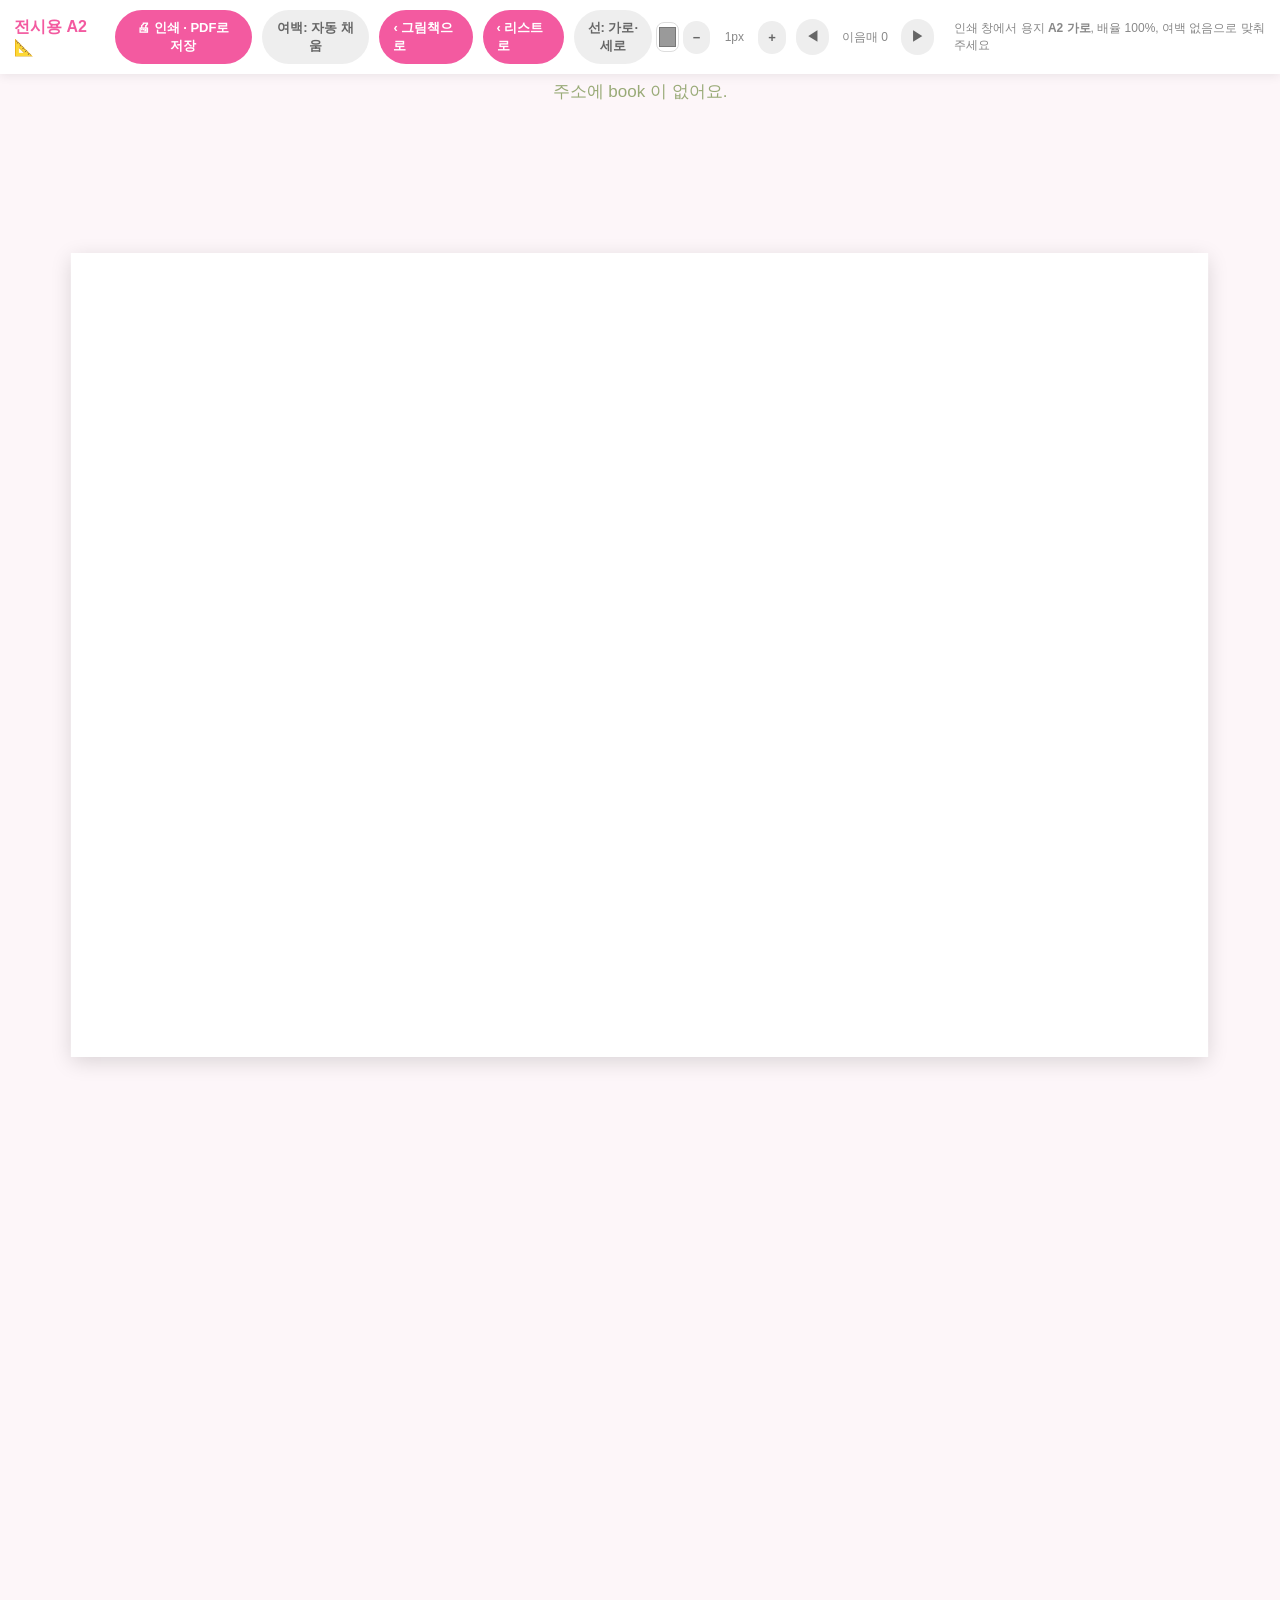
<file: a2.html>
<!doctype html>
<html lang="ko">
<head>
<meta charset="utf-8">
<meta name="viewport" content="width=device-width, initial-scale=1">
<title>그림책 전시용 A2 📐</title>
<style>
  :root { --pink:#F35AA0; --bg:#FDF6F9; }
  * { box-sizing:border-box; }
  html,body { margin:0; background:var(--bg); font-family:-apple-system,BlinkMacSystemFont,"Apple SD Gothic Neo","Noto Sans KR",sans-serif; }

  /* 화면 위 도구 모음 — 인쇄할 땐 숨긴다 */
  #bar { position:fixed; top:0; left:0; right:0; z-index:10; display:flex; gap:10px; align-items:center;
         padding:10px 14px; background:rgba(255,255,255,.94); box-shadow:0 2px 10px rgba(0,0,0,.08); }
  #bar .t { font-weight:800; color:var(--pink); margin-right:4px; }
  #bar .hint { color:#888; font-size:12px; margin-left:auto; }
  #bar button, #bar a { border:0; border-radius:999px; padding:9px 14px; font-size:13px; font-weight:700;
                        cursor:pointer; background:var(--pink); color:#fff; text-decoration:none; font-family:inherit; }
  #bar button.ghost { background:#eee; color:#666; }
  #seamBox, #lineBox { display:flex; align-items:center; gap:4px; }
  #lineBox button { padding:9px 10px; }
  #lineBox input[type=color] { width:30px; height:30px; padding:0; border:1px solid #ddd; border-radius:8px;
                               background:#fff; cursor:pointer; }
  #lineWVal { font-size:12px; color:#888; min-width:40px; text-align:center; }
  #seamBox button { padding:9px 10px; }
  #seamVal { font-size:12px; color:#888; min-width:64px; text-align:center; }
  #msg { padding:80px 20px; text-align:center; color:#9a7; font-size:17px; }

  /* A2 가로 한 장 = 594 x 420mm. 4열 x 2행 → 한 칸이 정확히 A5(148.5 x 210mm). */
  #wrap { display:flex; justify-content:center; padding:70px 10px 24px; overflow:hidden; width:100%; }
  /* flex 자식이라 그냥 두면 창 너비에 맞춰 눌린다 → 줄어들지 않게 고정. */
  .sheet { position:relative; --lineW:1px; --lineC:#9a9a9a; --vC:var(--lineC); --hC:var(--lineC);
           width:594mm; height:420mm; flex:0 0 auto; background:#fff; display:grid;
           grid-template-columns:repeat(4, 1fr); grid-template-rows:repeat(2, 1fr);
           transform-origin:top center; box-shadow:0 10px 40px rgba(0,0,0,.15); }
  .cell { position:relative; overflow:hidden; }
  /* 쪽과 쪽 사이 칸막이 선 — 자르거나 붙일 때 기준이 된다(바깥 테두리는 없음).
     칸에 border를 주면 그만큼 칸이 줄어 A5가 어긋난다 → 위에 겹쳐 그리는 층으로 뺐다.
     배경색이 아니라 border라서 인쇄 창의 '배경 그래픽' 설정과 상관없이 찍힌다. */
  .guides { position:absolute; inset:0; pointer-events:none; }
  .guides i { position:absolute; top:0; bottom:0; border-left:var(--lineW,1px) solid var(--vC,#9a9a9a); }
  .guides b { position:absolute; left:0; right:0; top:50%; border-top:var(--lineW,1px) solid var(--hC,#9a9a9a); }
  .sheet.lines-h    { --vC:transparent; }
  .sheet.lines-none { --vC:transparent; --hC:transparent; }
  /* 펼침면 한 장에서 왼쪽/오른쪽 반만 보여준다.
     칸 2배 너비 상자에 그림을 넣고(맞춤/채움), 오른쪽 반은 한 칸만큼 밀어 놓는다. */
  .cell img, .cell canvas { position:absolute; top:0; height:100%; width:200%; display:block; object-fit:contain; }
  .cell canvas { width:100%; }          /* 자동 채움은 칸에 딱 맞게 그려 둔다 */
  .cell img.r { left:-100%; }
  .cell img.l { left:0; }
  .sheet.fill .cell img { object-fit:cover; }

  @media print {
    @page { size:594mm 420mm; margin:0; }
    html,body { background:#fff; }
    #bar, #msg { display:none !important; }
    #wrap { padding:0; overflow:visible; height:auto !important; }
    .sheet { transform:none !important; box-shadow:none; }
  }
</style>
</head>
<body>
<div id="bar" hidden>
  <span class="t">전시용 A2 📐</span>
  <button id="printBtn">🖨 인쇄 · PDF로 저장</button>
  <button id="fillBtn" class="ghost">여백: 자동 채움</button>
  <a id="backBtn" class="ghost" href="#">‹ 그림책으로</a>
  <a id="listBtn" class="ghost" href="#">‹ 리스트로</a>
  <span id="lineBox">
    <button id="lineBtn" class="ghost" title="칸막이 선: 가로·세로 / 가로만 / 없음">선: 가로·세로</button>
    <input id="lineColor" type="color" value="#9a9a9a" title="선 색">
    <button id="lineThin" class="ghost" title="선 얇게">−</button><span id="lineWVal">1px</span><button id="lineThick" class="ghost" title="선 굵게">+</button>
  </span>
  <span id="seamBox"><button id="seamL" class="ghost" title="이음매 왼쪽으로">◀</button><span id="seamVal">이음매 0</span><button id="seamR" class="ghost" title="이음매 오른쪽으로">▶</button></span>
  <span id="dpi" class="hint"></span>
  <span class="hint">인쇄 창에서 용지 <b>A2 가로</b>, 배율 100%, 여백 없음으로 맞춰 주세요</span>
</div>
<div id="msg">전시용으로 펼치는 중… 📐</div>
<div id="wrap" hidden><div class="sheet" id="sheet"></div></div>
<script>
  var API = "https://script.google.com/macros/s/AKfycbzBg9ghzZSLv0J3MlUWMNVscBQuKVd2JgYS-HyiBAuqzPEh5qbGCUW9o_PorKOILx4/exec";
  // 그림 키우기(업스케일)를 부탁할 곳 — 앱이 쓰는 AI 프록시와 같은 웹앱.
  var AI_API = "https://script.google.com/macros/s/AKfycbyV5LibT5DHLAIwujt8u8yjkyBtxpzSMF5T2aepcPdbgvQITCKc7kou4mlqcNxIvLKZ/exec";
  var AI_SECRET = "artclasshub-ai-7Kq3mZ9x";
  // A2 한 칸(A5, 가로 148.5mm)에 필요한 가로 픽셀 — 인쇄소 권장 200dpi 기준.
  var HALF_MM = 148.5;
  function dpiOf(spreadWidth){ return Math.round((spreadWidth / 2) / (HALF_MM / 25.4)); }
  var LOW_DPI = 150;                 // 이보다 낮으면 전시 인쇄엔 너무 낮다고 본다
  var qp = new URLSearchParams(location.search);
  var bookId = qp.get("book");
  var classId = qp.get("class") || "";
  var el = function(id){ return document.getElementById(id); };

  /* 칸 배치 — 접지 않고 벽에 붙이는 전시용.
       위:  [1번 오른쪽=앞표지] [2번 왼쪽] [2번 오른쪽] [3번 왼쪽]
       아래: [3번 오른쪽]       [4번 왼쪽] [4번 오른쪽] [1번 왼쪽=뒤표지]
     → 2번·4번 펼침면은 그대로 이어 붙고, 3번은 위 오른쪽 끝에서 아래 왼쪽 끝으로 이어진다. */
  /// 쪽 수에 맞춰 칸을 만든다 — 4장이면 위 배치 그대로,
  /// 3장처럼 적게 올라온 책은 있는 만큼만 순서대로 채우고 뒤쪽 칸을 비운다.
  function layoutFor(n){
    var out = [{ file:0, half:"r" }];                  // 앞표지
    for (var i = 1; i < n; i++) { out.push({ file:i, half:"l" }); out.push({ file:i, half:"r" }); }
    out.push({ file:0, half:"l" });                    // 뒤표지
    while (out.length < 8) out.push(null);             // 남는 칸은 빈칸
    return out.slice(0, 8);
  }

  /// 아주 낮은 해상도일 때만 AI로 키운다(선화·일러스트용 확대 모델, 내용은 그대로 두고 크기만).
  /// 키가 없거나 실패하면 조용히 원본을 쓴다 — 인쇄는 어차피 된다.
  function upscaleIfTooLow(list){
    return Promise.all(list.map(function(u){
      return new Promise(function(res){
        var im = new Image(); im.crossOrigin = "anonymous";
        im.onerror = function(){ res({ url: u, w: 0 }); };
        im.onload = function(){ res({ url: u, w: im.naturalWidth, img: im }); };
        im.src = u;
      });
    })).then(function(info){
      var widths = info.map(function(x){ return x.w || 99999; });
      var worst = Math.min.apply(null, widths);
      var dpi = dpiOf(worst);
      el("dpi").textContent = "인쇄 해상도 약 " + dpi + " dpi";
      if (dpi >= LOW_DPI) return list;                       // 충분하면 그대로 쓴다

      el("dpi").textContent = "해상도가 낮아 키우는 중… (" + dpi + " dpi)";
      return Promise.all(info.map(function(x){
        if (!x.img || dpiOf(x.w) >= LOW_DPI) return x.url;   // 이 쪽은 충분
        var cv = document.createElement("canvas");
        cv.width = x.img.naturalWidth; cv.height = x.img.naturalHeight;
        cv.getContext("2d").drawImage(x.img, 0, 0);
        var b64;
        try { b64 = cv.toDataURL("image/jpeg", 0.92).split(",")[1]; } catch (e) { return x.url; }
        return fetch(AI_API, {
          method: "POST", headers: { "Content-Type": "text/plain;charset=utf-8" },
          body: JSON.stringify({ secret: AI_SECRET, action: "upscale", image: b64, scale: 2 })
        })
          .then(function(r){ return r.text(); })
          .then(function(t){ var d = null; try { d = JSON.parse(t); } catch (e) {}
            return (d && d.ok && d.image) ? ("data:image/png;base64," + d.image) : x.url; })
          .catch(function(){ return x.url; });
      })).then(function(done){
        var changed = done.some(function(u, i){ return u !== list[i]; });
        el("dpi").textContent = changed ? ("크게 키움 · 약 " + dpiOf(worst * 2) + " dpi")
                                        : ("약 " + dpi + " dpi (그대로 인쇄됩니다)");
        return done;
      });
    });
  }

  // 여백 처리 — keep(남김) / extend(가장자리 색으로 늘려 채움) / fill(꽉 채우되 잘림)
  var fillMode = "extend";
  var lastPages = null;
  // 자동으로 찾은 이음매가 그림과 살짝 어긋날 때 손으로 밀어 맞추는 값(원본 픽셀).
  var seamNudge = 0;

  // ── 그림 파일에 같이 저장된 테두리 잘라내기 ────────────────────────────
  //   어떤 쪽은 종이 카드의 회색 그림자 띠와 검은 실선까지 그림 안에 찍혀 있다
  //   (반 전체 11권 중 10권, 38쪽). 인쇄 시트에서는 그 부분만 빼고 쓴다.
  //   원본 파일은 건드리지 않는다 — 화면·인쇄에서만 잘라 쓴다.
  //   테두리는 '한 줄 안에서 색이 거의 변하지 않는다'는 점으로 알아본다.
  function lineStat(d, W, H, side, n){
    var horiz = (side === "l" || side === "r");
    var lines = horiz ? W : H, across = horiz ? H : W;
    var i = (side === "l" || side === "t") ? n : lines - 1 - n;
    var sum = 0, sum2 = 0, cnt = 0;
    for (var j = 0; j < across; j += 3) {
      var o = (horiz ? (j * W + i) : (i * W + j)) * 4;
      var g = (d[o] + d[o + 1] + d[o + 2]) / 3;
      sum += g; sum2 += g * g; cnt++;
    }
    var m = sum / cnt;
    return { mean: m, sd: Math.sqrt(Math.max(0, sum2 / cnt - m * m)) };
  }
  function borderRun(d, W, H, side){
    var lines = (side === "l" || side === "r") ? W : H;
    var cap = Math.round(lines * 0.12);       // 테두리는 얇다. 이보다 넓으면 그림의 일부로 본다.
    var n = 0;
    while (n < cap && lineStat(d, W, H, side, n).sd < 22) n++;
    if (n >= cap) n = 0;                      // 넓은 단색 면 = 일부러 비워 둔 배경
    for (var k = 0; k < 3; k++) {             // 남은 1~2px 실선까지 마저 벗긴다
      if (n + 4 >= lines) break;
      if (Math.abs(lineStat(d, W, H, side, n).mean - lineStat(d, W, H, side, n + 3).mean) > 55) n++;
      else break;
    }
    if (!n) return 0;
    var edge = lineStat(d, W, H, side, 0).mean;
    var inside = lineStat(d, W, H, side, Math.min(lines - 1, n + 2)).mean;
    // ① 종이보다 밝은 띠는 아이가 일부러 남긴 여백이다 — 손대지 않는다.
    //    다만 1~3px짜리 새하얀 실선은 얘기가 다르다. 그냥 두면 칸 여백을 그 줄로
    //    늘려 채우다 하얀 띠가 되어 '안 채워진 것처럼' 보인다(가리 이야기 3번 쪽).
    if (edge >= 225) return (n <= 3 && Math.abs(inside - edge) > 45) ? n : 0;
    // ② 어두운 테두리는 안쪽 그림과 뚝 끊긴다. 깊은 바다색처럼 어두운 그러데이션은
    //    평평하고 어둡지만 안쪽으로 이어지므로 여기서 걸러진다(그건 아이 그림이다).
    var darkest = 255;
    for (var q = 0; q < n; q++) darkest = Math.min(darkest, lineStat(d, W, H, side, q).mean);
    if (inside - darkest <= 45) return 0;
    return n;
  }
  function trimFrame(img){
    return new Promise(function(res){
      if (!img || !img.naturalWidth) { res(img); return; }
      var W = img.naturalWidth, H = img.naturalHeight;
      var cv = document.createElement("canvas"); cv.width = W; cv.height = H;
      var ctx = cv.getContext("2d", { willReadFrequently: true });
      ctx.drawImage(img, 0, 0);
      var d;
      try { d = ctx.getImageData(0, 0, W, H).data; } catch (e) { res(img); return; }
      var L = borderRun(d, W, H, "l"), R = borderRun(d, W, H, "r");
      var T = borderRun(d, W, H, "t"), B = borderRun(d, W, H, "b");
      if (!L && !R && !T && !B) { res(img); return; }   // 1px 실선도 놓치면 안 된다 —
                                                        // 칸 여백을 1px 늘려 채우다 검은 띠가 된다
      var w2 = W - L - R, h2 = H - T - B;
      if (w2 < W * 0.5 || h2 < H * 0.5) { res(img); return; }   // 너무 많이 자르면 그만둔다
      var oc = document.createElement("canvas"); oc.width = w2; oc.height = h2;
      oc.getContext("2d").drawImage(cv, L, T, w2, h2, 0, 0, w2, h2);
      var out = new Image();
      out.onload = function(){ res(out); };
      out.onerror = function(){ res(img); };
      out.src = oc.toDataURL("image/jpeg", 0.94);
    });
  }

  /// 그림 한가운데의 '거의 흰 세로 띠'(두 쪽 사이 여백)를 찾아 그 한가운데 x를 돌려준다.
  /// 아이 그림의 실제 이음매가 정확히 절반이 아닐 때, 칸막이 선과 어긋나 보이는 걸 막는다.
  /// 못 찾으면(가장자리까지 그림이 꽉 찬 경우) 그냥 절반을 쓴다.
  var seamCache = {};
  function seamCenter(img, key){
    if (seamCache[key] !== undefined) return seamCache[key];
    var W = img.naturalWidth, H = img.naturalHeight, mid = Math.round(W / 2);
    var band = Math.round(W * 0.12);                       // 가운데 ±12%만 살펴본다
    var x0 = Math.max(0, mid - band), x1 = Math.min(W - 1, mid + band);
    var cw = x1 - x0 + 1, ch = Math.min(H, 360);           // 세로는 360줄로 줄여 빠르게
    var cv = document.createElement("canvas"); cv.width = cw; cv.height = ch;
    var ctx = cv.getContext("2d", { willReadFrequently: true });
    var data;
    try {
      ctx.drawImage(img, x0, 0, cw, H, 0, 0, cw, ch);
      data = ctx.getImageData(0, 0, cw, ch).data;
    } catch (e) { seamCache[key] = mid; return mid; }

    // 세로줄마다 '무늬 정도'를 잰다 — 옆 줄과 얼마나 다른가(색과 무관).
    // 두 쪽 사이 여백은 배경색이 그대로 이어져 무늬가 거의 0이다(흰색이든 바다색이든).
    var energy = new Array(cw).fill(0);
    for (var x = 1; x < cw; x++) {
      var sum = 0;
      for (var y = 0; y < ch; y++) {
        var i = (y * cw + x) * 4, j = (y * cw + (x - 1)) * 4;
        sum += Math.abs(data[i] - data[j]) + Math.abs(data[i+1] - data[j+1]) + Math.abs(data[i+2] - data[j+2]);
      }
      energy[x] = sum / ch;                                 // 줄당 평균 차이(0~765)
    }
    energy[0] = energy[1] || 0;

    var FLAT = 2.0;                                         // 이 정도면 '무늬 없음'
    var flat = energy.map(function(e){ return e <= FLAT; });
    var c = mid - x0;
    // 한가운데에 무늬가 있으면(접는 선을 그렸거나 그림이 걸쳐 있으면) 거기가 곧 이음매다.
    // 예전엔 옆의 평평한 줄을 찾아갔는데, 그 여백은 대개 한쪽 쪽의 '배경'이라
    // 이음매가 그쪽으로 끌려갔다(실측: 768이어야 할 것이 719·730·752로 잡힘 → 옆 쪽 그림이 넘어옴).
    if (!flat[c]) { seamCache[key] = mid; return mid; }
    var a = c, b = c;
    while (a - 1 >= 0 && flat[a - 1]) a--;
    while (b + 1 < cw && flat[b + 1]) b++;
    // 너무 넓은 평지(그림이 거의 없는 쪽)는 이음매로 보기 어렵다 → 절반 유지
    if ((b - a + 1) > cw * 0.6) { seamCache[key] = mid; return mid; }
    var center = x0 + Math.round((a + b) / 2);
    if (Math.abs(center - mid) > W * 0.10) center = mid;    // 너무 멀면 믿지 않는다
    seamCache[key] = center;
    return center;
  }

  /// 칸에 남는 여백을, 안쪽 그림을 '점점 더' 늘려서 메운다.
  ///   안쪽(그림이 시작되는 선)에서는 하나도 안 늘리고, 바깥으로 갈수록 늘어난다.
  ///   → 늘리기 시작하는 자리에 꺾인 자국이 없고, 색도 선도 그대로 이어진다.
  ///   (뷰어의 '왼쪽/오른쪽 여백 채우기'와 같은 방식)
  ///   맨 끝 한 줄만 늘리던 예전 방식은 그 한 줄이 넓게 번져 얼룩처럼 보였다.
  function pushOut(ctx, cw, ch, side, gap){
    gap = Math.round(gap);
    if (gap < 1) return;
    var horiz = (side === "l" || side === "r");
    var lines  = horiz ? cw : ch;                 // 늘리는 방향의 길이
    var across = horiz ? ch : cw;                 // 그 반대 방향
    var band = Math.max(24, Math.min(gap * 7, Math.round((lines - 2 * gap) * 0.35)));
    var near = (side === "l" || side === "t");
    if (band < 8 || gap + band > lines) return;
    var p0    = near ? 0 : lines - gap - band;    // 다시 그릴 구간의 시작
    var inner = near ? (gap + band) : (lines - gap - band);   // 늘리기 시작하는 안쪽 선
    var wid = band + gap;
    var sd;
    try {
      sd = (horiz ? ctx.getImageData(p0, 0, wid, across) : ctx.getImageData(0, p0, across, wid)).data;
    } catch (e) {
      // 픽셀을 못 읽는 그림(다른 곳에서 온 그림) — 예전처럼 가장자리 한 줄을 늘린다.
      var self = ctx.canvas;
      if (side === "t")      ctx.drawImage(self, 0, gap, cw, 1, 0, 0, cw, gap + 1);
      else if (side === "b") ctx.drawImage(self, 0, ch - gap - 1, cw, 1, 0, ch - gap, cw, gap + 1);
      else if (side === "l") ctx.drawImage(self, gap, 0, 1, ch, 0, 0, gap + 1, ch);
      else                   ctx.drawImage(self, cw - gap - 1, 0, 1, ch, cw - gap, 0, gap + 1, ch);
      return;
    }
    var out = horiz ? ctx.createImageData(wid, across) : ctx.createImageData(across, wid);
    var od = out.data;
    for (var P = 0; P < wid; P++) {
      var d = near ? (inner - (p0 + P)) : ((p0 + P) - inner);
      var u = (-band + Math.sqrt(band * band + 4 * gap * d)) / (2 * gap);
      u = Math.max(0, Math.min(1, u));
      // 맨 끝 2px은 흐릿하게 번진 자국이라 색을 뽑는 데 쓰지 않는다.
      var sf = (near ? (inner - u * (band - 2)) : (inner + u * (band - 2))) - p0;
      var i0 = Math.max(0, Math.min(wid - 1, Math.floor(sf)));
      var i1 = Math.max(0, Math.min(wid - 1, i0 + 1));
      var f = sf - i0;
      for (var J = 0; J < across; J++) {
        var a = (horiz ? (J * wid + i0) : (i0 * across + J)) * 4;
        var b = (horiz ? (J * wid + i1) : (i1 * across + J)) * 4;
        var o = (horiz ? (J * wid + P)  : (P * across + J)) * 4;
        od[o]     = sd[a]     + (sd[b]     - sd[a])     * f;
        od[o + 1] = sd[a + 1] + (sd[b + 1] - sd[a + 1]) * f;
        od[o + 2] = sd[a + 2] + (sd[b + 2] - sd[a + 2]) * f;
        od[o + 3] = 255;
      }
    }
    if (horiz) ctx.putImageData(out, p0, 0); else ctx.putImageData(out, 0, p0);
  }

  /// 칸 하나를 캔버스로 그린다 — 그림 비율이 어떻든 같은 방식으로.
  ///   1) 반쪽을 칸 안에 통째로 넣고(잘리지 않게)
  ///   2) 남는 자리는 안쪽 그림의 '끝부분만 점점 크게' 늘려 메운다.
  ///      (뷰어의 왼쪽·오른쪽 여백 채우기와 같은 방식 — 이음매가 안 생긴다)
  function drawExtendedCell(cell, img, half, key){
    var W = img.naturalWidth, H = img.naturalHeight;
    if (!W || !H) return false;
    var sw = Math.floor(W / 2);
    var seam = seamCenter(img, key) + seamNudge;
    var sx = (half === "r") ? seam : (seam - sw);          // 그림 밖으로 나갈 수 있다

    var cw = sw, ch = Math.round(cw / 0.70707);            // 칸(A5) 비율
    var cv = document.createElement("canvas");
    cv.width = cw; cv.height = ch;
    var ctx = cv.getContext("2d", { willReadFrequently: true });
    ctx.imageSmoothingEnabled = true;

    // 반쪽 전체가 보이도록 맞춘다(가로·세로 중 더 빡빡한 쪽 기준).
    var scale = Math.min(cw / sw, ch / H);
    var dw = Math.round(sw * scale), dh = Math.round(H * scale);
    var dx = Math.round((cw - dw) / 2), dy = Math.round((ch - dh) / 2);

    // 원본 안쪽으로 잘라 읽을 구간(그림 밖은 못 읽는다)
    var cx = Math.max(0, sx), cx2 = Math.min(W, sx + sw);
    var cWid = Math.max(1, cx2 - cx);
    var offL = (cx - sx) * scale;                          // 왼쪽으로 모자란 만큼
    var offR = (sx + sw - cx2) * scale;                    // 오른쪽으로 모자란 만큼

    // ── 그림 본체 먼저
    var ix = dx + offL, iw = dw - offL - offR;
    ctx.drawImage(img, cx, 0, cWid, H, ix, dy, iw, dh);

    // ── 남는 자리는 '끝부분만 점점 크게' 늘려 메운다(1px 늘리기가 아니다)
    pushOut(ctx, cw, ch, "t", dy);
    pushOut(ctx, cw, ch, "b", ch - (dy + dh));
    pushOut(ctx, cw, ch, "l", ix);
    pushOut(ctx, cw, ch, "r", cw - (ix + iw));

    // ── 인쇄할 때만 드러나는 '거의 흰색' 얼룩 지우기 ───────────────────
    //   어떤 쪽은 흰 바탕에 (254,254,254)짜리 넓은 자국이 남아 있다.
    //   순백(255)과 딱 1단계 차이라 화면에선 안 보이지만, 프린터는 254를
    //   작은 점으로 흩뿌려 찍기 때문에 종이에서는 회색 그림자로 나온다.
    //   거의 흰색이면서 색기 없는(무채색) 점만 순백으로 눌러 준다 —
    //   연한 하늘색·미색 같은 '색이 있는' 옅은 칠은 그대로 둔다.
    try {
      var flat = ctx.getImageData(0, 0, cw, ch), fp = flat.data;
      for (var i = 0; i < fp.length; i += 4) {
        var r = fp[i], g = fp[i + 1], b = fp[i + 2];
        var mx = r > g ? (r > b ? r : b) : (g > b ? g : b);
        var mn = r < g ? (r < b ? r : b) : (g < b ? g : b);
        if (mn >= 250 && mx - mn <= 4) { fp[i] = 255; fp[i + 1] = 255; fp[i + 2] = 255; }
      }
      ctx.putImageData(flat, 0, 0);
    } catch (e) { /* 픽셀을 못 읽으면 그냥 둔다 */ }

    cell.appendChild(cv);
    return true;
  }

  function build(pages, imgs){
    lastPages = pages;
    var sheet = el("sheet");
    sheet.classList.toggle("fill", fillMode === "fill");
    sheet.innerHTML = "";
    layoutFor(pages.length).forEach(function(c){
      var cell = document.createElement("div"); cell.className = "cell";
      var src = c ? pages[c.file] : null;
      if (src) {
        var im = imgs && imgs[c.file];
        var done = false;
        if (fillMode === "extend" && im && im.naturalWidth) done = drawExtendedCell(cell, im, c.half, c.file);
        if (!done) {
          var img = document.createElement("img");
          img.className = c.half; img.src = src; img.alt = "";
          cell.appendChild(img);
        }
      }
      sheet.appendChild(cell);
    });
    var g = document.createElement("div"); g.className = "guides"; g.setAttribute("aria-hidden", "true");
    g.innerHTML = '<i style="left:25%"></i><i style="left:50%"></i><i style="left:75%"></i><b></b>';
    sheet.appendChild(g);
    el("msg").hidden = true; el("bar").hidden = false; el("wrap").hidden = false;
    fitToScreen();
  }

  /// 화면에서는 A2 한 장이 창보다 훨씬 크므로 축소해서 통째로 보여준다(인쇄 크기는 그대로).
  function fitToScreen(){
    var sheet = el("sheet");
    // 창 크기를 아직 못 재는 순간(0이나 음수)엔 억지로 줄이지 않는다.
    var availW = Math.max(200, window.innerWidth - 24);
    var availH = Math.max(200, window.innerHeight - 96);   // 위 도구 모음과 여백을 뺀 높이
    var w = sheet.offsetWidth || 1, h = sheet.offsetHeight || 1;
    var s = Math.max(0.05, Math.min(1, availW / w, availH / h));   // 한 장이 통째로 보이게
    sheet.style.transform = "scale(" + s + ")";
    // 아래위 padding(70+24)도 높이에 포함된다(box-sizing:border-box).
    // 이걸 빼먹어서 축소된 A2 한 장의 아래쪽 70px이 잘려 나갔다(아래 줄 그림이 짤림).
    el("wrap").style.height = (sheet.offsetHeight * s + 70 + 24) + "px";
  }
  window.addEventListener("resize", fitToScreen);

  el("printBtn").addEventListener("click", function(){ window.print(); });
  el("fillBtn").addEventListener("click", function(){
    fillMode = (fillMode === "extend") ? "fill" : (fillMode === "fill" ? "keep" : "extend");
    this.textContent = fillMode === "extend" ? "여백: 자동 채움"
                     : fillMode === "fill"   ? "여백: 꽉 채움(가장자리 잘림)"
                                             : "여백: 남김";
    if (lastPages) rebuild(lastPages);
  });

  // ── 칸막이 선 조절 ────────────────────────────────────────────────
  //   전시 방법에 따라 필요한 게 다르다 — 잘라 붙일 땐 가로·세로 다,
  //   한 장으로 붙일 땐 없거나 가로만. 색·굵기도 벽 색에 맞춰 바꾼다.
  var LINE_MODES = ["all", "h", "none"];
  var LINE_LABEL = { all: "선: 가로·세로", h: "선: 가로만", none: "선: 없음" };
  var LINE_STEPS = [0.5, 1, 1.5, 2, 3, 4, 6];
  function lineGet(k, dflt){ try { return localStorage.getItem(k) || dflt; } catch (e) { return dflt; } }
  function lineSet(k, v){ try { localStorage.setItem(k, v); } catch (e) {} }
  var lineMode  = LINE_MODES.indexOf(lineGet("a2LineMode", "all")) >= 0 ? lineGet("a2LineMode", "all") : "all";
  var lineColor = lineGet("a2LineColor", "#9a9a9a");
  var lineW     = parseFloat(lineGet("a2LineW", "1")) || 1;

  function applyLines(){
    var sheet = el("sheet");
    sheet.classList.remove("lines-h", "lines-none");
    if (lineMode !== "all") sheet.classList.add("lines-" + lineMode);
    sheet.style.setProperty("--lineC", lineColor);
    sheet.style.setProperty("--lineW", lineW + "px");
    el("lineBtn").textContent = LINE_LABEL[lineMode];
    el("lineColor").value = lineColor;
    el("lineWVal").textContent = lineW + "px";
  }
  el("lineBtn").addEventListener("click", function(){
    lineMode = LINE_MODES[(LINE_MODES.indexOf(lineMode) + 1) % LINE_MODES.length];
    lineSet("a2LineMode", lineMode); applyLines();
  });
  el("lineColor").addEventListener("input", function(){
    lineColor = this.value; lineSet("a2LineColor", lineColor); applyLines();
  });
  function stepW(dir){
    var i = LINE_STEPS.indexOf(lineW);
    if (i < 0) { i = 1; }                                  // 목록에 없는 값이면 1px 자리에서 출발
    i = Math.max(0, Math.min(LINE_STEPS.length - 1, i + dir));
    lineW = LINE_STEPS[i]; lineSet("a2LineW", String(lineW)); applyLines();
  }
  el("lineThin").addEventListener("click", function(){ stepW(-1); });
  el("lineThick").addEventListener("click", function(){ stepW(1); });
  applyLines();

  function setNudge(v){
    seamNudge = v;
    el("seamVal").textContent = "이음매 " + (v > 0 ? "+" : "") + v;
    if (lastPages) rebuild(lastPages);
  }
  el("seamL").addEventListener("click", function(){ setNudge(seamNudge - 6); });
  el("seamR").addEventListener("click", function(){ setNudge(seamNudge + 6); });

  /// 지금 쓰는 그림들을 다시 불러 화면을 새로 그린다(자동 채움은 캔버스라 원본이 필요).
  function rebuild(list){
    seamCache = {};                                     // 그림이 바뀌면 이음매도 다시 찾는다
    // 먼저 crossOrigin 으로 불러온다(이음매를 찾으려면 픽셀을 읽어야 해서).
    // 그게 막히면 그냥 불러온다 — 픽셀은 못 읽어도 '그리기'는 되므로
    // 여백 채우기는 모든 그림에 똑같이 적용된다.
    function load(u){
      return new Promise(function(res){
        var a = new Image(); a.crossOrigin = "anonymous";
        a.onload = function(){ res(a); };
        a.onerror = function(){
          var b = new Image();
          b.onload = function(){ res(b); };
          b.onerror = function(){ res(null); };
          b.src = u;
        };
        a.src = u;
      });
    }
    Promise.all(list.map(load))
      .then(function(imgs){ return Promise.all(imgs.map(trimFrame)); })
      .then(function(imgs){ build(list, imgs); });
  }

  el("backBtn").href = "viewer.html?book=" + encodeURIComponent(bookId || "")
                     + (classId ? "&class=" + encodeURIComponent(classId) : "");
  // 반 갤러리 목록으로 — 반코드를 모르면 갤러리 첫 화면으로.
  el("listBtn").href = classId ? "./?class=" + encodeURIComponent(classId) : "./";

  // ── 인쇄·PDF 저장 때 파일 이름 ────────────────────────────────────
  //   크롬은 '문서 제목'을 그대로 파일 이름으로 쓴다. 그냥 두면 모든 책이
  //   '그림책 전시용 A2 📐.pdf'로 저장돼 서로 덮어쓴다.
  //   반 목록에서 이 책의 학생 이름을 찾아 제목을 바꾼다.
  //   (같은 학생이 두 권을 올린 경우도 있어 책 제목을 함께 붙인다.)
  function setDocTitle(){
    if (!bookId || !classId) return;
    fetch(API + "?class=" + encodeURIComponent(classId))
      .then(function(r){ return r.json(); })
      .then(function(d){
        if (!d || !d.ok || !d.books) return;
        var me = null;
        for (var i = 0; i < d.books.length; i++) {
          if (d.books[i].bookId === bookId) { me = d.books[i]; break; }
        }
        if (!me) return;
        var name = String(me.student || "").trim();
        var t = String(me.title || "").replace(/\s+/g, " ").trim();
        var base = (name && t) ? (name + " - " + t) : (name || t);
        // 파일 이름에 못 쓰는 글자는 빼고, 너무 길면 자른다.
        base = base.replace(/[\\/:*?"<>|]/g, " ").replace(/\s+/g, " ").trim().slice(0, 60);
        if (base) document.title = base + " (전시용 A2)";
      })
      .catch(function(){ /* 못 읽으면 원래 제목 그대로 */ });
  }
  setDocTitle();

  if (!bookId) { el("msg").textContent = "주소에 book 이 없어요."; }
  else {
    fetch(API + "?book=" + encodeURIComponent(bookId))
      .then(function(r){ return r.json(); })
      .then(function(d){
        if (!d.ok || !d.pages || !d.pages.length) { el("msg").textContent = "그림책을 찾지 못했어요 😢"; return; }
        rebuild(d.pages);                      // 먼저 원본으로 보여주고
        upscaleIfTooLow(d.pages).then(function(better){
          if (better.some(function(u, i){ return u !== d.pages[i]; })) rebuild(better);
        });
      })
      .catch(function(){ el("msg").textContent = "불러오지 못했어요. 잠시 뒤 다시 열어 주세요."; });
  }
</script>
</body>
</html>
</file>
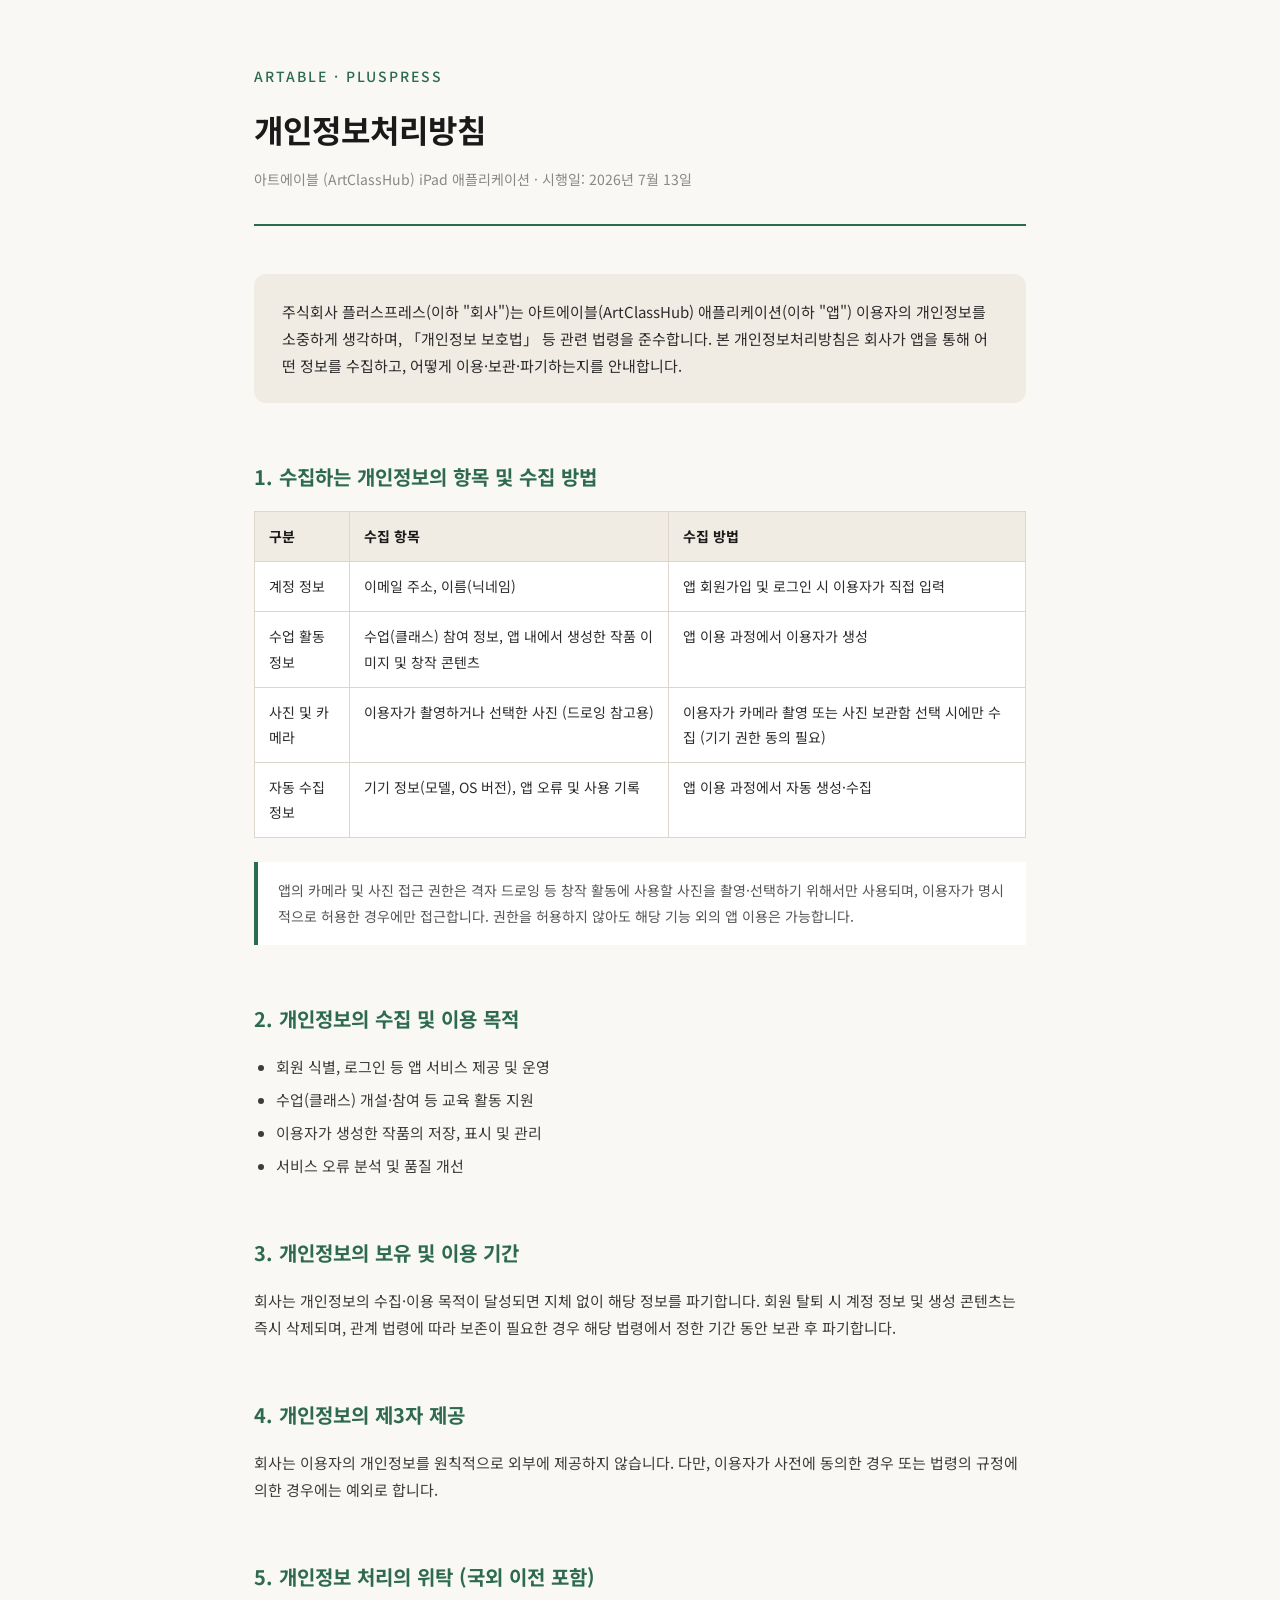
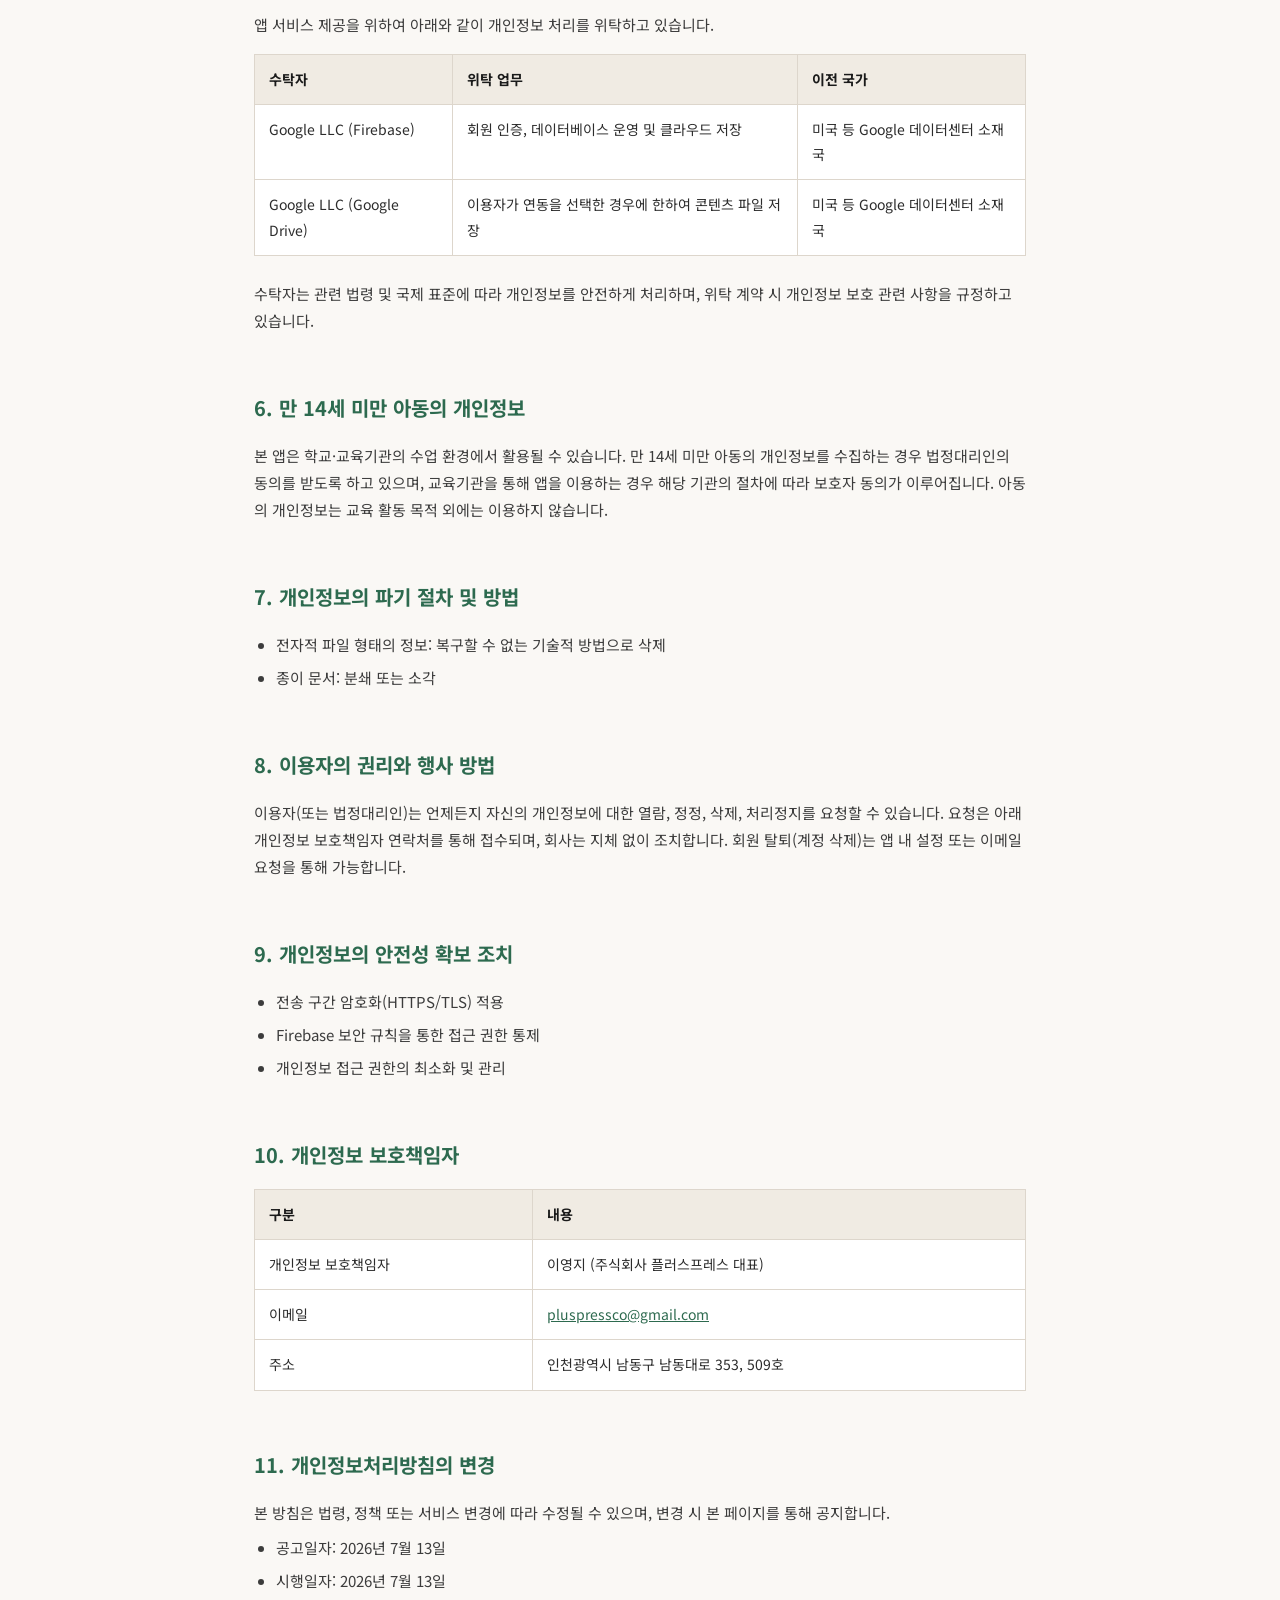
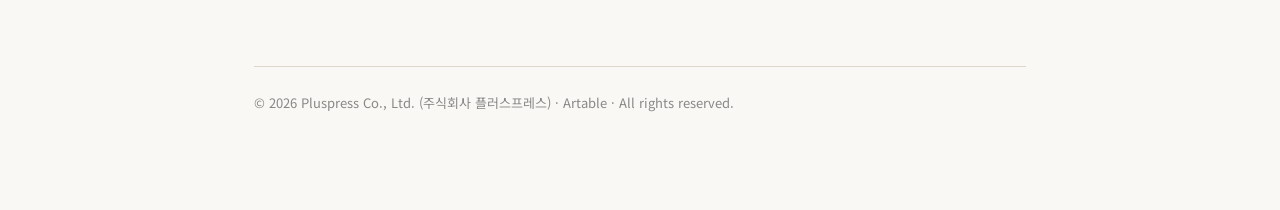
<file: privacy.html>
<!DOCTYPE html>
<html lang="ko">
<head>
<meta charset="UTF-8">
<meta name="viewport" content="width=device-width, initial-scale=1.0">
<title>개인정보처리방침 | 아트에이블 (ArtClassHub)</title>
<style>
  @import url('https://fonts.googleapis.com/css2?family=Noto+Sans+KR:wght@300;400;500;700&display=swap');

  * { margin: 0; padding: 0; box-sizing: border-box; }

  body {
    font-family: 'Noto Sans KR', -apple-system, BlinkMacSystemFont, sans-serif;
    background: #faf8f5;
    color: #2c2c2c;
    line-height: 1.8;
    font-weight: 400;
  }

  .container {
    max-width: 820px;
    margin: 0 auto;
    padding: 64px 24px 96px;
  }

  header {
    border-bottom: 2px solid #2d6a4f;
    padding-bottom: 32px;
    margin-bottom: 48px;
  }

  .brand {
    font-size: 14px;
    font-weight: 500;
    color: #2d6a4f;
    letter-spacing: 2px;
    margin-bottom: 12px;
  }

  h1 {
    font-size: 32px;
    font-weight: 700;
    color: #1a1a1a;
    margin-bottom: 8px;
  }

  .meta {
    font-size: 14px;
    color: #888;
  }

  .intro {
    background: #f0ebe3;
    border-radius: 12px;
    padding: 24px 28px;
    font-size: 15px;
    margin-bottom: 48px;
  }

  h2 {
    font-size: 20px;
    font-weight: 700;
    color: #2d6a4f;
    margin: 48px 0 16px;
    padding-top: 8px;
  }

  h3 {
    font-size: 16px;
    font-weight: 700;
    color: #1a1a1a;
    margin: 24px 0 8px;
  }

  p, li { font-size: 15px; color: #3c3c3c; }

  ul, ol { padding-left: 22px; margin: 8px 0 16px; }
  li { margin-bottom: 6px; }

  table {
    width: 100%;
    border-collapse: collapse;
    margin: 16px 0 24px;
    font-size: 14px;
  }

  th, td {
    border: 1px solid #ddd6cc;
    padding: 12px 14px;
    text-align: left;
    vertical-align: top;
  }

  th {
    background: #f0ebe3;
    font-weight: 700;
    color: #1a1a1a;
    white-space: nowrap;
  }

  td { background: #fff; }

  .notice {
    background: #fff;
    border-left: 4px solid #2d6a4f;
    padding: 16px 20px;
    margin: 16px 0;
    font-size: 14px;
    color: #555;
  }

  footer {
    margin-top: 72px;
    padding-top: 24px;
    border-top: 1px solid #ddd6cc;
    font-size: 13px;
    color: #888;
  }

  a { color: #2d6a4f; }

  @media (max-width: 600px) {
    .container { padding: 40px 18px 64px; }
    h1 { font-size: 24px; }
    h2 { font-size: 18px; }
    table { font-size: 13px; }
    th, td { padding: 8px 10px; }
  }
</style>
</head>
<body>
<div class="container">

  <header>
    <div class="brand">ARTABLE · PLUSPRESS</div>
    <h1>개인정보처리방침</h1>
    <p class="meta">아트에이블 (ArtClassHub) iPad 애플리케이션 · 시행일: 2026년 7월 13일</p>
  </header>

  <div class="intro">
    주식회사 플러스프레스(이하 "회사")는 아트에이블(ArtClassHub) 애플리케이션(이하 "앱") 이용자의
    개인정보를 소중하게 생각하며, 「개인정보 보호법」 등 관련 법령을 준수합니다.
    본 개인정보처리방침은 회사가 앱을 통해 어떤 정보를 수집하고, 어떻게 이용·보관·파기하는지를 안내합니다.
  </div>

  <h2>1. 수집하는 개인정보의 항목 및 수집 방법</h2>

  <table>
    <tr>
      <th>구분</th>
      <th>수집 항목</th>
      <th>수집 방법</th>
    </tr>
    <tr>
      <td>계정 정보</td>
      <td>이메일 주소, 이름(닉네임)</td>
      <td>앱 회원가입 및 로그인 시 이용자가 직접 입력</td>
    </tr>
    <tr>
      <td>수업 활동 정보</td>
      <td>수업(클래스) 참여 정보, 앱 내에서 생성한 작품 이미지 및 창작 콘텐츠</td>
      <td>앱 이용 과정에서 이용자가 생성</td>
    </tr>
    <tr>
      <td>사진 및 카메라</td>
      <td>이용자가 촬영하거나 선택한 사진 (드로잉 참고용)</td>
      <td>이용자가 카메라 촬영 또는 사진 보관함 선택 시에만 수집 (기기 권한 동의 필요)</td>
    </tr>
    <tr>
      <td>자동 수집 정보</td>
      <td>기기 정보(모델, OS 버전), 앱 오류 및 사용 기록</td>
      <td>앱 이용 과정에서 자동 생성·수집</td>
    </tr>
  </table>

  <div class="notice">
    앱의 카메라 및 사진 접근 권한은 격자 드로잉 등 창작 활동에 사용할 사진을 촬영·선택하기 위해서만
    사용되며, 이용자가 명시적으로 허용한 경우에만 접근합니다. 권한을 허용하지 않아도 해당 기능 외의
    앱 이용은 가능합니다.
  </div>

  <h2>2. 개인정보의 수집 및 이용 목적</h2>
  <ul>
    <li>회원 식별, 로그인 등 앱 서비스 제공 및 운영</li>
    <li>수업(클래스) 개설·참여 등 교육 활동 지원</li>
    <li>이용자가 생성한 작품의 저장, 표시 및 관리</li>
    <li>서비스 오류 분석 및 품질 개선</li>
  </ul>

  <h2>3. 개인정보의 보유 및 이용 기간</h2>
  <p>
    회사는 개인정보의 수집·이용 목적이 달성되면 지체 없이 해당 정보를 파기합니다.
    회원 탈퇴 시 계정 정보 및 생성 콘텐츠는 즉시 삭제되며, 관계 법령에 따라 보존이 필요한 경우
    해당 법령에서 정한 기간 동안 보관 후 파기합니다.
  </p>

  <h2>4. 개인정보의 제3자 제공</h2>
  <p>
    회사는 이용자의 개인정보를 원칙적으로 외부에 제공하지 않습니다.
    다만, 이용자가 사전에 동의한 경우 또는 법령의 규정에 의한 경우에는 예외로 합니다.
  </p>

  <h2>5. 개인정보 처리의 위탁 (국외 이전 포함)</h2>
  <p>앱 서비스 제공을 위하여 아래와 같이 개인정보 처리를 위탁하고 있습니다.</p>

  <table>
    <tr>
      <th>수탁자</th>
      <th>위탁 업무</th>
      <th>이전 국가</th>
    </tr>
    <tr>
      <td>Google LLC (Firebase)</td>
      <td>회원 인증, 데이터베이스 운영 및 클라우드 저장</td>
      <td>미국 등 Google 데이터센터 소재국</td>
    </tr>
    <tr>
      <td>Google LLC (Google Drive)</td>
      <td>이용자가 연동을 선택한 경우에 한하여 콘텐츠 파일 저장</td>
      <td>미국 등 Google 데이터센터 소재국</td>
    </tr>
  </table>

  <p>
    수탁자는 관련 법령 및 국제 표준에 따라 개인정보를 안전하게 처리하며, 위탁 계약 시
    개인정보 보호 관련 사항을 규정하고 있습니다.
  </p>

  <h2>6. 만 14세 미만 아동의 개인정보</h2>
  <p>
    본 앱은 학교·교육기관의 수업 환경에서 활용될 수 있습니다. 만 14세 미만 아동의 개인정보를
    수집하는 경우 법정대리인의 동의를 받도록 하고 있으며, 교육기관을 통해 앱을 이용하는 경우
    해당 기관의 절차에 따라 보호자 동의가 이루어집니다. 아동의 개인정보는 교육 활동 목적
    외에는 이용하지 않습니다.
  </p>

  <h2>7. 개인정보의 파기 절차 및 방법</h2>
  <ul>
    <li>전자적 파일 형태의 정보: 복구할 수 없는 기술적 방법으로 삭제</li>
    <li>종이 문서: 분쇄 또는 소각</li>
  </ul>

  <h2>8. 이용자의 권리와 행사 방법</h2>
  <p>
    이용자(또는 법정대리인)는 언제든지 자신의 개인정보에 대한 열람, 정정, 삭제, 처리정지를
    요청할 수 있습니다. 요청은 아래 개인정보 보호책임자 연락처를 통해 접수되며, 회사는 지체 없이
    조치합니다. 회원 탈퇴(계정 삭제)는 앱 내 설정 또는 이메일 요청을 통해 가능합니다.
  </p>

  <h2>9. 개인정보의 안전성 확보 조치</h2>
  <ul>
    <li>전송 구간 암호화(HTTPS/TLS) 적용</li>
    <li>Firebase 보안 규칙을 통한 접근 권한 통제</li>
    <li>개인정보 접근 권한의 최소화 및 관리</li>
  </ul>

  <h2>10. 개인정보 보호책임자</h2>
  <table>
    <tr>
      <th>구분</th>
      <th>내용</th>
    </tr>
    <tr>
      <td>개인정보 보호책임자</td>
      <td>이영지 (주식회사 플러스프레스 대표)</td>
    </tr>
    <tr>
      <td>이메일</td>
      <td><a href="mailto:pluspressco@gmail.com">pluspressco@gmail.com</a></td>
    </tr>
    <tr>
      <td>주소</td>
      <td>인천광역시 남동구 남동대로 353, 509호</td>
    </tr>
  </table>

  <h2>11. 개인정보처리방침의 변경</h2>
  <p>
    본 방침은 법령, 정책 또는 서비스 변경에 따라 수정될 수 있으며, 변경 시 본 페이지를 통해
    공지합니다.
  </p>
  <ul>
    <li>공고일자: 2026년 7월 13일</li>
    <li>시행일자: 2026년 7월 13일</li>
  </ul>

  <footer>
    © 2026 Pluspress Co., Ltd. (주식회사 플러스프레스) · Artable · All rights reserved.
  </footer>

</div>
</body>
</html>
</file>
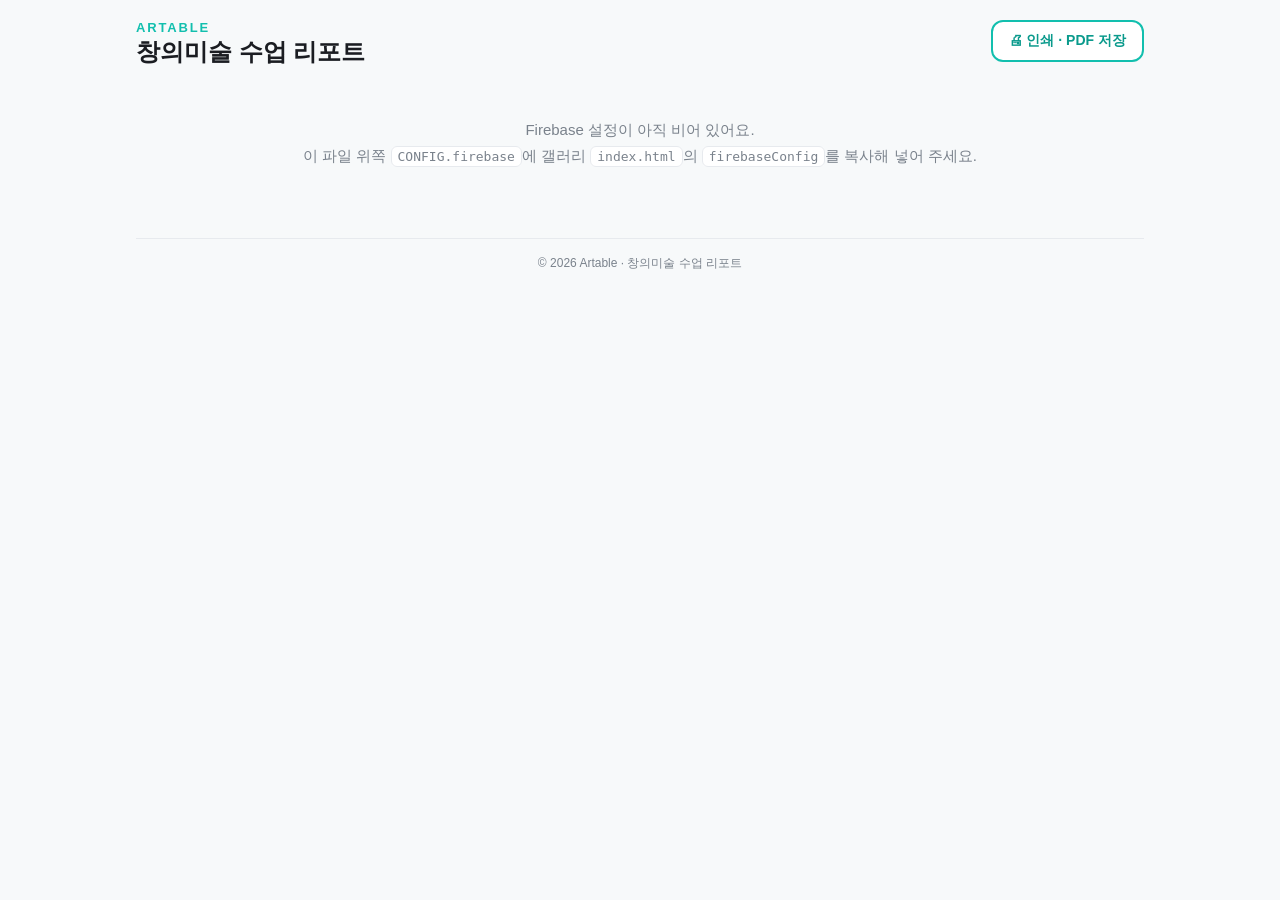
<file: report-artable.html>
<!doctype html>
<html lang="ko">
<head>
<meta charset="utf-8">
<meta name="viewport" content="width=device-width, initial-scale=1">
<title>Artable 리포트</title>
<style>
  :root{
    --mint:#12BFAE; --mint-dark:#0A9A8C; --pink:#F35AA0;
    --ink:#1B1D22; --sub:#7A828C; --line:#E7EAEE; --bg:#F7F9FA; --card:#fff;
  }
  *{box-sizing:border-box; -webkit-tap-highlight-color:transparent}
  body{margin:0; background:var(--bg); color:var(--ink);
       font-family:-apple-system,BlinkMacSystemFont,"Apple SD Gothic Neo","Noto Sans KR",sans-serif;
       -webkit-text-size-adjust:100%}
  .wrap{max-width:1040px; margin:0 auto; padding:20px 16px 60px}

  /* 머리말 */
  header{display:flex; align-items:flex-start; gap:12px; flex-wrap:wrap; margin-bottom:6px}
  .brand{font-size:13px; font-weight:800; letter-spacing:.14em; color:var(--mint)}
  h1{font-size:24px; font-weight:800; margin:2px 0 4px; line-height:1.25}
  .meta{font-size:13px; color:var(--sub)}
  .spacer{flex:1}
  .btn{border:2px solid var(--mint); background:#fff; color:var(--mint-dark);
       font-weight:800; font-size:14px; padding:10px 16px; border-radius:12px; cursor:pointer}
  .btn:active{background:#F1FCFA}

  /* 필터 */
  .filters{margin:16px 0 8px; display:flex; flex-direction:column; gap:8px}
  .chips{display:flex; flex-wrap:wrap; gap:8px}
  .chip{border:1px solid var(--line); background:#fff; color:#3C4450; font-size:14px; font-weight:600;
        padding:8px 14px; border-radius:999px; cursor:pointer}
  .chip.on{background:var(--mint); border-color:var(--mint); color:#fff}
  .flabel{font-size:12px; font-weight:700; color:var(--sub)}

  /* 요약 */
  .stats{display:grid; grid-template-columns:repeat(auto-fit,minmax(120px,1fr)); gap:10px; margin:16px 0 26px}
  .stat{background:var(--card); border:1px solid var(--line); border-radius:14px; padding:14px}
  .stat .n{font-size:26px; font-weight:800; line-height:1.1}
  .stat .k{font-size:12px; color:var(--sub); margin-top:4px; font-weight:600}

  /* 섹션 */
  section{margin:0 0 34px}
  h2{font-size:18px; font-weight:800; margin:0 0 4px; display:flex; align-items:center; gap:8px}
  h2 .cnt{font-size:13px; font-weight:700; color:var(--sub)}
  .hint{font-size:12px; color:var(--sub); margin:0 0 12px}
  .day{margin:0 0 20px}
  .day h3{font-size:15px; font-weight:800; margin:0 0 8px; color:var(--mint-dark)}
  .grid{display:grid; grid-template-columns:repeat(auto-fill,minmax(150px,1fr)); gap:12px}
  .item{background:var(--card); border:1px solid var(--line); border-radius:12px; overflow:hidden}
  .item img{width:100%; aspect-ratio:4/3; object-fit:cover; display:block; background:#EEF1F3}
  .item .cap{padding:7px 9px; font-size:12px; color:#3C4450; font-weight:600;
             white-space:nowrap; overflow:hidden; text-overflow:ellipsis}
  .item .cap small{display:block; color:var(--sub); font-weight:500}
  .book img{aspect-ratio:3/2; object-fit:contain; background:#fff}
  a.book{text-decoration:none; color:inherit; display:block}
  .empty{font-size:14px; color:var(--sub); padding:14px 0}
  .msg{padding:40px 16px; text-align:center; color:var(--sub); font-size:15px; line-height:1.7}
  .msg code{background:#fff; border:1px solid var(--line); border-radius:6px; padding:2px 6px; font-size:13px}
  footer{border-top:1px solid var(--line); margin-top:30px; padding-top:16px;
         font-size:12px; color:var(--sub); text-align:center}

  /* 인쇄(A4 결과보고서 첨부용) */
  @media print{
    @page{size:A4; margin:14mm}
    body{background:#fff}
    .wrap{max-width:none; padding:0}
    .btn,.filters{display:none !important}
    .stats{grid-template-columns:repeat(5,1fr); gap:6px}
    .stat{border-color:#CFD5DB}
    .grid{grid-template-columns:repeat(3,1fr); gap:6px}
    .item,.stat,.day{break-inside:avoid; page-break-inside:avoid}
    section{break-before:auto}
    h2{break-after:avoid}
    a{color:inherit; text-decoration:none}
  }
</style>
</head>
<body>
<div class="wrap">
  <header>
    <div>
      <div class="brand">ARTABLE</div>
      <h1 id="title">창의미술 수업 리포트</h1>
      <div class="meta" id="meta">불러오는 중…</div>
    </div>
    <div class="spacer"></div>
    <button class="btn" onclick="window.print()">🖨 인쇄 · PDF 저장</button>
  </header>

  <div id="guard" class="msg" hidden></div>
  <div id="body" hidden>
    <div class="filters">
      <div>
        <div class="flabel">기관</div>
        <div class="chips" id="orgChips"></div>
      </div>
      <div>
        <div class="flabel">학생</div>
        <div class="chips" id="nameChips"></div>
      </div>
    </div>

    <div class="stats" id="stats"></div>

    <section id="secPhotos">
      <h2>📷 회차별 수업 사진 <span class="cnt" id="cntPhotos"></span></h2>
      <p class="hint">수업일별로 모은 활동 사진이에요.</p>
      <div id="photos"></div>
    </section>

    <section id="secWorks">
      <h2>🎨 학생 작품 <span class="cnt" id="cntWorks"></span></h2>
      <div class="grid" id="works"></div>
    </section>

    <section id="secBooks">
      <h2>📚 그림책 <span class="cnt" id="cntBooks"></span></h2>
      <p class="hint">표지를 누르면 온라인 그림책이 열려요.</p>
      <div class="grid" id="books"></div>
    </section>
  </div>

  <footer>
    © <span id="year"></span> Artable · 창의미술 수업 리포트<br>
    <span id="src"></span>
  </footer>
</div>

<script type="module">
// ───────────────────────────────────────────────────────────────────
// 설정 — 여기만 고치면 됩니다.
// ───────────────────────────────────────────────────────────────────
const CONFIG = {
  reportTitle: "창의미술 수업 리포트",

  // ⬇️ Firebase 웹 설정. 갤러리 index.html 안의 firebaseConfig를 그대로 복사해 넣으세요.
  //    "PASTE"가 남아 있으면 안내 화면만 나옵니다(빈 화면 대신).
  firebase: {
    apiKey: "PASTE",
    authDomain: "PASTE",
    projectId: "PASTE",
    storageBucket: "PASTE",
    messagingSenderId: "PASTE",
    appId: "PASTE"
  },

  // 리포트에 포함할 수업명. 반 이름(class_name)에 이 말이 들어간 반만 집계합니다.
  // 예: ["창의미술"] → 도자기·서예 등 다른 수업은 제외. []이면 전체 수업.
  classNames: ["창의미술"],

  // 대상 반 코드 화이트리스트(용역 리포트처럼 일부 기관만 넣을 때).
  // 예: ["YH1234", "YH5678", "BR9012"]. []이면 classNames 조건에 맞는 반 전체.
  classCodes: [],

  // 집계 기간. "2026-01-01" 형식, 비우면 전체 기간.
  period: { from: "", to: "" }
};

// URL로도 덮어쓸 수 있어요 (링크 하나로 필터된 리포트 공유용)
//   ?name=창의미술&class=YH1234,YH5678&from=2026-03-01&to=2026-12-31&print=1
const qp = new URLSearchParams(location.search);
if (qp.get("name"))  CONFIG.classNames = qp.get("name").split(",").filter(Boolean);
if (qp.get("class")) CONFIG.classCodes = qp.get("class").split(",").filter(Boolean);
if (qp.get("from"))  CONFIG.period.from = qp.get("from");
if (qp.get("to"))    CONFIG.period.to   = qp.get("to");
if (qp.get("title")) CONFIG.reportTitle = qp.get("title");

// 온라인 그림책 뷰어 (같은 GitHub Pages 폴더 기준)
const VIEWER = "viewer.html";

// ───────────────────────────────────────────────────────────────────
const el = (id) => document.getElementById(id);
el("year").textContent = new Date().getFullYear();
el("title").textContent = CONFIG.reportTitle;

function guard(html) { el("guard").innerHTML = html; el("guard").hidden = false; el("meta").textContent = ""; }

if (String(CONFIG.firebase.projectId).indexOf("PASTE") === 0) {
  guard('Firebase 설정이 아직 비어 있어요.<br>이 파일 위쪽 <code>CONFIG.firebase</code>에 갤러리 <code>index.html</code>의 <code>firebaseConfig</code>를 복사해 넣어 주세요.');
} else {
  main().catch((e) => guard("데이터를 불러오지 못했어요.<br><small>" + String(e) + "</small>"));
}

async function main() {
  const { initializeApp } = await import("https://www.gstatic.com/firebasejs/10.12.2/firebase-app.js");
  const { getFirestore, collection, getDocs } =
    await import("https://www.gstatic.com/firebasejs/10.12.2/firebase-firestore.js");

  const db = getFirestore(initializeApp(CONFIG.firebase));
  const readAll = async (name) => (await getDocs(collection(db, name))).docs.map((d) => ({ id: d.id, ...d.data() }));

  // 규모가 작아(수백 건) 전부 읽고 화면에서 걸러요 — 복합 인덱스가 필요 없어 운영이 단순합니다.
  const [classes, materials, submissions, storybooks] = await Promise.all(
    ["classes", "materials", "submissions", "storybooks"].map(readAll)
  );

  // 1) 대상 반 고르기
  const nameOK = (s) => !CONFIG.classNames.length ||
    CONFIG.classNames.some((n) => String(s || "").indexOf(n) >= 0);
  const codeOK = (c) => !CONFIG.classCodes.length || CONFIG.classCodes.indexOf(String(c || "")) >= 0;
  const target = classes.filter((c) => nameOK(c.class_name) && codeOK(c.class_code));

  if (!target.length) {
    guard("조건에 맞는 반이 없어요.<br><small>수업명: " + (CONFIG.classNames.join(", ") || "전체") + "</small>");
    return;
  }

  const byId = {}, byCode = {}, codes = new Set(), ids = new Set();
  target.forEach((c) => {
    byId[c.id] = c; byCode[String(c.class_code || "")] = c;
    ids.add(c.id); codes.add(String(c.class_code || ""));
  });
  const orgOf = (c) => (c && (c.school_name || c.class_name)) || "기타";
  const orgs = [...new Set(target.map(orgOf))].sort();

  // 2) 기간 필터
  const toDate = (v) => (v && typeof v.toDate === "function") ? v.toDate() : (v ? new Date(v) : null);
  const from = CONFIG.period.from ? new Date(CONFIG.period.from + "T00:00:00") : null;
  const to   = CONFIG.period.to   ? new Date(CONFIG.period.to   + "T23:59:59") : null;
  const inPeriod = (d) => !!d && (!from || d >= from) && (!to || d <= to);

  // 3) 수업 사진 = materials(이미지). 반 id가 대상이거나, 반 이름이 조건에 맞을 때.
  const photos = materials.map((m) => {
    const cls = byId[m.class_id];
    return {
      date: toDate(m.uploaded_date),
      url: m.thumbnail_url || m.google_drive_link || m.file_url || "",
      className: m.class_name || (cls && cls.class_name) || "",
      org: m.school_name || orgOf(cls),
      isImage: String(m.file_type || "").toLowerCase() === "image" ||
               ["jpg","jpeg","png","heic","gif","webp"].indexOf(String(m.file_extension || "").toLowerCase()) >= 0,
      inScope: ids.has(m.class_id) || (nameOK(m.class_name) && !CONFIG.classCodes.length)
    };
  }).filter((p) => p.inScope && p.isImage && p.url && inPeriod(p.date) && nameOK(p.className));

  // 4) 작품 = submissions, 그림책 = storybooks (둘 다 반코드 기준)
  const works = submissions.filter((s) => codes.has(String(s.class_code || "")))
    .map((s) => ({
      date: toDate(s.created_at),
      name: s.student_nickname || "익명",
      org: orgOf(byCode[String(s.class_code || "")]),
      url: s.thumbnail_url || s.google_drive_link || s.download_url || ""
    })).filter((w) => w.url && inPeriod(w.date));

  const books = storybooks.filter((b) => codes.has(String(b.classCode || "")))
    .map((b) => ({
      date: toDate(b.updatedAt) || toDate(b.createdAt),
      name: b.studentName || "익명",
      org: orgOf(byCode[String(b.classCode || "")]),
      title: b.title || "제목 없음",
      bookId: b.bookId || "",
      cover: b.thumbURL || (Array.isArray(b.spreadThumbs) ? b.spreadThumbs.find(Boolean) : "") || ""
    })).filter((b) => inPeriod(b.date));

  // ⚠️ 학생 이름은 작품과 그림책을 합집합으로 — 한쪽만 보면 이름이 통째로 빠집니다.
  const names = [...new Set(works.map((w) => w.name).concat(books.map((b) => b.name)))].sort((a, b) => a.localeCompare(b, "ko"));

  // 5) 화면
  let orgSel = "전체", nameSel = "전체";
  el("body").hidden = false;
  el("meta").textContent = [
    (CONFIG.classNames.join("·") || "전체 수업"),
    orgs.length + "개 기관",
    (CONFIG.period.from || CONFIG.period.to)
      ? ((CONFIG.period.from || "처음") + " ~ " + (CONFIG.period.to || "지금"))
      : "전체 기간"
  ].join(" · ");
  el("src").textContent = "표시 중: 실시간 Firebase 데이터 · 대상 반 " + target.length + "곳";

  chips("orgChips", ["전체"].concat(orgs), () => orgSel, (v) => { orgSel = v; render(); });
  chips("nameChips", ["전체"].concat(names), () => nameSel, (v) => { nameSel = v; render(); });
  render();
  if (qp.get("print")) setTimeout(() => window.print(), 900);

  function chips(hostId, values, get, set) {
    const host = el(hostId); host.innerHTML = "";
    if (values.length <= 1) { host.innerHTML = '<span class="empty">없음</span>'; return; }
    values.forEach((v) => {
      const b = document.createElement("button");
      b.className = "chip" + (get() === v ? " on" : "");
      b.textContent = v;
      b.onclick = () => { set(v); [...host.children].forEach((c) => c.classList.toggle("on", c.textContent === v)); };
      host.appendChild(b);
    });
  }

  function render() {
    const orgHit  = (x) => orgSel === "전체" || x.org === orgSel;
    const nameHit = (x) => nameSel === "전체" || x.name === nameSel;
    const ph = photos.filter(orgHit);
    const wk = works.filter((w) => orgHit(w) && nameHit(w));
    const bk = books.filter((b) => orgHit(b) && nameHit(b));

    const days = [...new Set(ph.map((p) => ymd(p.date)))].sort().reverse();
    const students = new Set(wk.map((w) => w.name).concat(bk.map((b) => b.name)));

    stats([
      ["수업 회차", days.length],
      ["참여 학생", students.size],
      ["학생 작품", wk.length],
      ["그림책", bk.length],
      ["수업 사진", ph.length]
    ]);

    // 회차별 사진
    const host = el("photos"); host.innerHTML = "";
    el("cntPhotos").textContent = days.length ? days.length + "회차 · 사진 " + ph.length + "장" : "";
    if (!days.length) host.innerHTML = '<div class="empty">이 조건에는 수업 사진이 없어요.</div>';
    days.forEach((d) => {
      const box = document.createElement("div"); box.className = "day";
      const list = ph.filter((p) => ymd(p.date) === d);
      box.innerHTML = "<h3>" + krDate(d) + " · " + list.length + "장</h3>";
      const g = document.createElement("div"); g.className = "grid";
      list.forEach((p) => g.appendChild(card(p.url, p.className || "수업", p.org)));
      box.appendChild(g); host.appendChild(box);
    });

    // 작품
    const wHost = el("works"); wHost.innerHTML = "";
    el("cntWorks").textContent = wk.length ? wk.length + "점" : "";
    if (!wk.length) wHost.innerHTML = '<div class="empty">이 조건에는 작품이 없어요.</div>';
    wk.sort((a, b) => (b.date || 0) - (a.date || 0))
      .forEach((w) => wHost.appendChild(card(w.url, w.name, ymd(w.date))));

    // 그림책
    const bHost = el("books"); bHost.innerHTML = "";
    el("cntBooks").textContent = bk.length ? bk.length + "권" : "";
    if (!bk.length) bHost.innerHTML = '<div class="empty">이 조건에는 그림책이 없어요.</div>';
    bk.sort((a, b) => (b.date || 0) - (a.date || 0)).forEach((b) => {
      const c = card(b.cover, b.title, b.name, true);
      if (b.bookId) {
        const a = document.createElement("a");
        a.className = "book"; a.href = VIEWER + "?book=" + encodeURIComponent(b.bookId);
        a.target = "_blank"; a.rel = "noopener";
        a.appendChild(c); bHost.appendChild(a);
      } else bHost.appendChild(c);
    });
  }

  function stats(rows) {
    el("stats").innerHTML = rows.map(([k, n]) =>
      '<div class="stat"><div class="n">' + n + '</div><div class="k">' + k + '</div></div>').join("");
  }

  function card(url, cap, sub, isBook) {
    const d = document.createElement("div");
    d.className = "item" + (isBook ? " book" : "");
    const img = document.createElement("img");
    img.loading = "lazy"; img.alt = cap || "";
    img.src = url || "";
    img.onerror = () => { img.style.visibility = "hidden"; };
    const c = document.createElement("div"); c.className = "cap";
    c.textContent = cap || "";
    if (sub) { const s = document.createElement("small"); s.textContent = sub; c.appendChild(s); }
    d.appendChild(img); d.appendChild(c);
    return d;
  }

  function ymd(d) {
    if (!d) return "";
    const p = (n) => (n < 10 ? "0" + n : "" + n);
    return d.getFullYear() + "-" + p(d.getMonth() + 1) + "-" + p(d.getDate());
  }
  function krDate(s) {
    const [y, m, d] = s.split("-");
    return y + "년 " + Number(m) + "월 " + Number(d) + "일";
  }
}
</script>
</body>
</html>
</file>
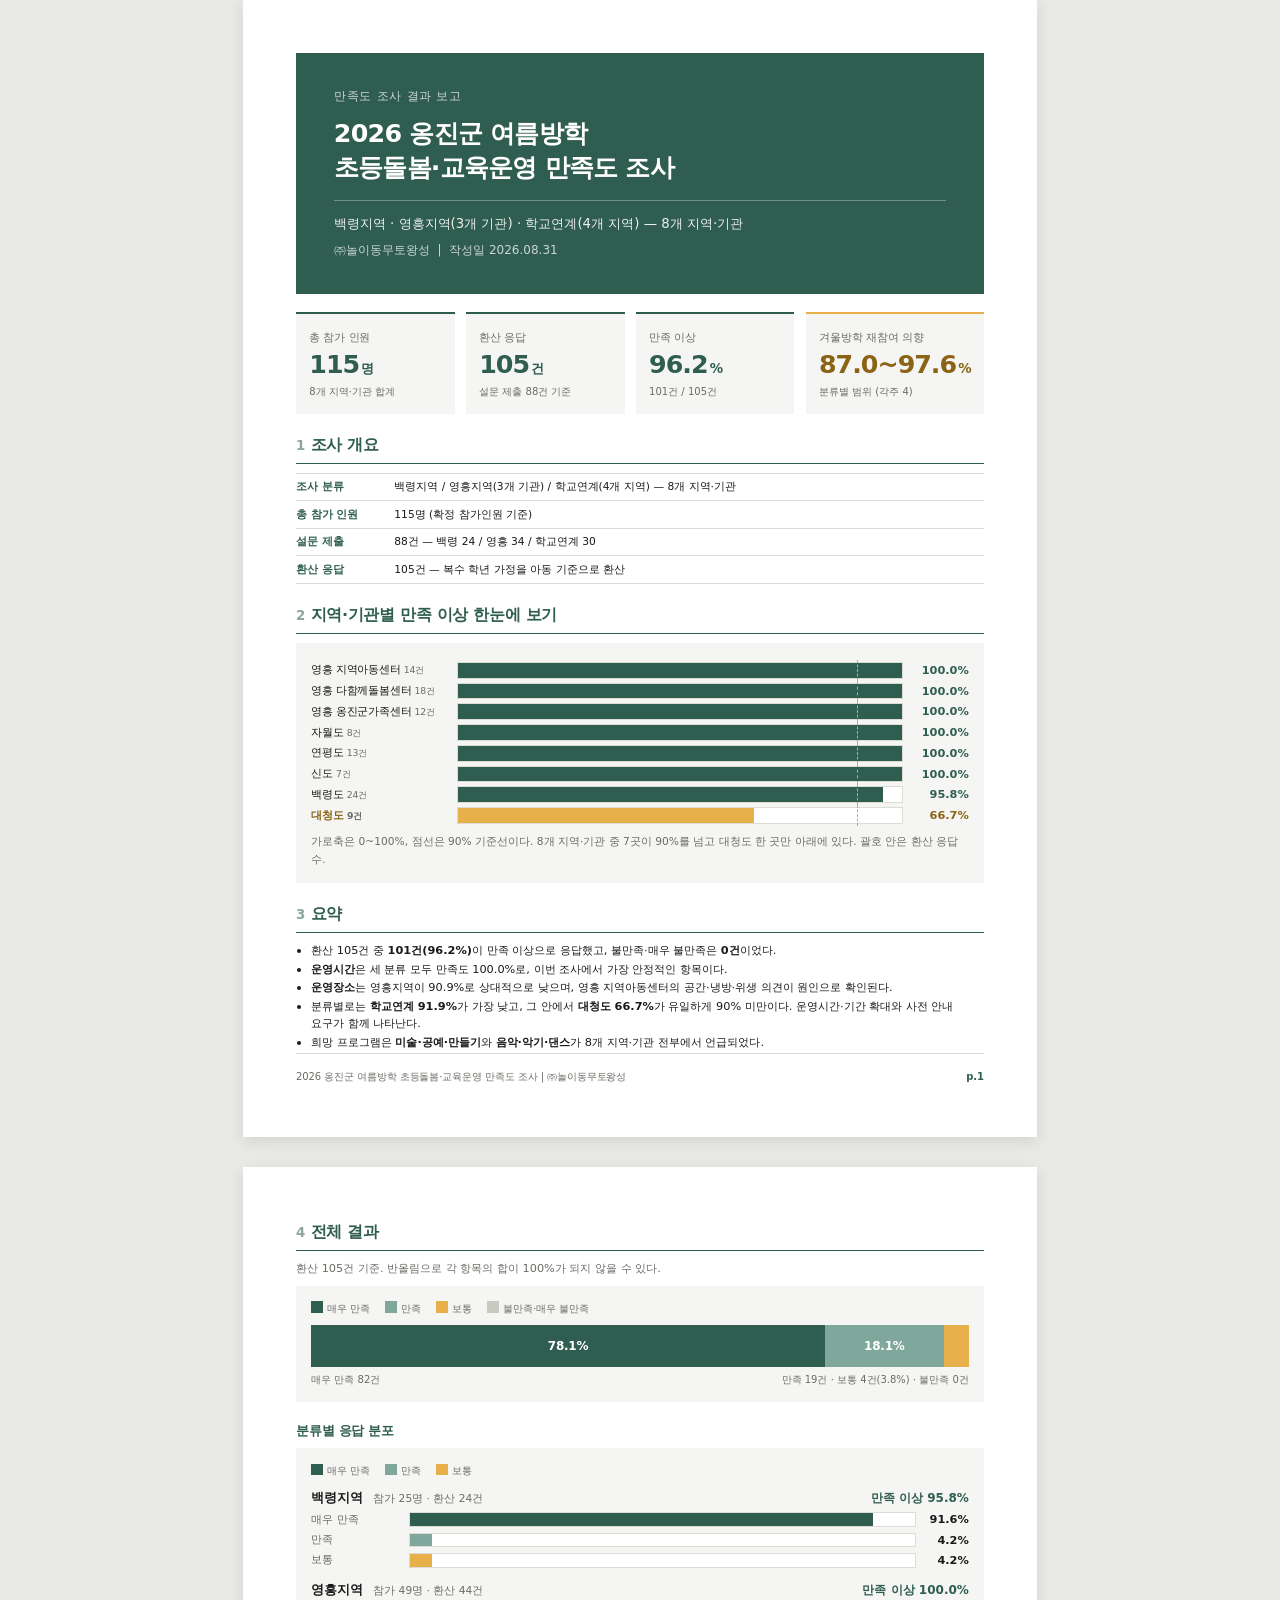
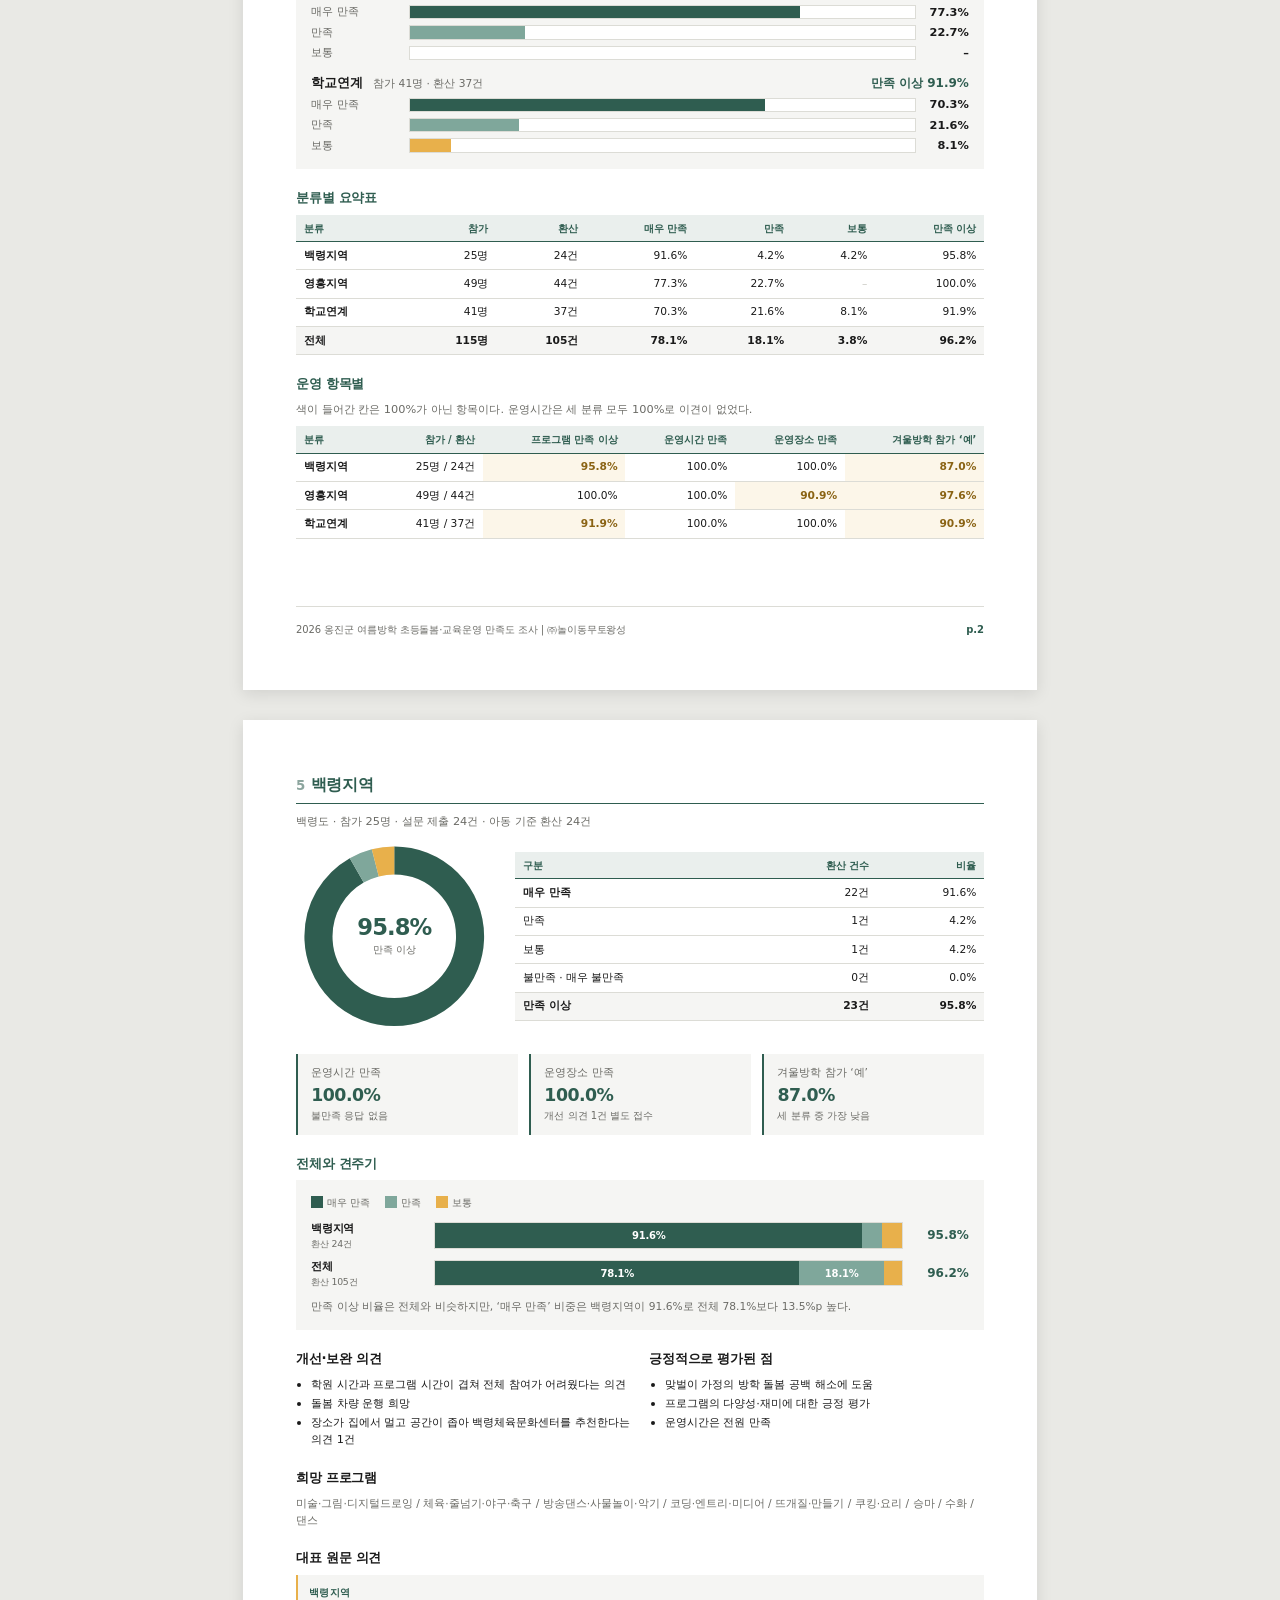
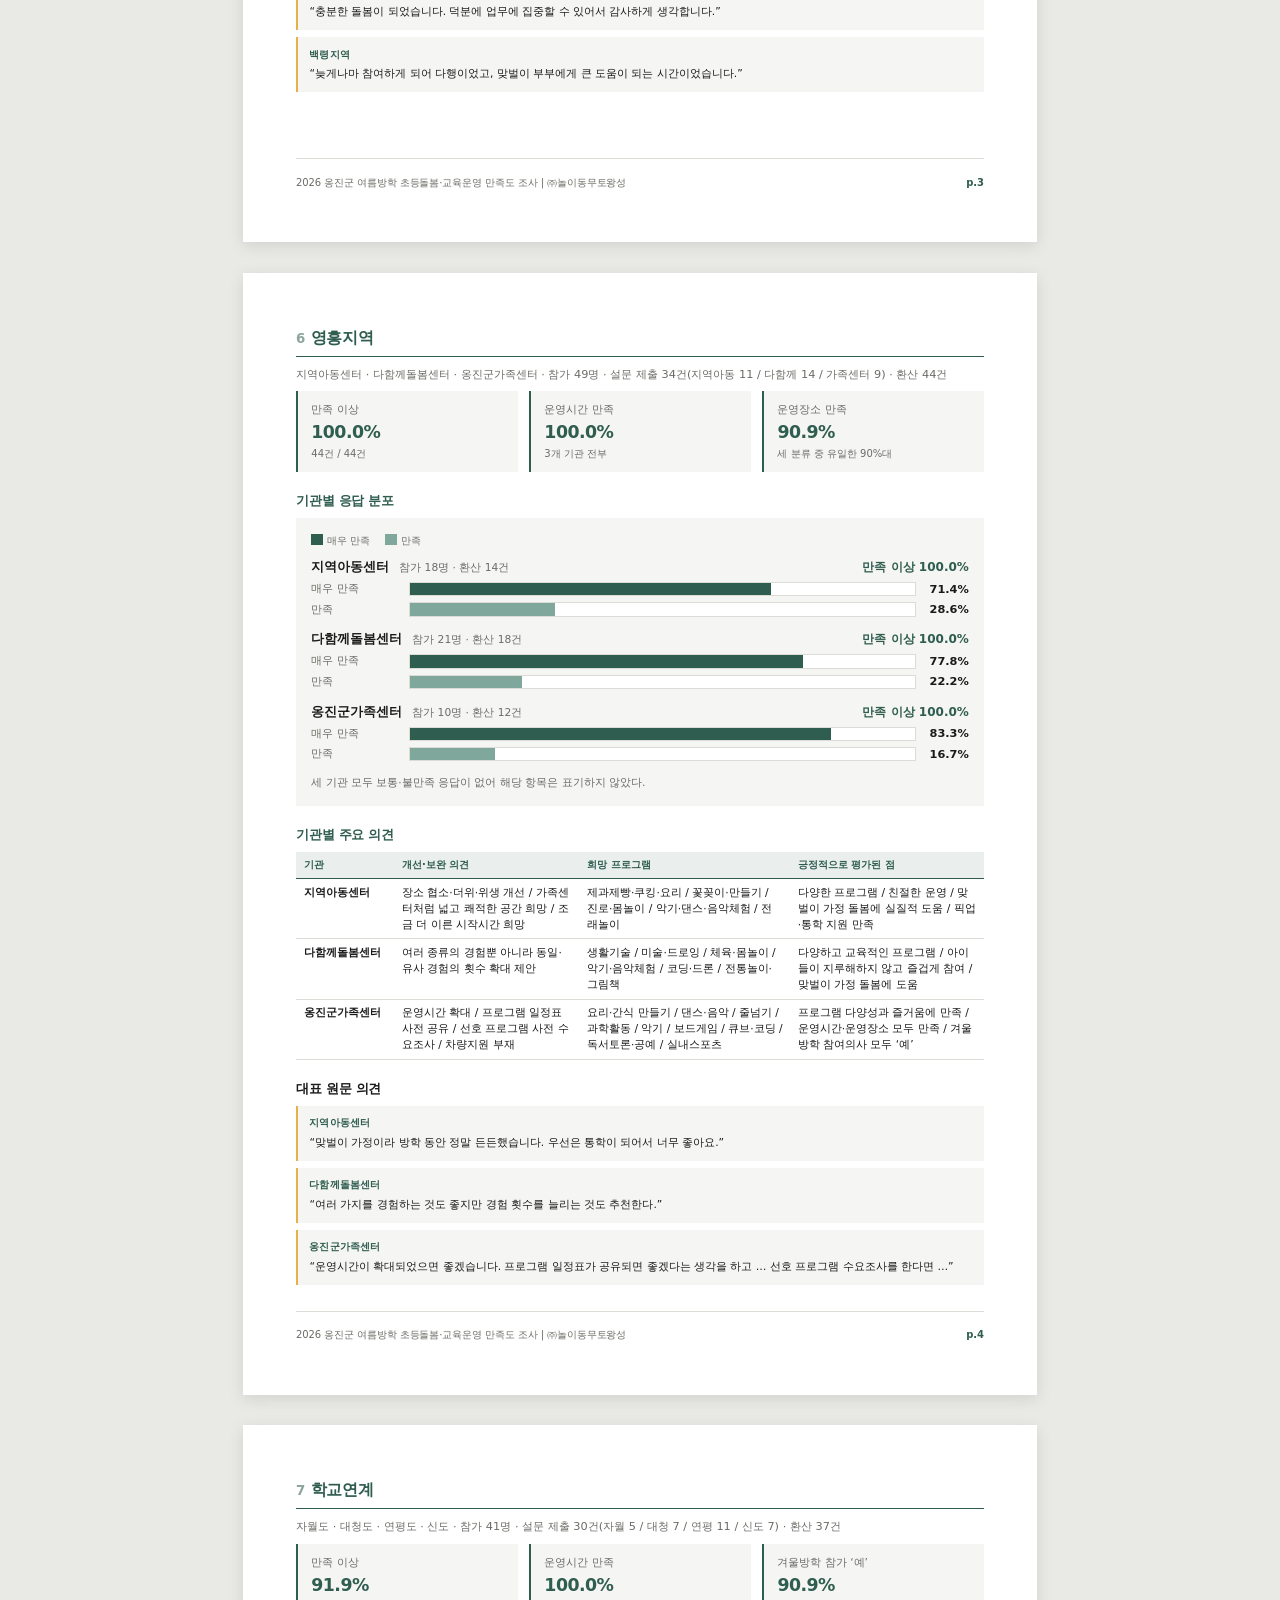
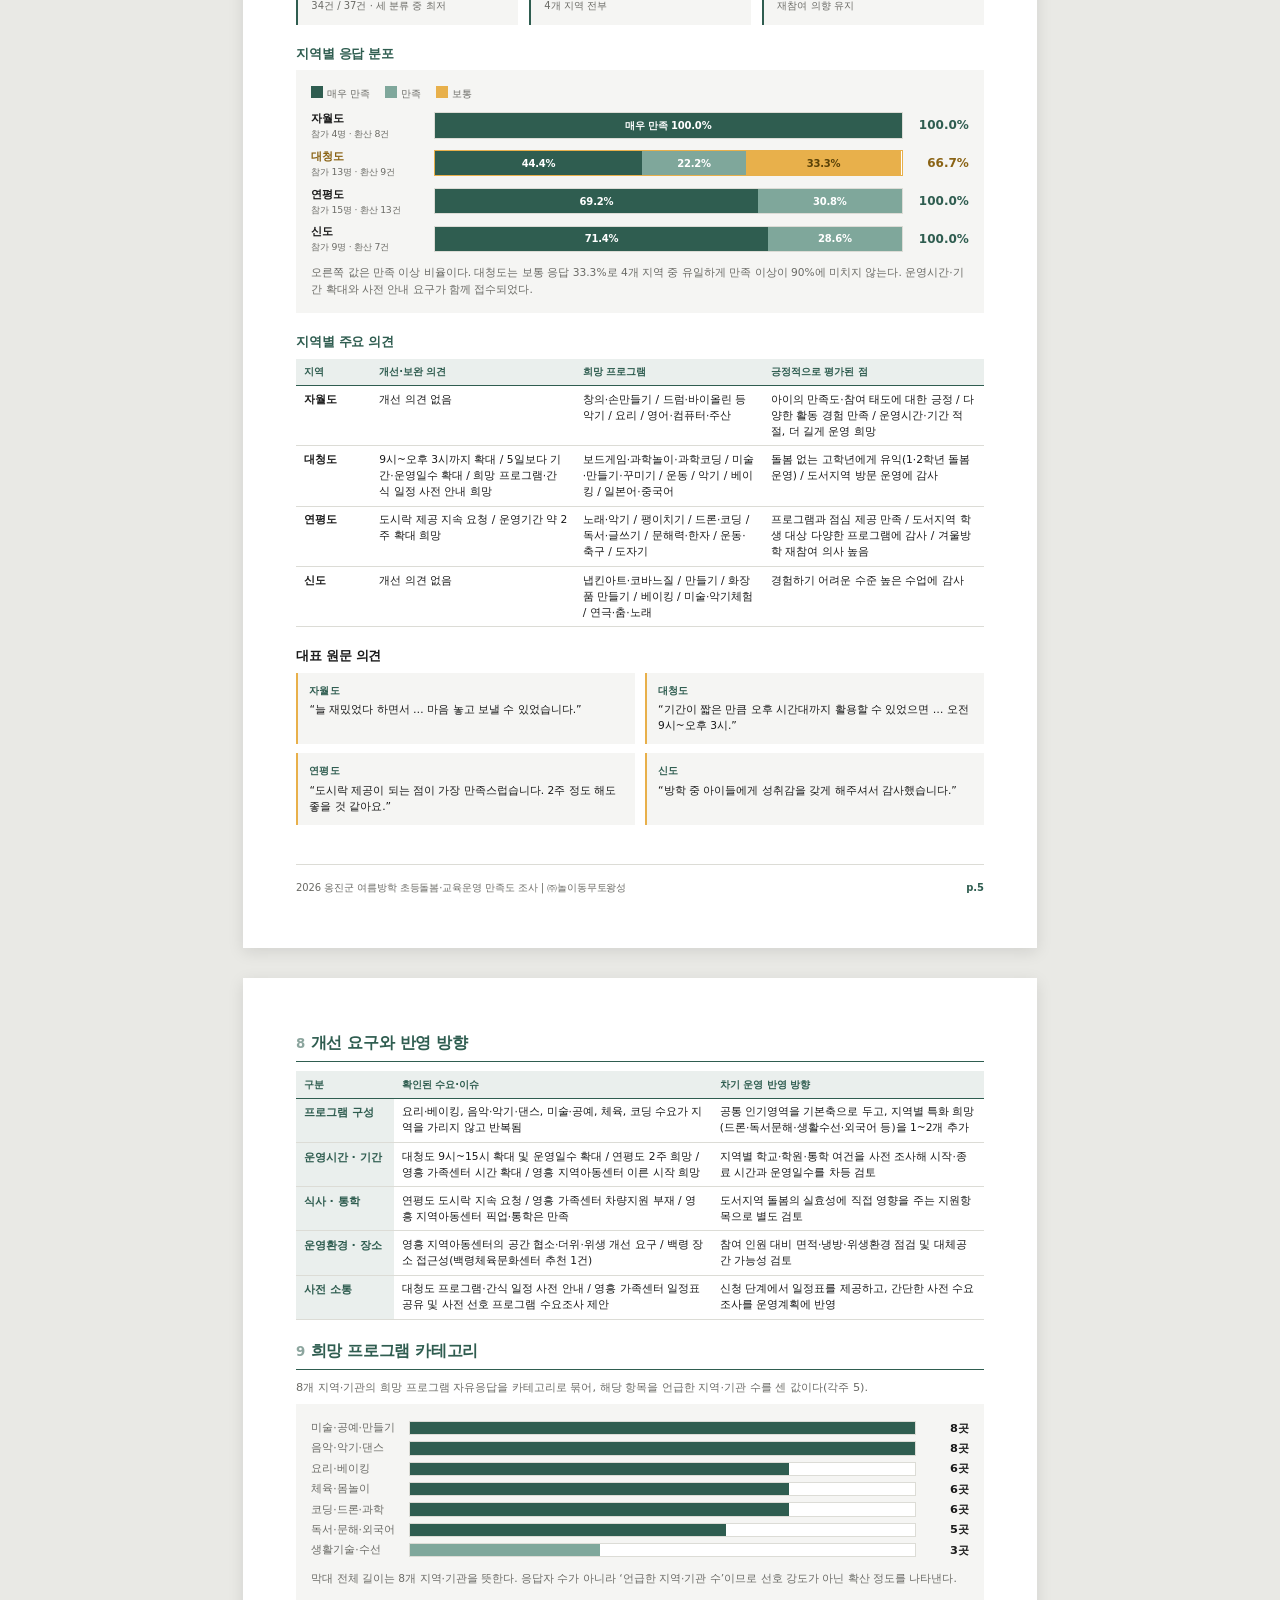
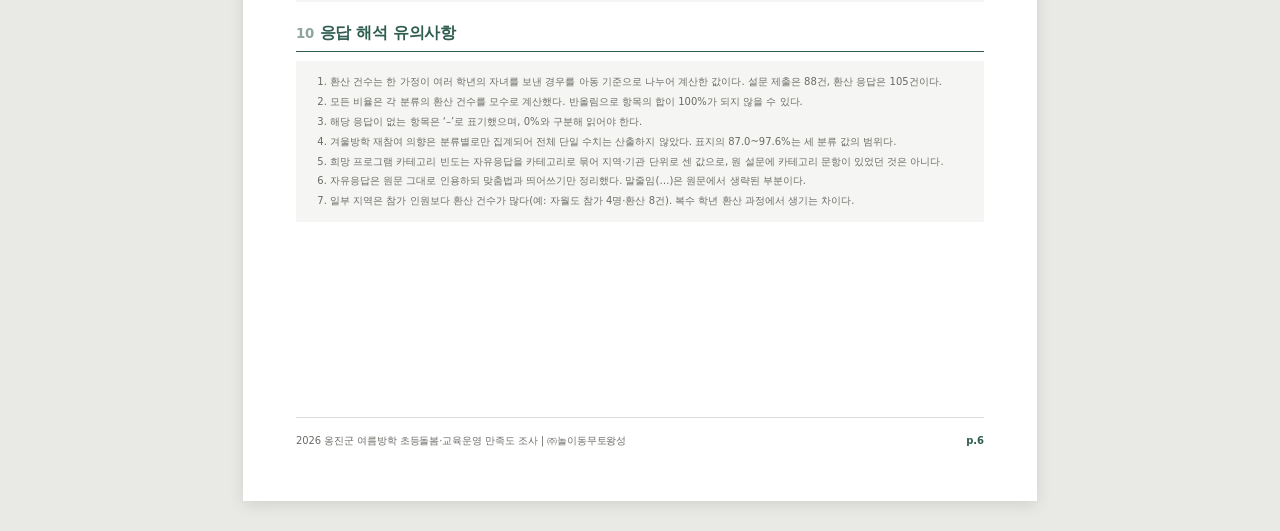
<file: report-satisfaction.html>
<!doctype html>
<html lang="ko">
<head>
<meta charset="utf-8">
<meta name="viewport" content="width=device-width, initial-scale=1">
<meta name="robots" content="noindex, nofollow">
<title>2026 옹진군 여름방학 초등돌봄·교육운영 만족도 조사</title>
<style>
/* =========================================================
   색·서체는 여기 한 곳에서만 바꾸면 문서 전체에 적용된다.
   ========================================================= */
:root{
  --c-main:#2F5D50;          /* 메인 */
  --c-sub:#E8B04B;           /* 보조 */
  --c-text:#1A1A1A;          /* 본문 */
  --c-block:#F5F5F3;         /* 블록 배경 */
  --c-main-10:#EAEFED;       /* 메인 10% 톤 — 표 머리 */
  --c-main-soft:#7FA79B;     /* 메인 연한 톤 — '만족' 계열 */
  --c-flat:#C9C9C2;          /* 값 없음·불만족 */
  --c-line:#DCDCD6;
  --c-muted:#6B6B66;
}

*{ box-sizing:border-box; }
html,body{ margin:0; padding:0; }
body{
  background:#E9E9E5;
  color:var(--c-text);
  font-family:"Pretendard Variable","Pretendard",system-ui,-apple-system,"Noto Sans KR","Malgun Gothic","Apple SD Gothic Neo",sans-serif;
  font-size:9pt; line-height:1.5;
  -webkit-print-color-adjust:exact; print-color-adjust:exact;
}

/* ---------- A4 한 장 ---------- */
.page{
  width:210mm; min-height:297mm; padding:14mm;
  background:#fff; margin:0 auto 8mm;
  display:flex; flex-direction:column;
  box-shadow:0 1mm 4mm rgba(0,0,0,.10);
}
.page-body{ flex:1 1 auto; }
.pfoot{
  margin-top:auto; padding-top:4mm; border-top:.6pt solid var(--c-line);
  display:flex; justify-content:space-between; align-items:baseline;
  font-size:7.5pt; color:var(--c-muted); letter-spacing:-.01em;
}
.pfoot .pno{ font-weight:700; color:var(--c-main); }

/* ---------- 공통 조판 ---------- */
section{ page-break-inside:avoid; break-inside:avoid; margin-bottom:5mm; }
section:last-child{ margin-bottom:0; }
table,.card,.quote,.barbox{ page-break-inside:avoid; break-inside:avoid; }

h2{
  font-size:12pt; margin:0 0 2.4mm; letter-spacing:-.02em; color:var(--c-main);
  padding-bottom:1.6mm; border-bottom:1.2pt solid var(--c-main);
}
h2 .num{ font-size:10pt; font-weight:800; opacity:.55; margin-right:1.5mm; }
h3{ font-size:10pt; margin:0 0 1.8mm; letter-spacing:-.02em; color:var(--c-main); }
h3.sub{ color:var(--c-text); font-size:10pt; }
p{ margin:0 0 2mm; }
.lead{ font-size:8.5pt; color:var(--c-muted); margin-bottom:2.2mm; }
.small{ font-size:8pt; color:var(--c-muted); line-height:1.6; }

/* ---------- 표지 ---------- */
.cover{
  background:var(--c-main); color:#fff; padding:9mm 10mm; margin-bottom:5mm;
}
.cover .kicker{ font-size:9pt; letter-spacing:.06em; opacity:.75; margin-bottom:3mm; }
.cover h1{
  font-size:19pt; line-height:1.35; margin:0 0 4mm; letter-spacing:-.03em; font-weight:800;
  word-break:keep-all;
}
.cover .scope{ font-size:10pt; opacity:.9; border-top:.6pt solid rgba(255,255,255,.35); padding-top:3.5mm; }
.cover .org{ margin-top:2mm; font-size:9pt; opacity:.75; }

/* 핵심지표 4칸 */
.kpis{ display:grid; grid-template-columns:repeat(4,1fr); gap:3mm; margin-bottom:5mm; }
.kpi{ background:var(--c-block); padding:4mm 3.5mm; border-top:2.2pt solid var(--c-main); }
.kpi .k{ font-size:8pt; color:var(--c-muted); letter-spacing:-.01em; margin-bottom:1.5mm; }
.kpi .v{ font-size:19pt; font-weight:800; line-height:1.1; letter-spacing:-.04em; color:var(--c-main); }
.kpi .v small{ font-size:10pt; font-weight:700; margin-left:.6mm; }
.kpi .n{ font-size:7.5pt; color:var(--c-muted); margin-top:1.2mm; }
.kpi.accent{ border-top-color:var(--c-sub); }
.kpi.accent .v{ color:#8A6314; }

/* ---------- 표 ---------- */
table{ width:100%; border-collapse:collapse; font-size:8pt; }
th,td{ padding:1.5mm 2mm; border-bottom:.6pt solid var(--c-line); text-align:right; vertical-align:top; }
th{ background:var(--c-main-10); color:var(--c-main); font-weight:700; font-size:7.5pt;
    border-bottom:1pt solid var(--c-main); text-align:right; }
th:first-child,td:first-child{ text-align:left; }
td.t,th.t{ text-align:left; }
tbody tr:last-child td{ border-bottom:.6pt solid var(--c-line); }
tr.total td{ background:var(--c-block); font-weight:700; border-bottom:1pt solid var(--c-main); }
td .nm{ font-weight:700; }
.num{ font-variant-numeric:tabular-nums; }
td.dim{ color:var(--c-flat); }

/* ---------- 막대 ---------- */
.barbox{ background:var(--c-block); padding:4mm; }
.legend{ display:flex; gap:4mm; flex-wrap:wrap; font-size:7.5pt; color:var(--c-muted); margin-bottom:2.5mm; }
.legend i{ display:inline-block; width:3mm; height:3mm; margin-right:1.2mm; vertical-align:-.3mm; }

.stack{ display:flex; height:11mm; overflow:hidden; }
.stack span{ display:flex; align-items:center; justify-content:center;
             color:#fff; font-size:9pt; font-weight:800; letter-spacing:-.02em; }
.stack .s0,.sbar .s0{ background:var(--c-main); }
.stack .s1,.sbar .s1{ background:var(--c-main-soft); }
.stack .s2,.sbar .s2{ background:var(--c-sub); color:#5A4207; }

/* 순위 막대 — 8개 지역·기관을 같은 축에서 견준다 */
.rank{ margin-top:1mm; }
.rrow{ display:grid; grid-template-columns:36mm 1fr 15mm; align-items:center; gap:2.5mm; margin-bottom:1mm; }
.rrow:last-of-type{ margin-bottom:0; }
.rlab{ font-size:8pt; letter-spacing:-.02em; }
.rlab em{ font-style:normal; color:var(--c-muted); font-size:7pt; }
.rtrack{ position:relative; display:block; height:4.4mm; background:#fff; border:.4pt solid var(--c-line); }
.rtrack::after{ content:""; position:absolute; left:90%; top:-.8mm; bottom:-.8mm; border-left:.7pt dashed #ADADA6; }
.rfill{ display:block; height:100%; background:var(--c-main); }
.rval{ font-size:8.5pt; font-weight:800; text-align:right; font-variant-numeric:tabular-nums; color:var(--c-main); }
.rrow.mark .rfill{ background:var(--c-sub); }
.rrow.mark .rval, .rrow.mark .rlab{ color:#8A6314; font-weight:700; }

/* 표에서 100%가 아닌 값 — 경고색이 아니라 보조색 톤으로 짚어 준다 */
td.low{ background:#FCF6E9; font-weight:700; color:#8A6314; }

/* 지역별 한 줄 누적 막대 — 여러 지역을 같은 축에서 견주기 */
.srow{ display:grid; grid-template-columns:30mm 1fr 15mm; align-items:center; gap:2.5mm; margin-bottom:1.8mm; }
.srow:last-of-type{ margin-bottom:0; }
.slab{ font-size:8.5pt; font-weight:700; letter-spacing:-.02em; }
.slab em{ display:block; font-style:normal; font-weight:400; font-size:7pt; color:var(--c-muted); }
.sbar{ display:flex; height:7mm; background:#fff; border:.4pt solid var(--c-line); }
.sbar span{ display:flex; align-items:center; justify-content:center;
            font-size:7.5pt; font-weight:800; color:#fff; letter-spacing:-.02em; overflow:hidden; }
.stot{ font-size:9pt; font-weight:800; text-align:right; color:var(--c-main); font-variant-numeric:tabular-nums; }
/* 낮은 값은 경고색이 아니라 보조색으로 차분하게 */
.srow.mark .slab, .srow.mark .stot{ color:#8A6314; }
.srow.mark .sbar{ border-color:var(--c-sub); border-width:.9pt; }
.stack-ax{ display:flex; justify-content:space-between; font-size:7.5pt; color:var(--c-muted); margin-top:1.5mm; }

.grp{ margin-bottom:3mm; }
.grp:last-child{ margin-bottom:0; }
.grp-hd{ display:flex; justify-content:space-between; align-items:baseline; margin-bottom:1.2mm; }
.grp-hd .g{ font-size:9.5pt; font-weight:700; }
.grp-hd .g em{ font-style:normal; font-weight:400; font-size:8pt; color:var(--c-muted); margin-left:1.5mm; }
.grp-hd .tot{ font-size:9pt; font-weight:800; color:var(--c-main); }

.row{ display:grid; grid-template-columns:24mm 1fr 12mm; align-items:center; gap:2mm; margin-bottom:.9mm; }
.row:last-child{ margin-bottom:0; }
.row .lab{ font-size:8pt; color:var(--c-muted); }
.row .track{ display:block; background:#fff; height:3.8mm; border:.4pt solid var(--c-line); }
/* 인라인 요소에는 높이·너비가 먹지 않는다 — 반드시 블록으로 */
.row .fill{ display:block; height:100%; background:var(--c-main); }
.row .fill.f1{ background:var(--c-main-soft); }
.row .fill.f2{ background:var(--c-sub); }
.row .fill.f3{ background:var(--c-flat); }
.row .val{ font-size:8.5pt; font-weight:700; text-align:right; font-variant-numeric:tabular-nums; }

/* 강조가 필요한 낮은 값 — 경고색이 아니라 보조색으로 차분하게 */
.grp.mark{ background:#FCF6E9; padding:3mm; margin:-3mm -3mm 1mm; border-left:1.6pt solid var(--c-sub); }
.grp.mark .grp-hd .tot{ color:#8A6314; }

/* ---------- 카드 ---------- */
.cards{ display:grid; grid-template-columns:repeat(3,1fr); gap:3mm; }
.cards.c4{ grid-template-columns:repeat(4,1fr); }
.card{ background:var(--c-block); padding:3mm 3.5mm; border-left:1.6pt solid var(--c-main); }
.card .k{ font-size:8pt; color:var(--c-muted); margin-bottom:1.2mm; }
.card .v{ font-size:13pt; font-weight:800; color:var(--c-main); letter-spacing:-.03em; line-height:1.1; }
.card .n{ font-size:7.5pt; color:var(--c-muted); margin-top:1mm; }

/* ---------- 인용 ---------- */
.quote{ background:var(--c-block); border-left:1.6pt solid var(--c-sub); padding:2.6mm 3mm; margin-bottom:1.8mm; }
.quote:last-child{ margin-bottom:0; }
.quote .who{ font-size:7.5pt; font-weight:700; color:var(--c-main); letter-spacing:.01em; margin-bottom:1.2mm; }
.quote .q{ font-size:8pt; line-height:1.5; word-break:keep-all; }
.quotes2{ display:grid; grid-template-columns:1fr 1fr; gap:2.5mm; }
.quotes2 .quote{ margin-bottom:0; }

/* ---------- 도넛 ---------- */
.donut-wrap{ display:grid; grid-template-columns:52mm 1fr; gap:6mm; align-items:center; }
.donut{ position:relative; width:52mm; }
.donut svg{ width:100%; height:auto; display:block; }
.donut .mid{ position:absolute; inset:0; display:flex; flex-direction:column;
             align-items:center; justify-content:center; text-align:center; }
.donut .mid .v{ font-size:17pt; font-weight:800; color:var(--c-main); letter-spacing:-.04em; line-height:1; }
.donut .mid .k{ font-size:7.5pt; color:var(--c-muted); margin-top:1mm; }

/* ---------- 2단 ---------- */
.two{ display:grid; grid-template-columns:1fr 1fr; gap:5mm; }
.bullets{ margin:0; padding-left:4mm; font-size:8.5pt; line-height:1.5; }
.bullets li{ margin-bottom:.5mm; word-break:keep-all; }
.tagline{ font-size:8pt; color:var(--c-muted); line-height:1.6; word-break:keep-all; }

/* ---------- 종합 매트릭스 ---------- */
.mx th.axis{ width:26mm; }
.mx td.axis{ background:var(--c-main-10); color:var(--c-main); font-weight:700; font-size:8.5pt; }

/* ---------- 각주 ---------- */
/* 조사 개요 — 표보다 낮게 앉는 정의 목록 */
.meta{ display:grid; grid-template-columns:26mm 1fr; gap:0; margin:0;
       border-top:.6pt solid var(--c-line); }
.meta dt{ font-size:8pt; font-weight:700; color:var(--c-main);
          padding:1.4mm 0; border-bottom:.6pt solid var(--c-line); }
.meta dd{ font-size:8pt; margin:0; padding:1.4mm 0; border-bottom:.6pt solid var(--c-line); }

.notes{ background:var(--c-block); padding:3.5mm 4.5mm; }
.notes ol{ margin:0; padding-left:4.5mm; font-size:7.5pt; color:var(--c-muted); line-height:1.6; }
.notes li{ margin-bottom:1mm; word-break:keep-all; }
.notes li:last-child{ margin-bottom:0; }

/* ---------- 인쇄 ---------- */
@page{ size:A4 portrait; margin:14mm; }
@media print{
  body{ background:#fff; }
  /* 여백은 @page 가 만든다 — 페이지 상자는 인쇄 영역을 그대로 채운다 */
  .page{ width:auto; min-height:267mm; padding:0; margin:0; box-shadow:none;
         break-after:page; page-break-after:always; }
  .page:last-child{ break-after:auto; page-break-after:auto; }
}
</style>
</head>
<body>

<!-- ================= p.1 표지 ================= -->
<div class="page">
 <div class="page-body">

  <div class="cover">
    <div class="kicker">만족도 조사 결과 보고</div>
    <h1>2026 옹진군 여름방학<br>초등돌봄·교육운영 만족도 조사</h1>
    <div class="scope">백령지역 · 영흥지역(3개 기관) · 학교연계(4개 지역) — 8개 지역·기관</div>
    <div class="org">㈜놀이동무토왕성 &nbsp;|&nbsp; 작성일 2026.08.31</div>
  </div>

  <section>
    <div class="kpis">
      <div class="kpi">
        <div class="k">총 참가 인원</div>
        <div class="v">115<small>명</small></div>
        <div class="n">8개 지역·기관 합계</div>
      </div>
      <div class="kpi">
        <div class="k">환산 응답</div>
        <div class="v">105<small>건</small></div>
        <div class="n">설문 제출 88건 기준</div>
      </div>
      <div class="kpi">
        <div class="k">만족 이상</div>
        <div class="v">96.2<small>%</small></div>
        <div class="n">101건 / 105건</div>
      </div>
      <div class="kpi accent">
        <div class="k">겨울방학 재참여 의향</div>
        <div class="v">87.0~97.6<small>%</small></div>
        <div class="n">분류별 범위 (각주 4)</div>
      </div>
    </div>
  </section>

  <section>
    <h2><span class="num">1</span>조사 개요</h2>
    <dl class="meta">
      <dt>조사 분류</dt><dd>백령지역 / 영흥지역(3개 기관) / 학교연계(4개 지역) — 8개 지역·기관</dd>
      <dt>총 참가 인원</dt><dd>115명 (확정 참가인원 기준)</dd>
      <dt>설문 제출</dt><dd>88건 — 백령 24 / 영흥 34 / 학교연계 30</dd>
      <dt>환산 응답</dt><dd>105건 — 복수 학년 가정을 아동 기준으로 환산</dd>
    </dl>
  </section>

  <section>
    <h2><span class="num">2</span>지역·기관별 만족 이상 한눈에 보기</h2>
    <div class="barbox">
      <div class="rank">
        <div class="rrow"><span class="rlab">영흥 지역아동센터 <em>14건</em></span><span class="rtrack"><span class="rfill" style="width:100%"></span></span><span class="rval">100.0%</span></div>
        <div class="rrow"><span class="rlab">영흥 다함께돌봄센터 <em>18건</em></span><span class="rtrack"><span class="rfill" style="width:100%"></span></span><span class="rval">100.0%</span></div>
        <div class="rrow"><span class="rlab">영흥 옹진군가족센터 <em>12건</em></span><span class="rtrack"><span class="rfill" style="width:100%"></span></span><span class="rval">100.0%</span></div>
        <div class="rrow"><span class="rlab">자월도 <em>8건</em></span><span class="rtrack"><span class="rfill" style="width:100%"></span></span><span class="rval">100.0%</span></div>
        <div class="rrow"><span class="rlab">연평도 <em>13건</em></span><span class="rtrack"><span class="rfill" style="width:100%"></span></span><span class="rval">100.0%</span></div>
        <div class="rrow"><span class="rlab">신도 <em>7건</em></span><span class="rtrack"><span class="rfill" style="width:100%"></span></span><span class="rval">100.0%</span></div>
        <div class="rrow"><span class="rlab">백령도 <em>24건</em></span><span class="rtrack"><span class="rfill" style="width:95.8%"></span></span><span class="rval">95.8%</span></div>
        <div class="rrow mark"><span class="rlab">대청도 <em>9건</em></span><span class="rtrack"><span class="rfill" style="width:66.7%"></span></span><span class="rval">66.7%</span></div>
      </div>
      <p class="small" style="margin:2.5mm 0 0">가로축은 0~100%, 점선은 90% 기준선이다.
        8개 지역·기관 중 7곳이 90%를 넘고 대청도 한 곳만 아래에 있다. 괄호 안은 환산 응답 수.</p>
    </div>
  </section>

  <section>
    <h2><span class="num">3</span>요약</h2>
    <ul class="bullets">
      <li>환산 105건 중 <b>101건(96.2%)</b>이 만족 이상으로 응답했고, 불만족·매우 불만족은 <b>0건</b>이었다.</li>
      <li><b>운영시간</b>은 세 분류 모두 만족도 100.0%로, 이번 조사에서 가장 안정적인 항목이다.</li>
      <li><b>운영장소</b>는 영흥지역이 90.9%로 상대적으로 낮으며, 영흥 지역아동센터의 공간·냉방·위생 의견이 원인으로 확인된다.</li>
      <li>분류별로는 <b>학교연계 91.9%</b>가 가장 낮고, 그 안에서 <b>대청도 66.7%</b>가 유일하게 90% 미만이다.
          운영시간·기간 확대와 사전 안내 요구가 함께 나타난다.</li>
      <li>희망 프로그램은 <b>미술·공예·만들기</b>와 <b>음악·악기·댄스</b>가 8개 지역·기관 전부에서 언급되었다.</li>
    </ul>
  </section>

 </div>
 <div class="pfoot">
   <span>2026 옹진군 여름방학 초등돌봄·교육운영 만족도 조사 | ㈜놀이동무토왕성</span>
   <span class="pno">p.1</span>
 </div>
</div>

<!-- ================= p.2 전체 결과 ================= -->
<div class="page">
 <div class="page-body">
  <section>
    <h2><span class="num">4</span>전체 결과</h2>
    <p class="lead">환산 105건 기준. 반올림으로 각 항목의 합이 100%가 되지 않을 수 있다.</p>

    <div class="barbox">
      <div class="legend">
        <span><i style="background:var(--c-main)"></i>매우 만족</span>
        <span><i style="background:var(--c-main-soft)"></i>만족</span>
        <span><i style="background:var(--c-sub)"></i>보통</span>
        <span><i style="background:var(--c-flat)"></i>불만족·매우 불만족</span>
      </div>
      <div class="stack">
        <span class="s0" style="width:78.1%">78.1%</span>
        <span class="s1" style="width:18.1%">18.1%</span>
        <span class="s2" style="width:3.8%"></span>
      </div>
      <div class="stack-ax">
        <span>매우 만족 82건</span>
        <span>만족 19건 · 보통 4건(3.8%) · 불만족 0건</span>
      </div>
    </div>
  </section>

  <section>
    <h3>분류별 응답 분포</h3>
    <div class="barbox">
      <div class="legend">
        <span><i style="background:var(--c-main)"></i>매우 만족</span>
        <span><i style="background:var(--c-main-soft)"></i>만족</span>
        <span><i style="background:var(--c-sub)"></i>보통</span>
      </div>

      <div class="grp">
        <div class="grp-hd"><div class="g">백령지역 <em>참가 25명 · 환산 24건</em></div>
                            <div class="tot">만족 이상 95.8%</div></div>
        <div class="row"><span class="lab">매우 만족</span><span class="track"><span class="fill" style="width:91.6%"></span></span><span class="val">91.6%</span></div>
        <div class="row"><span class="lab">만족</span><span class="track"><span class="fill f1" style="width:4.2%"></span></span><span class="val">4.2%</span></div>
        <div class="row"><span class="lab">보통</span><span class="track"><span class="fill f2" style="width:4.2%"></span></span><span class="val">4.2%</span></div>
      </div>

      <div class="grp">
        <div class="grp-hd"><div class="g">영흥지역 <em>참가 49명 · 환산 44건</em></div>
                            <div class="tot">만족 이상 100.0%</div></div>
        <div class="row"><span class="lab">매우 만족</span><span class="track"><span class="fill" style="width:77.3%"></span></span><span class="val">77.3%</span></div>
        <div class="row"><span class="lab">만족</span><span class="track"><span class="fill f1" style="width:22.7%"></span></span><span class="val">22.7%</span></div>
        <div class="row"><span class="lab">보통</span><span class="track"><span class="fill f2" style="width:0%"></span></span><span class="val">–</span></div>
      </div>

      <div class="grp">
        <div class="grp-hd"><div class="g">학교연계 <em>참가 41명 · 환산 37건</em></div>
                            <div class="tot">만족 이상 91.9%</div></div>
        <div class="row"><span class="lab">매우 만족</span><span class="track"><span class="fill" style="width:70.3%"></span></span><span class="val">70.3%</span></div>
        <div class="row"><span class="lab">만족</span><span class="track"><span class="fill f1" style="width:21.6%"></span></span><span class="val">21.6%</span></div>
        <div class="row"><span class="lab">보통</span><span class="track"><span class="fill f2" style="width:8.1%"></span></span><span class="val">8.1%</span></div>
      </div>
    </div>
  </section>

  <section>
    <h3>분류별 요약표</h3>
    <table>
      <thead>
        <tr><th class="t">분류</th><th>참가</th><th>환산</th><th>매우 만족</th><th>만족</th><th>보통</th><th>만족 이상</th></tr>
      </thead>
      <tbody>
        <tr><td class="t"><span class="nm">백령지역</span></td><td class="num">25명</td><td class="num">24건</td><td class="num">91.6%</td><td class="num">4.2%</td><td class="num">4.2%</td><td class="num">95.8%</td></tr>
        <tr><td class="t"><span class="nm">영흥지역</span></td><td class="num">49명</td><td class="num">44건</td><td class="num">77.3%</td><td class="num">22.7%</td><td class="num dim">–</td><td class="num">100.0%</td></tr>
        <tr><td class="t"><span class="nm">학교연계</span></td><td class="num">41명</td><td class="num">37건</td><td class="num">70.3%</td><td class="num">21.6%</td><td class="num">8.1%</td><td class="num">91.9%</td></tr>
        <tr class="total"><td class="t">전체</td><td class="num">115명</td><td class="num">105건</td><td class="num">78.1%</td><td class="num">18.1%</td><td class="num">3.8%</td><td class="num">96.2%</td></tr>
      </tbody>
    </table>
  </section>

  <section>
    <h3>운영 항목별</h3>
    <p class="lead">색이 들어간 칸은 100%가 아닌 항목이다. 운영시간은 세 분류 모두 100%로 이견이 없었다.</p>
    <table>
      <thead>
        <tr><th class="t">분류</th><th>참가 / 환산</th><th>프로그램 만족 이상</th><th>운영시간 만족</th><th>운영장소 만족</th><th>겨울방학 참가 ‘예’</th></tr>
      </thead>
      <tbody>
        <tr><td class="t"><span class="nm">백령지역</span></td><td class="num">25명 / 24건</td><td class="num low">95.8%</td><td class="num">100.0%</td><td class="num">100.0%</td><td class="num low">87.0%</td></tr>
        <tr><td class="t"><span class="nm">영흥지역</span></td><td class="num">49명 / 44건</td><td class="num">100.0%</td><td class="num">100.0%</td><td class="num low">90.9%</td><td class="num low">97.6%</td></tr>
        <tr><td class="t"><span class="nm">학교연계</span></td><td class="num">41명 / 37건</td><td class="num low">91.9%</td><td class="num">100.0%</td><td class="num">100.0%</td><td class="num low">90.9%</td></tr>
      </tbody>
    </table>
  </section>
 </div>
 <div class="pfoot">
   <span>2026 옹진군 여름방학 초등돌봄·교육운영 만족도 조사 | ㈜놀이동무토왕성</span>
   <span class="pno">p.2</span>
 </div>
</div>

<!-- ================= p.3 백령지역 ================= -->
<div class="page">
 <div class="page-body">
  <section>
    <h2><span class="num">5</span>백령지역</h2>
    <p class="lead">백령도 · 참가 25명 · 설문 제출 24건 · 아동 기준 환산 24건</p>

    <div class="donut-wrap">
      <div class="donut">
        <svg viewBox="0 0 140 140" role="img" aria-label="백령지역 응답 분포">
          <circle cx="70" cy="70" r="54" fill="none" stroke="#EFEFEC" stroke-width="20"></circle>
          <g transform="rotate(-90 70 70)" fill="none" stroke-width="20">
            <circle cx="70" cy="70" r="54" stroke="#2F5D50" stroke-dasharray="310.79 28.50" stroke-dashoffset="0"></circle>
            <circle cx="70" cy="70" r="54" stroke="#7FA79B" stroke-dasharray="14.25 325.04" stroke-dashoffset="-310.79"></circle>
            <circle cx="70" cy="70" r="54" stroke="#E8B04B" stroke-dasharray="14.25 325.04" stroke-dashoffset="-325.04"></circle>
          </g>
        </svg>
        <div class="mid"><div class="v">95.8%</div><div class="k">만족 이상</div></div>
      </div>

      <table>
        <thead><tr><th class="t">구분</th><th>환산 건수</th><th>비율</th></tr></thead>
        <tbody>
          <tr><td class="t"><span class="nm">매우 만족</span></td><td class="num">22건</td><td class="num">91.6%</td></tr>
          <tr><td class="t">만족</td><td class="num">1건</td><td class="num">4.2%</td></tr>
          <tr><td class="t">보통</td><td class="num">1건</td><td class="num">4.2%</td></tr>
          <tr><td class="t">불만족 · 매우 불만족</td><td class="num">0건</td><td class="num">0.0%</td></tr>
          <tr class="total"><td class="t">만족 이상</td><td class="num">23건</td><td class="num">95.8%</td></tr>
        </tbody>
      </table>
    </div>
  </section>

  <section>
    <div class="cards">
      <div class="card"><div class="k">운영시간 만족</div><div class="v">100.0%</div><div class="n">불만족 응답 없음</div></div>
      <div class="card"><div class="k">운영장소 만족</div><div class="v">100.0%</div><div class="n">개선 의견 1건 별도 접수</div></div>
      <div class="card"><div class="k">겨울방학 참가 ‘예’</div><div class="v">87.0%</div><div class="n">세 분류 중 가장 낮음</div></div>
    </div>
  </section>

  <section>
    <h3>전체와 견주기</h3>
    <div class="barbox">
      <div class="legend">
        <span><i style="background:var(--c-main)"></i>매우 만족</span>
        <span><i style="background:var(--c-main-soft)"></i>만족</span>
        <span><i style="background:var(--c-sub)"></i>보통</span>
      </div>
      <div class="srow">
        <div class="slab">백령지역<em>환산 24건</em></div>
        <div class="sbar">
          <span class="s0" style="width:91.6%">91.6%</span>
          <span class="s1" style="width:4.2%"></span>
          <span class="s2" style="width:4.2%"></span>
        </div>
        <div class="stot">95.8%</div>
      </div>
      <div class="srow">
        <div class="slab">전체<em>환산 105건</em></div>
        <div class="sbar">
          <span class="s0" style="width:78.1%">78.1%</span>
          <span class="s1" style="width:18.1%">18.1%</span>
          <span class="s2" style="width:3.8%"></span>
        </div>
        <div class="stot">96.2%</div>
      </div>
      <p class="small" style="margin:2.5mm 0 0">만족 이상 비율은 전체와 비슷하지만,
        ‘매우 만족’ 비중은 백령지역이 91.6%로 전체 78.1%보다 13.5%p 높다.</p>
    </div>
  </section>

  <section>
    <div class="two">
      <div>
        <h3 class="sub">개선·보완 의견</h3>
        <ul class="bullets">
          <li>학원 시간과 프로그램 시간이 겹쳐 전체 참여가 어려웠다는 의견</li>
          <li>돌봄 차량 운행 희망</li>
          <li>장소가 집에서 멀고 공간이 좁아 백령체육문화센터를 추천한다는 의견 1건</li>
        </ul>
      </div>
      <div>
        <h3 class="sub">긍정적으로 평가된 점</h3>
        <ul class="bullets">
          <li>맞벌이 가정의 방학 돌봄 공백 해소에 도움</li>
          <li>프로그램의 다양성·재미에 대한 긍정 평가</li>
          <li>운영시간은 전원 만족</li>
        </ul>
      </div>
    </div>
  </section>

  <section>
    <h3 class="sub">희망 프로그램</h3>
    <p class="tagline">미술·그림·디지털드로잉 / 체육·줄넘기·야구·축구 / 방송댄스·사물놀이·악기 /
      코딩·엔트리·미디어 / 뜨개질·만들기 / 쿠킹·요리 / 승마 / 수화 / 댄스</p>
  </section>

  <section>
    <h3 class="sub">대표 원문 의견</h3>
    <div class="quote">
      <div class="who">백령지역</div>
      <div class="q">“충분한 돌봄이 되었습니다. 덕분에 업무에 집중할 수 있어서 감사하게 생각합니다.”</div>
    </div>
    <div class="quote">
      <div class="who">백령지역</div>
      <div class="q">“늦게나마 참여하게 되어 다행이었고, 맞벌이 부부에게 큰 도움이 되는 시간이었습니다.”</div>
    </div>
  </section>
 </div>
 <div class="pfoot">
   <span>2026 옹진군 여름방학 초등돌봄·교육운영 만족도 조사 | ㈜놀이동무토왕성</span>
   <span class="pno">p.3</span>
 </div>
</div>

<!-- ================= p.4 영흥지역 ================= -->
<div class="page">
 <div class="page-body">
  <section>
    <h2><span class="num">6</span>영흥지역</h2>
    <p class="lead">지역아동센터 · 다함께돌봄센터 · 옹진군가족센터 ·
      참가 49명 · 설문 제출 34건(지역아동 11 / 다함께 14 / 가족센터 9) · 환산 44건</p>

    <div class="cards">
      <div class="card"><div class="k">만족 이상</div><div class="v">100.0%</div><div class="n">44건 / 44건</div></div>
      <div class="card"><div class="k">운영시간 만족</div><div class="v">100.0%</div><div class="n">3개 기관 전부</div></div>
      <div class="card"><div class="k">운영장소 만족</div><div class="v">90.9%</div><div class="n">세 분류 중 유일한 90%대</div></div>
    </div>
  </section>

  <section>
    <h3>기관별 응답 분포</h3>
    <div class="barbox">
      <div class="legend">
        <span><i style="background:var(--c-main)"></i>매우 만족</span>
        <span><i style="background:var(--c-main-soft)"></i>만족</span>
      </div>
      <div class="grp">
        <div class="grp-hd"><div class="g">지역아동센터 <em>참가 18명 · 환산 14건</em></div><div class="tot">만족 이상 100.0%</div></div>
        <div class="row"><span class="lab">매우 만족</span><span class="track"><span class="fill" style="width:71.4%"></span></span><span class="val">71.4%</span></div>
        <div class="row"><span class="lab">만족</span><span class="track"><span class="fill f1" style="width:28.6%"></span></span><span class="val">28.6%</span></div>
      </div>
      <div class="grp">
        <div class="grp-hd"><div class="g">다함께돌봄센터 <em>참가 21명 · 환산 18건</em></div><div class="tot">만족 이상 100.0%</div></div>
        <div class="row"><span class="lab">매우 만족</span><span class="track"><span class="fill" style="width:77.8%"></span></span><span class="val">77.8%</span></div>
        <div class="row"><span class="lab">만족</span><span class="track"><span class="fill f1" style="width:22.2%"></span></span><span class="val">22.2%</span></div>
      </div>
      <div class="grp">
        <div class="grp-hd"><div class="g">옹진군가족센터 <em>참가 10명 · 환산 12건</em></div><div class="tot">만족 이상 100.0%</div></div>
        <div class="row"><span class="lab">매우 만족</span><span class="track"><span class="fill" style="width:83.3%"></span></span><span class="val">83.3%</span></div>
        <div class="row"><span class="lab">만족</span><span class="track"><span class="fill f1" style="width:16.7%"></span></span><span class="val">16.7%</span></div>
      </div>
      <p class="small" style="margin:3mm 0 0">세 기관 모두 보통·불만족 응답이 없어 해당 항목은 표기하지 않았다.</p>
    </div>
  </section>

  <section>
    <h3>기관별 주요 의견</h3>
    <table>
      <thead><tr><th class="t" style="width:26mm">기관</th><th class="t">개선·보완 의견</th><th class="t">희망 프로그램</th><th class="t">긍정적으로 평가된 점</th></tr></thead>
      <tbody>
        <tr>
          <td class="t"><span class="nm">지역아동센터</span></td>
          <td class="t">장소 협소·더위·위생 개선 / 가족센터처럼 넓고 쾌적한 공간 희망 / 조금 더 이른 시작시간 희망</td>
          <td class="t">제과제빵·쿠킹·요리 / 꽃꽂이·만들기 / 진로·몸놀이 / 악기·댄스·음악체험 / 전래놀이</td>
          <td class="t">다양한 프로그램 / 친절한 운영 / 맞벌이 가정 돌봄에 실질적 도움 / 픽업·통학 지원 만족</td>
        </tr>
        <tr>
          <td class="t"><span class="nm">다함께돌봄센터</span></td>
          <td class="t">여러 종류의 경험뿐 아니라 동일·유사 경험의 횟수 확대 제안</td>
          <td class="t">생활기술 / 미술·드로잉 / 체육·몸놀이 / 악기·음악체험 / 코딩·드론 / 전통놀이·그림책</td>
          <td class="t">다양하고 교육적인 프로그램 / 아이들이 지루해하지 않고 즐겁게 참여 / 맞벌이 가정 돌봄에 도움</td>
        </tr>
        <tr>
          <td class="t"><span class="nm">옹진군가족센터</span></td>
          <td class="t">운영시간 확대 / 프로그램 일정표 사전 공유 / 선호 프로그램 사전 수요조사 / 차량지원 부재</td>
          <td class="t">요리·간식 만들기 / 댄스·음악 / 줄넘기 / 과학활동 / 악기 / 보드게임 / 큐브·코딩 / 독서토론·공예 / 실내스포츠</td>
          <td class="t">프로그램 다양성과 즐거움에 만족 / 운영시간·운영장소 모두 만족 / 겨울방학 참여의사 모두 ‘예’</td>
        </tr>
      </tbody>
    </table>
  </section>

  <section>
    <h3 class="sub">대표 원문 의견</h3>
    <div class="quote">
      <div class="who">지역아동센터</div>
      <div class="q">“맞벌이 가정이라 방학 동안 정말 든든했습니다. 우선은 통학이 되어서 너무 좋아요.”</div>
    </div>
    <div class="quote">
      <div class="who">다함께돌봄센터</div>
      <div class="q">“여러 가지를 경험하는 것도 좋지만 경험 횟수를 늘리는 것도 추천한다.”</div>
    </div>
    <div class="quote">
      <div class="who">옹진군가족센터</div>
      <div class="q">“운영시간이 확대되었으면 좋겠습니다. 프로그램 일정표가 공유되면 좋겠다는 생각을 하고 …
        선호 프로그램 수요조사를 한다면 …”</div>
    </div>
  </section>
 </div>
 <div class="pfoot">
   <span>2026 옹진군 여름방학 초등돌봄·교육운영 만족도 조사 | ㈜놀이동무토왕성</span>
   <span class="pno">p.4</span>
 </div>
</div>

<!-- ================= p.5 학교연계 ================= -->
<div class="page">
 <div class="page-body">
  <section>
    <h2><span class="num">7</span>학교연계</h2>
    <p class="lead">자월도 · 대청도 · 연평도 · 신도 ·
      참가 41명 · 설문 제출 30건(자월 5 / 대청 7 / 연평 11 / 신도 7) · 환산 37건</p>

    <div class="cards">
      <div class="card"><div class="k">만족 이상</div><div class="v">91.9%</div><div class="n">34건 / 37건 · 세 분류 중 최저</div></div>
      <div class="card"><div class="k">운영시간 만족</div><div class="v">100.0%</div><div class="n">4개 지역 전부</div></div>
      <div class="card"><div class="k">겨울방학 참가 ‘예’</div><div class="v">90.9%</div><div class="n">재참여 의향 유지</div></div>
    </div>
  </section>

  <section>
    <h3>지역별 응답 분포</h3>
    <div class="barbox">
      <div class="legend">
        <span><i style="background:var(--c-main)"></i>매우 만족</span>
        <span><i style="background:var(--c-main-soft)"></i>만족</span>
        <span><i style="background:var(--c-sub)"></i>보통</span>
      </div>

      <div class="srow">
        <div class="slab">자월도<em>참가 4명 · 환산 8건</em></div>
        <div class="sbar"><span class="s0" style="width:100%">매우 만족 100.0%</span></div>
        <div class="stot">100.0%</div>
      </div>
      <div class="srow mark">
        <div class="slab">대청도<em>참가 13명 · 환산 9건</em></div>
        <div class="sbar">
          <span class="s0" style="width:44.4%">44.4%</span>
          <span class="s1" style="width:22.2%">22.2%</span>
          <span class="s2" style="width:33.3%">33.3%</span>
        </div>
        <div class="stot">66.7%</div>
      </div>
      <div class="srow">
        <div class="slab">연평도<em>참가 15명 · 환산 13건</em></div>
        <div class="sbar">
          <span class="s0" style="width:69.2%">69.2%</span>
          <span class="s1" style="width:30.8%">30.8%</span>
        </div>
        <div class="stot">100.0%</div>
      </div>
      <div class="srow">
        <div class="slab">신도<em>참가 9명 · 환산 7건</em></div>
        <div class="sbar">
          <span class="s0" style="width:71.4%">71.4%</span>
          <span class="s1" style="width:28.6%">28.6%</span>
        </div>
        <div class="stot">100.0%</div>
      </div>

      <p class="small" style="margin:2.5mm 0 0">오른쪽 값은 만족 이상 비율이다. 대청도는 보통 응답 33.3%로 4개 지역 중 유일하게 만족 이상이 90%에 미치지 않는다.
        운영시간·기간 확대와 사전 안내 요구가 함께 접수되었다.</p>
    </div>
  </section>

  <section>
    <h3>지역별 주요 의견</h3>
    <table>
      <thead><tr><th class="t" style="width:20mm">지역</th><th class="t">개선·보완 의견</th><th class="t">희망 프로그램</th><th class="t">긍정적으로 평가된 점</th></tr></thead>
      <tbody>
        <tr>
          <td class="t"><span class="nm">자월도</span></td>
          <td class="t">개선 의견 없음</td>
          <td class="t">창의·손만들기 / 드럼·바이올린 등 악기 / 요리 / 영어·컴퓨터·주산</td>
          <td class="t">아이의 만족도·참여 태도에 대한 긍정 / 다양한 활동 경험 만족 / 운영시간·기간 적절, 더 길게 운영 희망</td>
        </tr>
        <tr>
          <td class="t"><span class="nm">대청도</span></td>
          <td class="t">9시~오후 3시까지 확대 / 5일보다 기간·운영일수 확대 / 희망 프로그램·간식 일정 사전 안내 희망</td>
          <td class="t">보드게임·과학놀이·과학코딩 / 미술·만들기·꾸미기 / 운동 / 악기 / 베이킹 / 일본어·중국어</td>
          <td class="t">돌봄 없는 고학년에게 유익(1·2학년 돌봄 운영) / 도서지역 방문 운영에 감사</td>
        </tr>
        <tr>
          <td class="t"><span class="nm">연평도</span></td>
          <td class="t">도시락 제공 지속 요청 / 운영기간 약 2주 확대 희망</td>
          <td class="t">노래·악기 / 팽이치기 / 드론·코딩 / 독서·글쓰기 / 문해력·한자 / 운동·축구 / 도자기</td>
          <td class="t">프로그램과 점심 제공 만족 / 도서지역 학생 대상 다양한 프로그램에 감사 / 겨울방학 재참여 의사 높음</td>
        </tr>
        <tr>
          <td class="t"><span class="nm">신도</span></td>
          <td class="t">개선 의견 없음</td>
          <td class="t">냅킨아트·코바느질 / 만들기 / 화장품 만들기 / 베이킹 / 미술·악기체험 / 연극·춤·노래</td>
          <td class="t">경험하기 어려운 수준 높은 수업에 감사</td>
        </tr>
      </tbody>
    </table>
  </section>

  <section>
    <h3 class="sub">대표 원문 의견</h3>
    <div class="quotes2">
      <div class="quote"><div class="who">자월도</div>
        <div class="q">“늘 재밌었다 하면서 … 마음 놓고 보낼 수 있었습니다.”</div></div>
      <div class="quote"><div class="who">대청도</div>
        <div class="q">“기간이 짧은 만큼 오후 시간대까지 활용할 수 있었으면 … 오전 9시~오후 3시.”</div></div>
      <div class="quote"><div class="who">연평도</div>
        <div class="q">“도시락 제공이 되는 점이 가장 만족스럽습니다. 2주 정도 해도 좋을 것 같아요.”</div></div>
      <div class="quote"><div class="who">신도</div>
        <div class="q">“방학 중 아이들에게 성취감을 갖게 해주셔서 감사했습니다.”</div></div>
    </div>
  </section>
 </div>
 <div class="pfoot">
   <span>2026 옹진군 여름방학 초등돌봄·교육운영 만족도 조사 | ㈜놀이동무토왕성</span>
   <span class="pno">p.5</span>
 </div>
</div>

<!-- ================= p.6 종합 ================= -->
<div class="page">
 <div class="page-body">
  <section>
    <h2><span class="num">8</span>개선 요구와 반영 방향</h2>
    <table class="mx">
      <thead><tr><th class="t axis">구분</th><th class="t">확인된 수요·이슈</th><th class="t">차기 운영 반영 방향</th></tr></thead>
      <tbody>
        <tr>
          <td class="t axis">프로그램 구성</td>
          <td class="t">요리·베이킹, 음악·악기·댄스, 미술·공예, 체육, 코딩 수요가 지역을 가리지 않고 반복됨</td>
          <td class="t">공통 인기영역을 기본축으로 두고, 지역별 특화 희망(드론·독서문해·생활수선·외국어 등)을 1~2개 추가</td>
        </tr>
        <tr>
          <td class="t axis">운영시간 · 기간</td>
          <td class="t">대청도 9시~15시 확대 및 운영일수 확대 / 연평도 2주 희망 /
            영흥 가족센터 시간 확대 / 영흥 지역아동센터 이른 시작 희망</td>
          <td class="t">지역별 학교·학원·통학 여건을 사전 조사해 시작·종료 시간과 운영일수를 차등 검토</td>
        </tr>
        <tr>
          <td class="t axis">식사 · 통학</td>
          <td class="t">연평도 도시락 지속 요청 / 영흥 가족센터 차량지원 부재 /
            영흥 지역아동센터 픽업·통학은 만족</td>
          <td class="t">도서지역 돌봄의 실효성에 직접 영향을 주는 지원항목으로 별도 검토</td>
        </tr>
        <tr>
          <td class="t axis">운영환경 · 장소</td>
          <td class="t">영흥 지역아동센터의 공간 협소·더위·위생 개선 요구 /
            백령 장소 접근성(백령체육문화센터 추천 1건)</td>
          <td class="t">참여 인원 대비 면적·냉방·위생환경 점검 및 대체공간 가능성 검토</td>
        </tr>
        <tr>
          <td class="t axis">사전 소통</td>
          <td class="t">대청도 프로그램·간식 일정 사전 안내 /
            영흥 가족센터 일정표 공유 및 사전 선호 프로그램 수요조사 제안</td>
          <td class="t">신청 단계에서 일정표를 제공하고, 간단한 사전 수요조사를 운영계획에 반영</td>
        </tr>
      </tbody>
    </table>
  </section>

  <section>
    <h2><span class="num">9</span>희망 프로그램 카테고리</h2>
    <p class="lead">8개 지역·기관의 희망 프로그램 자유응답을 카테고리로 묶어, 해당 항목을 언급한 지역·기관 수를 센 값이다(각주 5).</p>
    <div class="barbox">
      <div class="row"><span class="lab">미술·공예·만들기</span><span class="track"><span class="fill" style="width:100%"></span></span><span class="val">8곳</span></div>
      <div class="row"><span class="lab">음악·악기·댄스</span><span class="track"><span class="fill" style="width:100%"></span></span><span class="val">8곳</span></div>
      <div class="row"><span class="lab">요리·베이킹</span><span class="track"><span class="fill" style="width:75%"></span></span><span class="val">6곳</span></div>
      <div class="row"><span class="lab">체육·몸놀이</span><span class="track"><span class="fill" style="width:75%"></span></span><span class="val">6곳</span></div>
      <div class="row"><span class="lab">코딩·드론·과학</span><span class="track"><span class="fill" style="width:75%"></span></span><span class="val">6곳</span></div>
      <div class="row"><span class="lab">독서·문해·외국어</span><span class="track"><span class="fill" style="width:62.5%"></span></span><span class="val">5곳</span></div>
      <div class="row"><span class="lab">생활기술·수선</span><span class="track"><span class="fill f1" style="width:37.5%"></span></span><span class="val">3곳</span></div>
      <p class="small" style="margin:3mm 0 0">막대 전체 길이는 8개 지역·기관을 뜻한다.
        응답자 수가 아니라 ‘언급한 지역·기관 수’이므로 선호 강도가 아닌 확산 정도를 나타낸다.</p>
    </div>
  </section>

  <section>
    <h2><span class="num">10</span>응답 해석 유의사항</h2>
    <div class="notes">
      <ol>
        <li>환산 건수는 한 가정이 여러 학년의 자녀를 보낸 경우를 아동 기준으로 나누어 계산한 값이다.
          설문 제출은 88건, 환산 응답은 105건이다.</li>
        <li>모든 비율은 각 분류의 환산 건수를 모수로 계산했다. 반올림으로 항목의 합이 100%가 되지 않을 수 있다.</li>
        <li>해당 응답이 없는 항목은 ‘–’로 표기했으며, 0%와 구분해 읽어야 한다.</li>
        <li>겨울방학 재참여 의향은 분류별로만 집계되어 전체 단일 수치는 산출하지 않았다.
          표지의 87.0~97.6%는 세 분류 값의 범위다.</li>
        <li>희망 프로그램 카테고리 빈도는 자유응답을 카테고리로 묶어 지역·기관 단위로 센 값으로,
          원 설문에 카테고리 문항이 있었던 것은 아니다.</li>
        <li>자유응답은 원문 그대로 인용하되 맞춤법과 띄어쓰기만 정리했다.
          말줄임(…)은 원문에서 생략된 부분이다.</li>
        <li>일부 지역은 참가 인원보다 환산 건수가 많다(예: 자월도 참가 4명·환산 8건).
          복수 학년 환산 과정에서 생기는 차이다.</li>
      </ol>
    </div>
  </section>
 </div>
 <div class="pfoot">
   <span>2026 옹진군 여름방학 초등돌봄·교육운영 만족도 조사 | ㈜놀이동무토왕성</span>
   <span class="pno">p.6</span>
 </div>
</div>

</body>
</html>
</file>
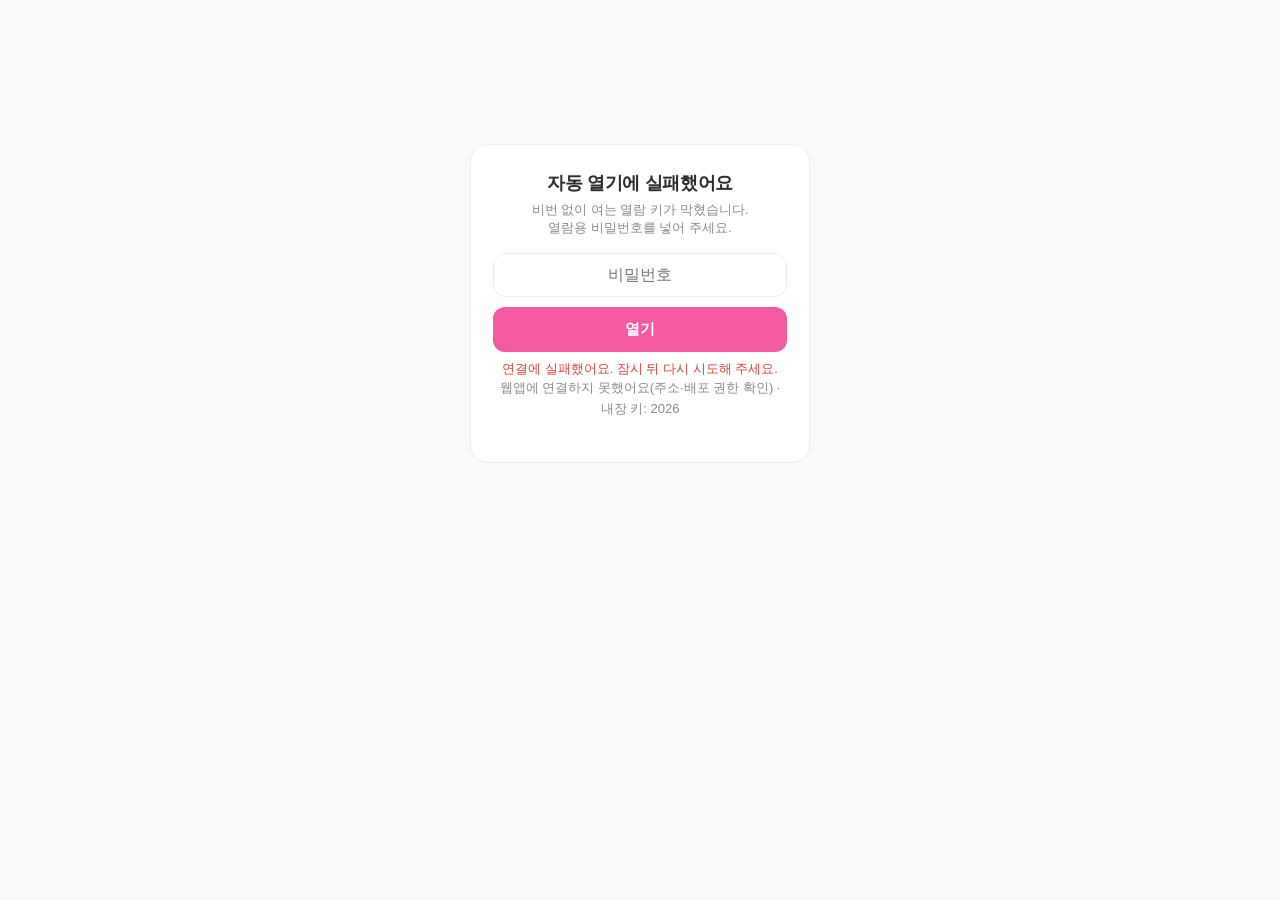
<file: report.html>
<!doctype html>
<html lang="ko">
<head>
<meta charset="utf-8">
<meta name="viewport" content="width=device-width, initial-scale=1">
<meta name="robots" content="noindex, nofollow">
<title>2026 옹진군 여름방학 초등돌봄·교육운영 활동보고</title>
<style>
  :root { --pink:#F35AA0; --ink:#2b2b2b; --sub:#8a8a8a; --line:#ececec; --bg:#FBF8F9;
          --gap:10px; --cols:1; }
  @media (min-width:640px)  { :root { --cols:2; } }
  @media (min-width:900px)  { :root { --cols:3; } }
  @media (min-width:1240px) { :root { --cols:4; } }

  * { box-sizing:border-box; -webkit-tap-highlight-color:transparent; }
  html,body { margin:0; background:var(--bg); color:var(--ink);
              font-family:-apple-system,BlinkMacSystemFont,"Apple SD Gothic Neo","Noto Sans KR",sans-serif; }

  header { position:sticky; top:0; z-index:20; background:rgba(251,248,249,.95);
           backdrop-filter:blur(8px); border-bottom:1px solid var(--line); }
  .hwrap { max-width:1240px; margin:0 auto; padding:12px 16px 0; }
  h1 { font-size:19px; margin:0 0 2px; letter-spacing:-.02em; }
  .sub { font-size:13px; color:var(--sub); margin-bottom:10px; }

  /* 제목 — 길어서 한 줄을 통째로 쓰고, 메뉴는 그 아래로 내린다 */
  .page-title { font-size:19px; font-weight:800; margin:2px 0 10px; letter-spacing:-.02em;
                line-height:1.35; word-break:keep-all; }
  @media (max-width:640px) { .page-title { font-size:17px; } }

  /* ---------- 상단 바로가기 메뉴 ----------
     흰 카드 안에 '미술갤러리' 꼬리표와 기관 세 곳을 담고,
     성격이 다른 만족도조사는 카드 밖 오른쪽에 따로 세운다. */
  .menubar { display:flex; align-items:center; gap:12px; margin-bottom:14px; }
  .menucard { flex:1 1 auto; min-width:0; display:flex; align-items:center; gap:4px;
              background:#fff; border:1px solid #efeaec; border-radius:18px; padding:7px 9px;
              box-shadow:0 2px 10px rgba(0,0,0,.04);
              overflow-x:auto; scrollbar-width:none; }
  .menucard::-webkit-scrollbar { display:none; }
  .menutag { flex:0 0 auto; margin-right:6px; padding:8px 14px; border-radius:12px;
             background:#8FE0CD; color:#12564A; font-size:14px; font-weight:800;
             letter-spacing:-.02em; white-space:nowrap; }
  .menucard a { flex:0 0 auto; position:relative; display:inline-flex; align-items:center; gap:8px;
                padding:8px 14px 9px; border-radius:12px; text-decoration:none;
                color:#8a8a8a; font-size:14px; font-weight:700; letter-spacing:-.02em;
                white-space:nowrap; transition:color .12s ease, background .12s ease; }
  .menucard a b { color:#2b2b2b; font-weight:800; transition:color .12s ease; }
  .menucard a svg { flex:0 0 auto; width:19px; height:19px; opacity:.75; }
  /* 밑줄은 자리를 미리 잡아 둔다 — 올려 놓을 때 글자가 밀리지 않게 */
  .menucard a::after { content:""; position:absolute; left:14px; right:14px; bottom:1px;
                       height:2px; border-radius:2px; background:transparent; }
  .menucard a:hover { color:#2b2b2b; background:#f7f5f6; }
  .menucard a:hover b { color:#111; }
  .menucard a:hover::after { background:#2b2b2b; }
  .menucard a:hover svg { opacity:1; }
  .menucard a:active { transform:scale(.98); }

  .menu-survey { flex:0 0 auto; display:inline-flex; align-items:baseline; gap:6px;
                 padding:13px 20px; border-radius:14px; text-decoration:none;
                 background:#2F5D50; color:#fff; white-space:nowrap;
                 box-shadow:0 2px 10px rgba(47,93,80,.25); transition:transform .12s ease; }
  .menu-survey b { font-size:15px; font-weight:800; letter-spacing:-.02em; }
  .menu-survey span { font-size:12.5px; font-weight:600; opacity:.85; }
  .menu-survey:hover { transform:translateY(-1px); }
  .menu-survey:active { transform:scale(.97); }

  /* 좁은 화면: 카드는 옆으로 넘겨 보고, 만족도조사는 아래 줄로 내린다 */
  @media (max-width:760px) {
    .menubar { flex-wrap:wrap; }
    .menucard { order:2; width:100%; }
    .menu-survey { order:1; }
  }
  @media (max-width:520px) {
    .menutag { font-size:13px; padding:7px 11px; }
    .menucard a { font-size:13px; padding:7px 10px 8px; gap:6px; }
    .menucard a::after { left:10px; right:10px; }
  }

  /* 맨 아래 요약 줄 (날짜 · 기관 · 사진 수) */
  .foot { max-width:1240px; margin:0 auto; padding:6px 16px 30px;
          font-size:13px; color:var(--sub); text-align:center; }

  /* ---------- 지역 · 기간 고르는 줄 ---------- */
  .pickrow { display:flex; align-items:center; gap:10px; padding-bottom:10px; }
  .pick-lab { flex:0 0 auto; font-size:12px; font-weight:800; color:var(--sub); letter-spacing:.01em; }
  .tabs { display:flex; gap:6px; overflow-x:auto; scrollbar-width:none; min-width:0; }
  .tabs::-webkit-scrollbar { display:none; }
  .tab { flex:0 0 auto; border:1px solid var(--line); cursor:pointer; font:inherit; font-weight:700; font-size:13.5px;
         padding:8px 15px; border-radius:999px; background:#fff; color:#6b6b6b; transition:.12s ease; }
  .tab:hover { border-color:#d8d2d5; color:#3a3a3a; }
  .tab.on { background:var(--pink); border-color:var(--pink); color:#fff; font-weight:800; }

  /* ---------- 날짜 줄 ----------
     왼쪽에 지금 보고 있는 날짜 요약, 오른쪽에 점으로 잇는 타임라인. */
  .daybar { display:flex; align-items:stretch; gap:12px; padding-bottom:12px; }
  .daynow { flex:0 0 auto; width:190px; background:#fff; border:1px solid var(--line);
            border-radius:14px; padding:11px 13px;
            display:flex; flex-direction:column; justify-content:center; }
  .dn-date { font-size:15px; font-weight:800; color:var(--pink); letter-spacing:-.02em; }
  .dn-date span { font-size:12px; font-weight:700; }
  .dn-sub { font-size:11.5px; color:#6b6b6b; margin-top:3px; line-height:1.45;
            display:-webkit-box; -webkit-line-clamp:2; -webkit-box-orient:vertical; overflow:hidden; }

  .daystrip { display:flex; align-items:flex-start; flex:1 1 auto; min-width:0;
              overflow-x:auto; scroll-snap-type:x proximity; scrollbar-width:none; padding-top:6px; }
  .daystrip::-webkit-scrollbar { display:none; }
  .daydot { position:relative; flex:0 0 auto; width:62px; scroll-snap-align:center;
            border:0; background:none; cursor:pointer; font:inherit; padding:0 0 2px;
            text-align:center; color:#9a9a9a; }
  /* 점끼리 잇는 선 — 칸마다 한 토막씩 그려 이어 붙인다(양 끝은 반만) */
  .daydot::before { content:""; position:absolute; left:0; right:0; top:5px; height:2px; background:#ece7e9; }
  .daydot:first-child::before { left:50%; }
  .daydot:last-child::before { right:50%; }
  .daydot .dot { position:relative; display:block; width:12px; height:12px; margin:0 auto 8px;
                 border-radius:50%; background:#fff; border:2px solid #ddd6d9; transition:.12s ease; }
  .daydot .d { display:block; font-size:13px; font-weight:800; letter-spacing:-.02em; line-height:1.2; }
  .daydot .w { display:block; font-size:10.5px; margin-top:1px; }
  .daydot:hover .dot { border-color:#f0a9c9; }
  .daydot:hover { color:#5a5a5a; }
  .daydot.on { color:var(--pink); }
  .daydot.on .dot { background:var(--pink); border-color:var(--pink);
                    box-shadow:0 0 0 4px rgba(243,90,160,.16); }
  .daydot.all .d { font-size:12.5px; }

  .arrow { flex:0 0 auto; align-self:center; width:30px; height:30px; border-radius:50%;
           border:1px solid var(--line); background:#fff; color:#666; font-size:15px; cursor:pointer;
           display:flex; align-items:center; justify-content:center; }
  .arrow[disabled] { opacity:.3; cursor:default; }
  /* 드라이브에 새 폴더를 넣고 바로 확인하고 싶을 때 — 캐시를 무시하고 다시 읽는다 */
  .arrow.refresh { margin-left:6px; font-size:17px; }
  .arrow.refresh.busy { animation:spin 1s linear infinite; opacity:.5; }
  @keyframes spin { to { transform:rotate(360deg); } }

  /* '전체'로 볼 때 날짜마다 붙는 머리말 */
  .dayhead { display:flex; align-items:baseline; gap:9px; margin:22px 0 10px; }
  .dayhead:first-child { margin-top:4px; }
  .dayhead .dh-d { font-size:15px; font-weight:800; letter-spacing:-.02em; }
  .dayhead .dh-n { font-size:11.5px; color:var(--sub); }
  .dayhead .dh-line { flex:1 1 auto; height:1px; background:var(--line); }

  @media (max-width:640px) {
    .daybar { flex-wrap:wrap; }
    .daynow { width:100%; }
  }

  main { max-width:1240px; margin:0 auto; padding:18px 16px 40px; }
  .org { background:#fff; border:1px solid var(--line); border-radius:16px; padding:16px; margin-bottom:16px; }
  .orghead { display:flex; align-items:center; gap:8px; margin-bottom:2px; }
  .orghead h3 { font-size:16px; margin:0; }
  .badge { font-size:11px; font-weight:800; color:var(--pink); background:#fdeef5;
           padding:3px 9px; border-radius:999px; }

  /* 프로그램(클래스)마다 가로 슬라이드 */
  .prog { margin-top:16px; }
  .proghead { display:flex; align-items:center; gap:8px; margin-bottom:8px; }
  .proghead h4 { font-size:14px; margin:0; color:#333; flex:1; }
  .proghead .cnt { font-size:11px; color:var(--sub); }
  .slider { display:flex; gap:var(--gap); overflow-x:auto;
            scroll-snap-type:x mandatory; scrollbar-width:none; }
  .slider::-webkit-scrollbar { display:none; }
  .cell { position:relative; flex:0 0 calc((100% - var(--gap) * (var(--cols) - 1)) / var(--cols));
          scroll-snap-align:start; cursor:pointer; }
  .cell img { width:100%; aspect-ratio:1; object-fit:cover; display:block; border-radius:11px;
              background:#f0eaed; }
  .cell .play { position:absolute; inset:0; display:flex; align-items:center; justify-content:center;
                pointer-events:none; }
  .cell .play span { width:44px; height:44px; border-radius:50%; background:rgba(0,0,0,.55);
                     color:#fff; font-size:18px; display:flex; align-items:center; justify-content:center;
                     padding-left:3px; }
  .cell .tag { position:absolute; right:6px; bottom:6px; background:rgba(0,0,0,.6); color:#fff;
               font-size:10px; font-weight:700; padding:2px 7px; border-radius:5px; pointer-events:none; }

  /* 상단 자동재생 슬라이드쇼 — 아래 사진들을 영상처럼 */
  .hero { margin:0 0 18px; }
  .hero-stage { position:relative; width:100%; aspect-ratio:16/9; border-radius:16px; overflow:hidden;
                background:#000; cursor:pointer; box-shadow:0 8px 24px rgba(0,0,0,.10); }
  @media (max-width:640px) { .hero-stage { aspect-ratio:4/3; } }
  .hero-stage img { position:absolute; inset:0; width:100%; height:100%; object-fit:cover;
                    opacity:0; transform:scale(1.04); will-change:opacity,transform; }
  .hero-stage img.show { opacity:1; }
  .hero-badge { position:absolute; left:12px; top:12px; z-index:3; display:flex; align-items:center; gap:6px;
                background:rgba(0,0,0,.5); color:#fff; font-size:12px; font-weight:800;
                padding:5px 11px; border-radius:999px; pointer-events:none; }
  .hero-badge .dot { width:7px; height:7px; border-radius:50%; background:var(--pink);
                     animation:heropulse 1.4s ease-in-out infinite; }
  @keyframes heropulse { 0%,100% { opacity:1; } 50% { opacity:.3; } }
  .hero-cap { position:absolute; left:0; right:0; bottom:0; z-index:2; pointer-events:none;
              padding:30px 14px 13px; color:#fff; font-size:13px; font-weight:700;
              text-shadow:0 1px 3px rgba(0,0,0,.5);
              background:linear-gradient(to top, rgba(0,0,0,.62), rgba(0,0,0,0)); }
  .hero-bar { position:absolute; left:0; bottom:0; height:3px; z-index:4; width:0; background:var(--pink); }

  /* 로그인 */
  .gate { max-width:340px; margin:16vh auto; background:#fff; border:1px solid var(--line);
          border-radius:18px; padding:26px 22px; text-align:center; }
  .gate h1 { font-size:18px; margin:0 0 6px; }
  .gate p { font-size:13px; color:var(--sub); margin:0 0 16px; }
  .gate input { width:100%; font:inherit; font-size:16px; padding:12px 14px; text-align:center;
                border:1px solid var(--line); border-radius:12px; margin-bottom:10px; }
  .gate button { width:100%; font:inherit; font-weight:800; font-size:15px; color:#fff;
                 background:var(--pink); border:0; border-radius:12px; padding:13px; cursor:pointer; }
  .err { color:#d7443e; font-size:13px; min-height:18px; margin-top:8px; }
  /* 왜 자동으로 못 열었는지 — 원인을 찾을 수 있게 서버가 준 말을 그대로 남긴다 */
  .gate-why { font-size:11px; color:#b0aaad; margin:10px 0 0; line-height:1.6; word-break:break-all; }
  .msg { text-align:center; color:var(--sub); padding:40px 20px; font-size:14px; line-height:1.7; }

  /* 크게 보기 */
  #box { position:fixed; inset:0; background:rgba(0,0,0,.93); display:none; z-index:50;
         align-items:center; justify-content:center; }
  #box img { max-width:96vw; max-height:88vh; object-fit:contain; }
  #box iframe { width:min(96vw,1100px); height:min(80vh,620px); border:0; border-radius:10px; background:#000; }
  #box .x { position:absolute; top:14px; right:18px; color:#fff; font-size:30px; cursor:pointer; }
  #box .nav { position:absolute; top:50%; transform:translateY(-50%); color:#fff; font-size:38px;
              cursor:pointer; padding:14px; user-select:none; opacity:.75; }
  #box .prev { left:4px; } #box .next { right:4px; }
  #box .cap { position:absolute; bottom:16px; left:0; right:0; text-align:center; color:#fff; font-size:13px; }

  @media print {
    header, #box, .arrow { display:none }
    .slider { display:grid; grid-template-columns:repeat(4,1fr); overflow:visible }
    .cell { flex:none } .org { break-inside:avoid }
  }
</style>
</head>
<body>

<div id="booting" class="msg">활동 보고를 불러오는 중이에요…</div>

<!-- 평소에는 안 나온다. 아래 OPEN_PW 가 거부될 때만 예비로 열린다. -->
<div id="gate" class="gate" hidden>
  <h1>자동 열기에 실패했어요</h1>
  <p>비번 없이 여는 열람 키가 막혔습니다.<br>열람용 비밀번호를 넣어 주세요.</p>
  <input id="pw" type="password" placeholder="비밀번호" autocomplete="current-password">
  <button id="go">열기</button>
  <div id="err" class="err"></div>
  <p class="gate-why" id="why"></p>
</div>

<header id="head" hidden>
  <div class="hwrap">
    <h1 class="page-title">2026 옹진군 여름방학 초등돌봄·교육운영 활동보고</h1>
    <nav class="menubar" aria-label="바로가기">
      <div class="menucard">
        <span class="menutag">미술갤러리 바로가기</span>
        <a href="index.html?class=F4MD28" target="_blank" rel="noopener"><svg viewBox="0 0 24 24" fill="none" stroke="currentColor" stroke-width="1.7" stroke-linecap="round" stroke-linejoin="round" aria-hidden="true"><path d="M3 10.5 12 4l9 6.5"/><path d="M5 10v10h14V10"/><path d="M9.5 20v-4.5h5V20"/><path d="M9 13h.01M15 13h.01"/></svg><span><b>백령</b> 종합사회복지관</span></a>
        <a href="index.html?class=S753Z4" target="_blank" rel="noopener"><svg viewBox="0 0 24 24" fill="none" stroke="currentColor" stroke-width="1.7" stroke-linecap="round" stroke-linejoin="round" aria-hidden="true"><path d="M3 20V9l5-3.5L13 9v11"/><path d="M13 20V12l4-2.5L21 12v8"/><path d="M2 20h20"/><path d="M6.5 13h3M16 15h2"/></svg><span><b>옹진</b> 가족센터</span></a>
        <a href="index.html?class=KHGUKC" target="_blank" rel="noopener"><svg viewBox="0 0 24 24" fill="none" stroke="currentColor" stroke-width="1.7" stroke-linecap="round" stroke-linejoin="round" aria-hidden="true"><path d="M4 20V8l8-4 8 4v12"/><path d="M2 20h20"/><path d="M9.5 20v-5h5v5"/><path d="M12 4V2"/><path d="M12 2.5 15.5 3.5 12 4.5"/></svg><span><b>영흥</b> 지역아동센터</span></a>
      </div>
      <a class="menu-survey" href="report-satisfaction.html" target="_blank" rel="noopener"><b>만족도조사</b><span>바로가기</span></a>
    </nav>
    <div class="pickrow">
      <span class="pick-lab">지역</span>
      <div class="tabs" id="tabs"></div>
    </div>
    <div class="daybar">
      <div class="daynow" id="daynow"></div>
      <div class="daystrip" id="days"></div>
      <button class="arrow" id="dprev" aria-label="이전 날짜">&#8249;</button>
      <button class="arrow" id="dnext" aria-label="다음 날짜">&#8250;</button>
      <button class="arrow refresh" id="dsync" aria-label="새 폴더 불러오기" title="드라이브에서 새 폴더 다시 읽기">&#8635;</button>
    </div>
  </div>
</header>
<main id="main" hidden></main>
<footer class="foot" id="summary"></footer>

<div id="box">
  <span class="x">&times;</span>
  <span class="nav prev">&#8249;</span>
  <img id="boximg" alt="">
  <iframe id="boxvid" allow="autoplay; fullscreen" allowfullscreen hidden></iframe>
  <span class="nav next">&#8250;</span>
  <div class="cap" id="boxcap"></div>
</div>

<script>
  // Apps Script 웹앱 — 앱과 같은 배포본을 쓴다.
  var API = "https://script.google.com/macros/s/AKfycbyV5LibT5DHLAIwujt8u8yjkyBtxpzSMF5T2aepcPdbgvQITCKc7kou4mlqcNxIvLKZ/exec";

  // 🔓 비밀번호를 묻지 않고 바로 여는 열람 키 — 페이지가 대신 넣어 준다.
  //    Apps Script 쪽 열람 비번을 바꾸면 이 한 줄만 같이 바꾸면 된다.
  //    (이 키가 거부될 때만 예비 비밀번호 칸이 나온다.)
  //    ⚠️ 링크를 아는 사람은 누구나 활동 보고를 볼 수 있게 됩니다.
  var OPEN_PW = "2026";

  var el = function (id) { return document.getElementById(id); };

  /// 가로로 부드럽게 옮긴다.
  /// CSS scroll-behavior:smooth 와 scroll-snap 을 같이 쓰면 프로그램에서 건 스크롤이
  /// 스냅 엔진에 취소되거나(혹은 환경에 따라 아예 애니메이션이 안 돌아) 제자리에 머문다.
  /// 그래서 옮기는 동안만 스냅·부드러움을 끄고 직접 한 프레임씩 그린다.
  function glide(boxEl, target, done) {
    var keepSnap = boxEl.style.scrollSnapType, keepBehav = boxEl.style.scrollBehavior;
    boxEl.style.scrollSnapType = "none"; boxEl.style.scrollBehavior = "auto";

    function finish() {
      boxEl.scrollLeft = target;
      boxEl.style.scrollSnapType = keepSnap;
      boxEl.style.scrollBehavior = keepBehav;
      if (done) done();
    }
    // 탭이 백그라운드면 프레임이 안 돌아 영영 안 움직인다 — 그럴 땐 그냥 즉시 옮긴다.
    if (document.hidden || typeof requestAnimationFrame !== "function") { finish(); return; }
    var guard = setTimeout(finish, 900);   // 애니메이션이 멈춰버린 경우의 안전장치

    var from = boxEl.scrollLeft, dist = target - from, t0 = null, ms = 320;
    function frame(t) {
      if (t0 === null) t0 = t;
      var k = Math.min(1, (t - t0) / ms);
      var e = k < 0.5 ? 2 * k * k : 1 - Math.pow(-2 * k + 2, 2) / 2;   // easeInOutQuad
      boxEl.scrollLeft = from + dist * e;
      if (k < 1) requestAnimationFrame(frame);
      else { clearTimeout(guard); finish(); }
    }
    requestAnimationFrame(frame);
  }
  var DATA = null, REGION = "전체", DAY = null, SHOTS = [], AT = 0;
  // ⚠️ 아래 두 값은 '캐시로 첫 화면을 그리는 코드'보다 반드시 위에 있어야 한다.
  //    var 는 이름만 끌어올려지고 값은 그 줄에 닿아야 담기므로, 아래에 두면
  //    새로고침 직후 첫 렌더에서 WD 가 undefined 라 날짜 줄이 통째로 비었다.
  var ALL_DAYS = "__all__";                       // 날짜 '전체'
  var WD = ["일", "월", "화", "수", "목", "금", "토"];
  var LAST_FETCH = 0;   // 탭으로 돌아왔을 때 너무 자주 다시 부르지 않으려고

  /// 지금 쓸 열람 키 — 예전에 직접 넣어 둔 비번이 있으면 그걸, 없으면 내장 키를 쓴다.
  function reportPw() { return localStorage.getItem("reportPw") || OPEN_PW; }

  /// 내장 키가 거부됐을 때만 나오는 예비 비밀번호 칸.
  function showGate() { el("booting").hidden = true; el("gate").hidden = false; }

  // 지난번 받아둔 자료를 즉시 그려서(재열람은 바로 뜬다) 기다림을 없앤다.
  var cachedRaw = localStorage.getItem("reportData"), cached = null;
  if (cachedRaw) { try { cached = JSON.parse(cachedRaw); } catch (e) { cached = null; } }   // 깨진 캐시는 버린다
  // 그리다 나는 오류까지 같이 삼키면 안 된다 — 삼키면 화면만 비고 콘솔에도 아무것도 안 남아
  // 무엇이 잘못됐는지 찾을 수가 없다. 그래서 파싱만 감싸고 그리기는 밖에 둔다.
  if (cached) applyData(cached);
  openReport(reportPw(), false);   // 비번을 묻지 않고 바로 연다(캐시가 있으면 조용히 갱신)

  el("go").addEventListener("click", function () { openReport(el("pw").value.trim(), false); });
  el("pw").addEventListener("keydown", function (e) { if (e.key === "Enter") el("go").click(); });

  function setLoading(on) {
    var b = el("go");
    b.disabled = on;
    b.textContent = on ? "불러오는 중…" : "열기";
  }

  /// 이름이 00_ 로 시작하는 폴더는 보고에서 뺀다(00_inbox, 00_삭제요망 같은 작업/임시 폴더).
  /// 날짜·기관·프로그램 어느 단계든 걸러서, 빈 단계는 화면에 나오지 않게 한다.
  function isHiddenFolder(name) {
    return /^00_/.test(String(name == null ? "" : name).trim());
  }
  function sanitize(d) {
    if (!d || !d.dates) return d;
    d.dates = d.dates.filter(function (day) { return !isHiddenFolder(day.folder); });
    d.dates.forEach(function (day) {
      day.orgs = (day.orgs || []).filter(function (o) { return !isHiddenFolder(o.org); });
      day.orgs.forEach(function (o) {
        o.programs = (o.programs || []).filter(function (pr) { return !isHiddenFolder(pr.title); });
      });
      // 프로그램이 하나도 안 남은 기관, 기관이 하나도 안 남은 날짜는 제거.
      day.orgs = day.orgs.filter(function (o) { return (o.programs || []).length; });
    });
    d.dates = d.dates.filter(function (day) { return (day.orgs || []).length; });
    return d;
  }

  function applyData(d) {
    DATA = sanitize(d);
    el("booting").hidden = true;
    el("gate").hidden = true;
    el("head").hidden = false; el("main").hidden = false;
    render();
  }

  function openReport(pw, quiet, fresh, after) {
    if (!pw) return;
    function done(changed) { if (after) after(changed); }
    var haveView = !el("main").hidden;              // 이미 (캐시로) 보여주는 중인가
    if (!quiet && !haveView) { el("err").textContent = ""; setLoading(true); }
    fetch(API, {
      method: "POST", headers: { "Content-Type": "text/plain;charset=utf-8" },
      // fresh=true 면 서버가 캐시를 버리고 드라이브를 다시 훑는다(새 폴더 즉시 반영).
      body: JSON.stringify({ action: "reportTree", secret: "artclasshub-2026", pw: pw, fresh: !!fresh })
    })
      .then(function (r) { return r.json(); })
      .then(function (d) {
        if (!d.ok) {
          if (!haveView) {                          // 캐시로 보여주는 중이면 조용히 무시
            localStorage.removeItem("reportPw");
            setLoading(false);
            showGate();
            el("err").textContent = d.message || "열지 못했어요.";
            el("why").textContent = "서버 응답: " + JSON.stringify(d) + " · 내장 키: " + OPEN_PW;
          }
          done(false);
          return;
        }
        // 내장 키는 저장하지 않는다 — 나중에 키를 바꿔도 옛날 값이 남아 막지 않도록.
        if (pw !== OPEN_PW) localStorage.setItem("reportPw", pw);
        LAST_FETCH = Date.now();
        var raw = JSON.stringify(d);
        if (haveView && raw === localStorage.getItem("reportData")) { done(false); return; }   // 바뀐 게 없으면 다시 안 그림
        localStorage.setItem("reportData", raw);
        setLoading(false);
        applyData(d);
        done(true);
      })
      .catch(function () {
        if (!haveView) {
          setLoading(false);
          showGate();
          el("err").textContent = "연결에 실패했어요. 잠시 뒤 다시 시도해 주세요.";
          el("why").textContent = "웹앱에 연결하지 못했어요(주소·배포 권한 확인) · 내장 키: " + OPEN_PW;
        }
        done(false);
      });
  }

  /// 20260821 → Date. 8자리가 아니면 null.
  function dateOf(folder) {
    var g = String(folder).replace(/[^0-9]/g, "");
    if (g.length !== 8) return null;
    return new Date(+g.substr(0, 4), +g.substr(4, 2) - 1, +g.substr(6, 2));
  }
  /// 20260821 → "8월 21일 (목)"
  function dateLabel(folder) {
    var d = dateOf(folder);
    if (!d) return String(folder);
    return (d.getMonth() + 1) + "월 " + d.getDate() + "일 (" + WD[d.getDay()] + ")";
  }
  function wdOf(folder) { var d = dateOf(folder); return d ? WD[d.getDay()] : ""; }

  /// 지금 지역에 해당하는 기관만
  function inRegion(o) { return REGION === "전체" || o.region === REGION; }
  function isVid(x) { return x.kind === "video"; }

  /// 날짜 묶음의 사진·영상·기관 수를 센다.
  function tally(days) {
    var photos = 0, vids = 0, orgs = {}, progs = 0;
    days.forEach(function (day) {
      day.orgs.filter(inRegion).forEach(function (o) {
        orgs[o.org] = true;
        o.programs.forEach(function (pr) {
          progs += 1;
          photos += pr.photos.length;
          vids += pr.photos.filter(isVid).length;
        });
      });
    });
    return { photos: photos - vids, vids: vids, orgs: Object.keys(orgs), progs: progs };
  }

  /// 20260721 → {m:"7/21", y:"2026"}
  function dparts(folder) {
    var g = String(folder).replace(/[^0-9]/g, "");
    if (g.length !== 8) return { m: String(folder), y: "" };
    return { m: (+g.substr(4, 2)) + "/" + (+g.substr(6, 2)), y: g.substr(0, 4) };
  }

  function regionsOf(dates) {
    var set = [];
    dates.forEach(function (d) {
      d.orgs.forEach(function (o) { if (set.indexOf(o.region) < 0) set.push(o.region); });
    });
    set.sort(function (a, b) { return a === "기타" ? 1 : b === "기타" ? -1 : (a < b ? -1 : 1); });
    return ["전체"].concat(set);
  }

  /// 지금 지역에서 볼 수 있는 날짜만.
  function visibleDays() {
    return DATA.dates.filter(function (day) {
      return day.orgs.some(function (o) { return REGION === "전체" || o.region === REGION; });
    });
  }

  function render() {
    var tabs = el("tabs"); tabs.innerHTML = "";
    regionsOf(DATA.dates).forEach(function (r) {
      var b = document.createElement("button");
      b.className = "tab" + (r === REGION ? " on" : "");
      b.textContent = r;
      b.addEventListener("click", function () {
        REGION = r;
        if (DAY !== ALL_DAYS) DAY = null;      // '전체 기간'으로 보던 중이면 그대로 둔다
        render();
      });
      tabs.appendChild(b);
    });

    var days = visibleDays();
    if (!days.length) {
      el("days").innerHTML = ""; el("summary").textContent = "";
      el("main").innerHTML = '<div class="msg">이 지역에는 아직 올라온 자료가 없어요.<br>'
        + '드라이브에 <b>날짜 ▸ 학교·기관명 ▸ 01프로그램명</b> 순서로 넣으면 여기에 나옵니다.</div>';
      return;
    }
    // 지역을 바꾸면 그 지역의 가장 최근 날짜로 맞춘다. ('전체 기간'은 그대로 둔다)
    if (DAY !== ALL_DAYS && (!DAY || !days.some(function (d) { return d.folder === DAY; }))) {
      DAY = days[0].folder;
    }

    var strip = el("days"); strip.innerHTML = "";

    // 맨 앞의 '전체' — 지역 줄의 '전체'와 같은 자리를 한다.
    var all = document.createElement("button");
    all.type = "button";
    all.className = "daydot all" + (DAY === ALL_DAYS ? " on" : "");
    all.innerHTML = '<span class="dot"></span><span class="d">전체</span>'
      + '<span class="w">' + days.length + '일</span>';
    all.addEventListener("click", function () { DAY = ALL_DAYS; render(); });
    strip.appendChild(all);

    days.forEach(function (day) {
      var p = dparts(day.folder);
      var c = document.createElement("button");
      c.type = "button";
      c.className = "daydot" + (day.folder === DAY ? " on" : "");
      c.innerHTML = '<span class="dot"></span><span class="d">' + p.m + '</span>'
        + '<span class="w">(' + wdOf(day.folder) + ')</span>';
      c.addEventListener("click", function () { DAY = day.folder; render(); });
      strip.appendChild(c);
    });
    setTimeout(function () {
      var on = strip.querySelector(".daydot.on");
      if (on) on.scrollIntoView({ inline: "center", block: "nearest" });
      updateArrows();
    }, 0);

    if (DAY === ALL_DAYS) { renderNow(days, true); renderAll(days); }
    else {
      var one = days.filter(function (d) { return d.folder === DAY; })[0];
      renderNow([one], false);
      renderDay(one);
    }
  }

  /// 날짜 줄 왼쪽의 요약 카드 — 지금 무엇을 보고 있는지 한 줄로.
  function renderNow(days, isAll) {
    var t = tally(days);
    var sub;
    if (isAll) {
      var last = dparts(days[0].folder).m, first = dparts(days[days.length - 1].folder).m;
      sub = days.length > 1 ? (first + " ~ " + last) : last;
    } else {
      var orgs = days[0].orgs.filter(inRegion);
      sub = (orgs.length === 1 && orgs[0].programs.length === 1)
        ? orgs[0].org + " · " + orgs[0].programs[0].title
        : t.orgs.length + "개 기관 · " + t.progs + "개 프로그램";
    }
    // 기관·사진·영상 수는 맨 아래 요약 줄에 이미 있으므로 카드에는 넣지 않는다.
    el("daynow").innerHTML =
      '<div class="dn-date">' + (isAll
        ? '전체 기간 <span>(' + days.length + '일)</span>'
        : esc(dateLabel(days[0].folder))) + '</div>'
      + '<div class="dn-sub">' + esc(sub) + '</div>';
  }

  /// 날짜 '전체' — 날짜마다 머리말을 달아 위에서 아래로 이어 붙인다.
  function renderAll(days) {
    var t = tally(days);
    var last = dparts(days[0].folder), first = dparts(days[days.length - 1].folder);
    el("summary").textContent = first.y + "." + first.m.replace("/", ".")
      + " ~ " + last.y + "." + last.m.replace("/", ".")
      + " · " + days.length + "일 · " + t.orgs.length + "개 기관 · 사진 " + t.photos + "장"
      + (t.vids ? " · 영상 " + t.vids + "개" : "");

    var main = el("main"); main.innerHTML = "";

    // 자동재생은 기간 전체의 사진을 모아 한 번만 돌린다.
    heroStop();
    var imgs = [], caps = [];
    days.forEach(function (day) {
      var b = buildHero(day, day.orgs.filter(inRegion));
      imgs = imgs.concat(b.imgs); caps = caps.concat(b.caps);
    });
    if (imgs.length >= 2) main.appendChild(heroStart({ imgs: imgs, caps: caps }));

    days.forEach(function (day) {
      var orgs = day.orgs.filter(inRegion);
      if (!orgs.length) return;
      var d = tally([day]);
      var h = document.createElement("div"); h.className = "dayhead";
      h.innerHTML = '<span class="dh-d">' + esc(dateLabel(day.folder)) + '</span>'
        + '<span class="dh-n">' + d.orgs.length + '개 기관 · 사진 ' + d.photos + '장'
        + (d.vids ? ' · 영상 ' + d.vids + '개' : '') + '</span>'
        + '<span class="dh-line"></span>';
      main.appendChild(h);
      orgs.forEach(function (o) { main.appendChild(orgCard(day, o)); });
    });
  }

  /// 기관 하나 = 카드 한 장. 날짜별 보기와 전체 보기가 같이 쓴다.
  function orgCard(day, o) {
    var card = document.createElement("div"); card.className = "org";
    card.innerHTML = '<div class="orghead"><h3>' + esc(o.org) + '</h3>'
      + '<span class="badge">' + esc(o.region) + '</span></div>';
    o.programs.forEach(function (pr) { card.appendChild(programSlider(day, o, pr)); });
    return card;
  }

  // ── 상단 자동재생 슬라이드쇼 ──────────────────────────────────
  // 지금 보고 있는 날짜의 사진(영상 제외)을 랜덤 순서로 크로스페이드+켄번스 줌으로
  // 동영상처럼 돌린다. 탭하면 그 작품이 큰 화면으로 열리고, 큰 화면이 열려 있는 동안은 멈춘다.
  var HERO = null;

  function heroStop() {
    if (HERO && HERO.timer) clearTimeout(HERO.timer);
    HERO = null;
  }
  function heroPause() { if (HERO && HERO.timer) { clearTimeout(HERO.timer); HERO.timer = null; } }
  function heroResume() {
    if (!HERO || HERO.timer) return;
    heroBar();                                   // 진행바 다시 채우기 시작
    HERO.timer = setTimeout(HERO.tick, HERO.INTERVAL);
  }
  function heroBar() {
    var bar = HERO.bar;
    bar.style.transition = "none"; bar.style.width = "0";
    void bar.offsetWidth;
    bar.style.transition = "width " + HERO.INTERVAL + "ms linear"; bar.style.width = "100%";
  }

  /// 지금 화면(날짜·지역)의 이미지들을 캡션과 함께 모은다.
  function buildHero(day, orgs) {
    var imgs = [], caps = [], m = dparts(day.folder).m;
    orgs.forEach(function (o) {
      o.programs.forEach(function (pr) {
        pr.photos.forEach(function (ph) {
          if (ph.kind === "video") return;       // 사진만
          imgs.push(ph);
          caps.push(m + " · " + o.org + " · " + pr.title);
        });
      });
    });
    return { imgs: imgs, caps: caps };
  }

  function shuffledOrder(n) {
    var a = []; for (var i = 0; i < n; i++) a.push(i);
    for (var i = a.length - 1; i > 0; i--) {
      var j = Math.floor(Math.random() * (i + 1));
      var t = a[i]; a[i] = a[j]; a[j] = t;
    }
    return a;
  }

  function heroStart(built) {
    var wrap = document.createElement("div"); wrap.className = "hero";
    var stage = document.createElement("div"); stage.className = "hero-stage";
    var a = document.createElement("img"); a.alt = ""; a.decoding = "async";
    var b = document.createElement("img"); b.alt = ""; b.decoding = "async";
    var badge = document.createElement("div"); badge.className = "hero-badge";
    badge.innerHTML = '<span class="dot"></span>자동재생 · ' + built.imgs.length + '장';
    var cap = document.createElement("div"); cap.className = "hero-cap";
    var bar = document.createElement("div"); bar.className = "hero-bar";
    stage.appendChild(a); stage.appendChild(b);
    stage.appendChild(badge); stage.appendChild(cap); stage.appendChild(bar);
    wrap.appendChild(stage);

    var H = {
      list: built.imgs, caps: built.caps, layers: [a, b],
      order: shuffledOrder(built.imgs.length), pos: 0, layer: 0,
      timer: null, INTERVAL: 3400, FADE: 900, bar: bar, cap: cap, tick: null
    };
    HERO = H;

    function swap(first) {
      var idx = H.order[H.pos];
      var ph = H.list[idx];
      var next = H.layers[H.layer ^ 1], prev = H.layers[H.layer];
      next.src = ph.full || ph.thumb;
      next.onerror = function () { next.style.visibility = "hidden"; };
      // 켄번스: scale 1.04 → 1.14 로 INTERVAL 동안 서서히.
      next.style.transition = "none"; next.style.transform = "scale(1.04)";
      next.classList.remove("show");
      void next.offsetWidth;                     // reflow — 트랜지션이 처음부터 돌게
      next.style.transition = "opacity " + H.FADE + "ms ease, transform " + (H.INTERVAL + H.FADE) + "ms ease-out";
      next.classList.add("show");
      next.style.transform = "scale(1.14)";
      if (!first) prev.classList.remove("show");
      H.layer ^= 1;
      H.cap.textContent = H.caps[idx];
      heroBar();
    }

    H.tick = function () {
      H.pos = (H.pos + 1) % H.order.length;
      if (H.pos === 0) H.order = shuffledOrder(H.list.length);   // 한 바퀴 돌면 다시 섞기
      swap(false);
      H.timer = setTimeout(H.tick, H.INTERVAL);
    };

    stage.addEventListener("click", function () {
      SHOTS = H.list; AT = H.order[H.pos];
      show(H.caps[AT]);                          // 큰 화면 (열리면 show()가 heroPause 호출)
    });

    swap(true);
    H.timer = setTimeout(H.tick, H.INTERVAL);
    return wrap;
  }

  function renderDay(day) {
    var orgs = day.orgs.filter(function (o) { return REGION === "전체" || o.region === REGION; });
    var total = 0, vids = 0;
    orgs.forEach(function (o) {
      o.programs.forEach(function (p) {
        total += p.photos.length;
        vids += p.photos.filter(function (x) { return x.kind === "video"; }).length;
      });
    });
    var p = dparts(day.folder);
    el("summary").textContent = p.y + "." + p.m.replace("/", ".") + " · " + orgs.length + "개 기관 · 사진 "
      + (total - vids) + "장" + (vids ? " · 영상 " + vids + "개" : "");

    var main = el("main"); main.innerHTML = "";

    // 맨 위: 지금 날짜의 사진들을 영상처럼 자동재생하는 슬라이드쇼.
    heroStop();
    var built = buildHero(day, orgs);
    if (built.imgs.length >= 2) main.appendChild(heroStart(built));

    orgs.forEach(function (o) { main.appendChild(orgCard(day, o)); });
  }

  /// 프로그램 하나 = 가로 슬라이드 한 줄. 화면 크기에 따라 1·2·3·4개씩 보인다.
  function programSlider(day, org, pr) {
    var wrap = document.createElement("div"); wrap.className = "prog";

    var head = document.createElement("div"); head.className = "proghead";
    var v = pr.photos.filter(function (x) { return x.kind === "video"; }).length;
    head.innerHTML = "<h4>" + esc(pr.title) + "</h4>"
      + '<span class="cnt">' + (pr.photos.length - v) + "장" + (v ? " · 영상 " + v : "") + "</span>";
    var back = document.createElement("button"); back.className = "arrow"; back.innerHTML = "&#8249;";
    var fwd = document.createElement("button"); fwd.className = "arrow"; fwd.innerHTML = "&#8250;";
    head.appendChild(back); head.appendChild(fwd);
    wrap.appendChild(head);

    var slider = document.createElement("div"); slider.className = "slider";
    pr.photos.forEach(function (ph) {
      var cell = document.createElement("div"); cell.className = "cell";
      var im = document.createElement("img");
      im.src = ph.thumb; im.loading = "lazy"; im.alt = ph.name;
      im.addEventListener("error", function () { im.style.visibility = "hidden"; });
      cell.appendChild(im);
      if (ph.kind === "video") {
        var b = document.createElement("div"); b.className = "play"; b.innerHTML = "<span>&#9654;</span>";
        cell.appendChild(b);
        var t = document.createElement("div"); t.className = "tag"; t.textContent = "영상";
        cell.appendChild(t);
      }
      cell.addEventListener("click", function () {
        SHOTS = pr.photos; AT = pr.photos.indexOf(ph);
        show(dparts(day.folder).m + " · " + org.org + " · " + pr.title);
      });
      slider.appendChild(cell);
    });
    wrap.appendChild(slider);

    // 한 번에 보이는 만큼 넘긴다.
    // scroll-snap이 켜져 있으면 프로그램에서 건 스크롤을 스냅 엔진이 되돌려버리는 브라우저가 있다.
    // 옮기는 동안만 스냅을 끄고, 끝나면 되돌린다.
    function page(dir) {
      var max = slider.scrollWidth - slider.clientWidth;
      glide(slider, Math.max(0, Math.min(max, slider.scrollLeft + dir * slider.clientWidth)), sync);
    }
    back.addEventListener("click", function () { page(-1); });
    fwd.addEventListener("click", function () { page(1); });
    function sync() {
      var end = slider.scrollWidth - slider.clientWidth - 2;
      back.disabled = slider.scrollLeft <= 2;
      fwd.disabled = slider.scrollLeft >= end;
      // 한 화면에 다 들어오면 화살표를 숨긴다.
      var hide = slider.scrollWidth <= slider.clientWidth + 2;
      back.style.display = fwd.style.display = hide ? "none" : "";
    }
    slider.addEventListener("scroll", sync);
    window.addEventListener("resize", sync);
    setTimeout(sync, 60);
    return wrap;
  }

  // 날짜 줄 화살표
  function updateArrows() {
    var s = el("days");
    var end = s.scrollWidth - s.clientWidth - 2;
    el("dprev").disabled = s.scrollLeft <= 2;
    el("dnext").disabled = s.scrollLeft >= end;
    var hide = s.scrollWidth <= s.clientWidth + 2;
    el("dprev").style.visibility = el("dnext").style.visibility = hide ? "hidden" : "";
  }
  function pageDays(dir) {
    var s = el("days");
    var max = s.scrollWidth - s.clientWidth;
    var step = Math.max(240, s.clientWidth * 0.8);
    glide(s, Math.max(0, Math.min(max, s.scrollLeft + dir * step)), updateArrows);
  }
  el("dprev").addEventListener("click", function () { pageDays(-1); });
  el("dnext").addEventListener("click", function () { pageDays(1); });
  el("days").addEventListener("scroll", updateArrows);
  window.addEventListener("resize", updateArrows);

  // 페이지를 켜둔 채 드라이브에 폴더를 넣고 돌아오는 일이 잦다.
  // 탭으로 돌아올 때(2분 넘었으면) 조용히 다시 불러온다 — 서버가 정리해 둔 걸 읽어오는 거라 가볍다.
  document.addEventListener("visibilitychange", function () {
    if (document.hidden || el("main").hidden) return;
    if (Date.now() - LAST_FETCH < 120000) return;
    openReport(reportPw(), true);
  });

  // 드라이브에 오늘 폴더를 막 넣었을 때 — 서버 캐시를 건너뛰고 다시 읽는다(몇 초 걸린다).
  el("dsync").addEventListener("click", function () {
    var btn = el("dsync");
    if (btn.classList.contains("busy")) return;
    btn.classList.add("busy");
    var before = (DATA && DATA.dates ? DATA.dates.length : 0);
    openReport(el("pw").value.trim() || reportPw(), true, true, function (changed) {
      btn.classList.remove("busy");
      var now = (DATA && DATA.dates ? DATA.dates.length : 0);
      if (!changed && now === before) {
        btn.title = "새 폴더가 없어요 (사진이 든 폴더만 날짜가 생깁니다)";
      } else {
        btn.title = "드라이브에서 새 폴더 다시 읽기";
      }
    });
  });

  // 크게 보기
  var box = el("box");
  function show(cap) {
    heroPause();                                 // 큰 화면 보는 동안 슬라이드쇼 멈춤
    var it = SHOTS[AT], img = el("boximg"), vid = el("boxvid");
    if (it.kind === "video") {
      img.hidden = true; img.removeAttribute("src");
      vid.hidden = false; vid.src = it.full;
    } else {
      vid.hidden = true; vid.removeAttribute("src");   // 재생 중이던 영상을 확실히 멈춘다
      img.hidden = false; img.src = it.full;
    }
    el("boxcap").textContent = cap + "  (" + (AT + 1) + "/" + SHOTS.length + ")";
    box.style.display = "flex";
    box.dataset.cap = cap;
  }
  function closeBox() {
    box.style.display = "none";
    el("boxvid").removeAttribute("src");
    el("boximg").removeAttribute("src");
    heroResume();                                // 다시 자동재생
  }
  function step(d) {
    if (!SHOTS.length) return;
    AT = (AT + d + SHOTS.length) % SHOTS.length;
    show(box.dataset.cap || "");
  }
  box.querySelector(".x").addEventListener("click", closeBox);
  box.querySelector(".prev").addEventListener("click", function (e) { e.stopPropagation(); step(-1); });
  box.querySelector(".next").addEventListener("click", function (e) { e.stopPropagation(); step(1); });
  box.addEventListener("click", function (e) { if (e.target === box) closeBox(); });
  document.addEventListener("keydown", function (e) {
    if (box.style.display !== "flex") return;
    if (e.key === "Escape") closeBox();
    if (e.key === "ArrowRight") step(1);
    if (e.key === "ArrowLeft") step(-1);
  });

  function esc(s) {
    return String(s == null ? "" : s).replace(/[&<>"]/g, function (c) {
      return { "&": "&amp;", "<": "&lt;", ">": "&gt;", '"': "&quot;" }[c];
    });
  }
</script>
</body>
</html>
</file>
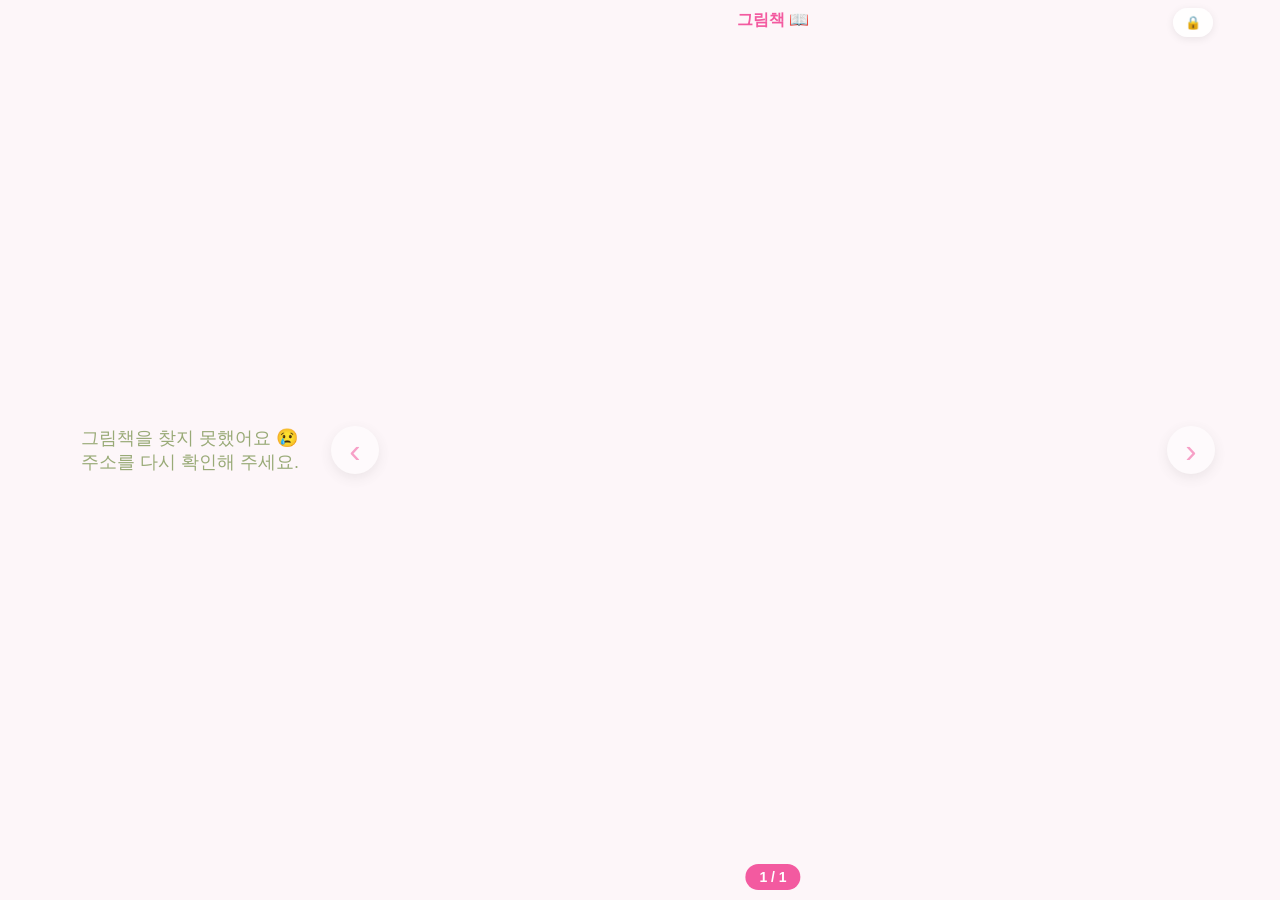
<file: viewer.html>
<!doctype html>
<html lang="ko">
<head>
<meta charset="utf-8">
<meta name="viewport" content="width=device-width, initial-scale=1, maximum-scale=1, user-scalable=no">
<title>우리 아이 그림책 📖</title>
<style>
  :root { --pink:#F35AA0; --bg:#FDF6F9; }
  * { box-sizing:border-box; -webkit-tap-highlight-color:transparent; }
  html,body { margin:0; height:100%; background:var(--bg); font-family:-apple-system,BlinkMacSystemFont,"Apple SD Gothic Neo","Noto Sans KR",sans-serif; }
  #app { height:100%; display:flex; align-items:center; justify-content:center; overflow:hidden; }
  .msg { color:#9a7; font-size:18px; padding:24px; text-align:center; }
  #book { position:relative; width:100%; max-width:900px; height:100%; display:flex; align-items:center; justify-content:center; padding:12px; }
  .stage { position:relative; perspective:2000px; margin:0 auto; }
  /* 펼침면(가로 3:2)과 표지 반쪽(세로 3:4)은 화면에 맞추는 기준이 반대다.
     가로는 폭 기준, 세로는 높이 기준으로 잡아야 잘리거나 늘어나지 않는다. */
  .stage.spread { width:min(100%, calc(84vh * 3 / 2)); aspect-ratio:3 / 2; }
  .stage.single { height:min(84vh, calc(92vw * 4 / 3)); aspect-ratio:3 / 4; }
  .page { position:absolute; inset:0; border-radius:14px; overflow:hidden; box-shadow:0 8px 30px rgba(0,0,0,.18);
          background:#fff; display:flex; align-items:center; justify-content:center;
          transition:transform .5s ease, opacity .3s ease; transform-origin:left center; backface-visibility:hidden; }
  .page img { width:100%; height:100%; object-fit:contain; display:block; }
  /* 표지 스프레드는 [뒤표지|앞표지]가 한 장에 붙어 있어 반쪽만 보여준다(배경 위치로 크롭). */
  .page .half { width:100%; height:100%; background-size:200% 100%; background-repeat:no-repeat; }
  .page .half.left  { background-position:left center; }
  .page .half.right { background-position:right center; }
  .page.flipping { transform:rotateY(-160deg); opacity:0; }
  .page img, .page .half { transform-origin:center center; will-change:transform; touch-action:none; }
  .page img.zoomed, .page .half.zoomed { cursor:grab; }
  /* 확대·축소 도구 — 누구나 쓸 수 있게(부모님도 자세히 보시라고) */
  /* 크기 조절은 선생님이 그림을 맞춰 저장하는 도구 — 평소(부모님 링크)엔 숨긴다. */
  #zoomBar { position:absolute; bottom:10px; right:10px; z-index:7; display:none; gap:6px; align-items:center; }
  body.admin #zoomBar { display:flex; }
  #zoomBar button { border:0; width:40px; height:40px; border-radius:50%; font-size:18px; font-weight:800;
                    cursor:pointer; background:rgba(255,255,255,.92); color:var(--pink);
                    box-shadow:0 3px 10px rgba(0,0,0,.12); font-family:inherit; }
  #zoomBar #zoomFit, #zoomBar #zoomWide { width:auto; padding:0 12px; font-size:13px; white-space:nowrap; }
  #zoomPct { background:rgba(255,255,255,.92); color:#888; font-size:12px; font-weight:700;
             padding:6px 10px; border-radius:999px; box-shadow:0 3px 10px rgba(0,0,0,.12); }
  /* 관리자 도구 — 평소엔 자물쇠만, 열면 '그림 바꾸기'가 나온다 */
  #adminBar { position:absolute; top:8px; right:10px; z-index:8; display:flex; gap:8px; align-items:center; }
  #adminBar button { border:0; border-radius:999px; padding:7px 12px; font-size:13px; font-weight:700;
                     cursor:pointer; background:rgba(255,255,255,.85); color:#8a6;
                     box-shadow:0 2px 8px rgba(0,0,0,.08); font-family:inherit; }
  #swapBtn { background:var(--pink); color:#fff; }
  /* 인쇄용 파일 — 부모님도 쓰시는 버튼이라 자물쇠와 달리 늘 보인다.
     '#adminBar button' 보다 규칙이 약하면 색이 안 먹으므로 앞에 #adminBar 를 붙인다. */
  #adminBar #printBtn { background:var(--pink); color:#fff; }
  #adminBar button[disabled] { opacity:.6; cursor:default; }
  #backlist { position:absolute; top:10px; left:12px; z-index:8; background:transparent; border:0; cursor:pointer;
              font-weight:800; font-size:15px; color:#333; padding:6px 4px; font-family:inherit; }
  .nav { position:absolute; top:0; bottom:0; width:36%; border:0; background:transparent; cursor:pointer; z-index:5; }
  .nav.prev { left:0; } .nav.next { right:0; }
  .arrow { position:absolute; top:50%; transform:translateY(-50%); font-size:34px; color:var(--pink); opacity:.55;
           background:#fff; width:48px; height:48px; border-radius:50%; display:flex; align-items:center; justify-content:center;
           box-shadow:0 4px 12px rgba(0,0,0,.12); z-index:6; pointer-events:none; }
  .arrow.l { left:8px; } .arrow.r { right:8px; }
  #counter { position:absolute; bottom:10px; left:50%; transform:translateX(-50%); background:var(--pink); color:#fff;
             font-weight:700; font-size:14px; padding:5px 14px; border-radius:999px; z-index:7; }
  #title { position:absolute; top:10px; left:50%; transform:translateX(-50%); color:var(--pink); font-weight:800; font-size:16px; z-index:7; }
  #classlist { width:100%; max-width:960px; height:100%; overflow:auto; padding:18px; }
  #classlist h1 { color:var(--pink); font-size:20px; text-align:center; margin:8px 0 18px; }
  .grid { display:grid; grid-template-columns:repeat(auto-fill,minmax(140px,1fr)); gap:14px; }
  .bookcard { background:#fff; border-radius:14px; overflow:hidden; box-shadow:0 4px 14px rgba(0,0,0,.1); cursor:pointer; }
  .bookcard img { width:100%; aspect-ratio:3/2; object-fit:cover; display:block; background:#f2e6ee; }
  .bookcard .cap { padding:8px 10px; }
  .bookcard .t { font-weight:800; font-size:14px; color:#333; }
  .bookcard .s { font-size:12px; color:#999; }
  @media (max-width: 520px) {
    /* 좁은 화면에선 가운데 제목('그림책 📖')을 감춰 인쇄 버튼에 자리를 내준다.
       예전엔 버튼 글자를 없애려 했지만 위의 '#adminBar button' 규칙에 밀려
       그대로 남았고, 제목과 겹쳐 아무것도 읽히지 않았다. */
    #title { display:none; }
    #backlist { font-size:14px; padding:6px 2px; }
    #adminBar { gap:6px; top:7px; right:8px; }
    #adminBar button { padding:8px 11px; font-size:13px; }
    #zoomBar { gap:4px; }
    #zoomBar button { width:34px; height:34px; font-size:16px; }
    #zoomBar #zoomFit, #zoomBar #zoomWide { padding:0 8px; font-size:12px; }
    #zoomPct { padding:5px 7px; font-size:11px; }
  }
</style>
</head>
<body>
<div id="app">
  <div id="loading" class="msg">그림책을 불러오는 중… 📖</div>
  <div id="error" class="msg" hidden>그림책을 찾지 못했어요 😢<br>주소를 다시 확인해 주세요.</div>
  <div id="empty" class="msg" hidden>📭 이 반엔 아직 온라인에 올린 그림책이 없어요.<br><span id="emptyHint" style="font-size:13px;opacity:.7"></span></div>
  <div id="classlist" hidden><h1>우리 반 그림책 문집 📖</h1><div class="grid" id="grid"></div></div>
  <div id="book" hidden>
    <button id="backlist" hidden>‹ 리스트로 돌아가기</button>
    <div id="title">그림책 📖</div>
    <div class="stage" id="stage"></div>
    <div class="arrow l">‹</div>
    <div class="arrow r">›</div>
    <button class="nav prev" id="prev" aria-label="이전"></button>
    <button class="nav next" id="next" aria-label="다음"></button>
    <div id="counter">1 / 1</div>
    <div id="zoomBar">
      <span id="zoomPct">100%</span>
      <button id="zoomOut" title="작게">－</button>
      <button id="zoomIn" title="크게">＋</button>
      <button id="zoomWide" title="가로에 맞춤">가로 맞춤</button>
      <button id="zoomFit" title="화면에 맞춤">맞춤</button>
    </div>
    <div id="adminBar">
      <button id="printBtn" hidden title="인쇄용 PDF 파일로 받거나 바로 인쇄합니다">🖨 인쇄용 파일</button>
      <button id="lockBtn" title="관리자">🔒</button>
      <button id="swapBtn" hidden>🖼 이 쪽 그림 바꾸기</button>
      <button id="fillLBtn" hidden title="왼쪽에 생긴 빈 자리를 AI로 채웁니다">◧ 왼쪽 여백 채우기</button>
      <button id="fillRBtn" hidden title="오른쪽에 생긴 빈 자리를 AI로 채웁니다">◨ 오른쪽 여백 채우기</button>
      <button id="trimBtn" hidden title="그림 파일에 같이 저장된 회색 그림자·검은 실선 테두리를 없앱니다">▢ 테두리 없애기</button>
      <button id="saveViewBtn" hidden>💾 이 모습대로 저장</button>
      <input id="swapFile" type="file" accept="image/*" hidden />
    </div>
  </div>
</div>
<script>
  // ⬇️ gas/ 배포 후 웹앱 /exec URL 로 교체
  var API = "https://script.google.com/macros/s/AKfycbzBg9ghzZSLv0J3MlUWMNVscBQuKVd2JgYS-HyiBAuqzPEh5qbGCUW9o_PorKOILx4/exec";
  var qp = new URLSearchParams(location.search);
  var bookId = qp.get("book");
  var classId = qp.get("class");
  var pages = [], idx = 0, animating = false;

  var el = function(id){ return document.getElementById(id); };
  var stage = el("stage");

  function show(state){
    el("loading").hidden    = state !== "loading";
    el("error").hidden      = state !== "error";
    el("empty").hidden      = state !== "empty";
    el("book").hidden       = state !== "book";
    el("classlist").hidden  = state !== "class";
  }

  /* 앱이 보내는 건 펼침면 4장(표지·1-2쪽·3-4쪽·5-6쪽).
     표지 장은 [뒤표지|앞표지]가 좌우로 붙어 있으므로 이북에서는 반으로 갈라
     앞표지(오른쪽 반)를 맨 앞, 뒤표지(왼쪽 반)를 맨 뒤로 보낸다. → 앞표지·1-2·3-4·5-6·뒤표지 */
  function buildPages(srcs){
    if (srcs.length < 2) return srcs.map(function(u, i){ return { src:u, half:null, file:i }; });
    var out = [{ src:srcs[0], half:"right", file:0 }];                // 앞표지
    for (var i = 1; i < srcs.length; i++) out.push({ src:srcs[i], half:null, file:i });
    out.push({ src:srcs[0], half:"left", file:0 });                   // 뒤표지(판권)
    return out;
  }

  function render(){
    stage.innerHTML = "";
    var pg = pages[idx];
    // 반쪽 페이지는 세로(3:4), 펼침면은 가로(3:2).
    stage.className = "stage " + (pg.half ? "single" : "spread");
    var p = document.createElement("div"); p.className = "page";
    if (pg.half) {
      var h = document.createElement("div"); h.className = "half " + pg.half;
      h.style.backgroundImage = 'url("' + pg.src + '")';
      p.appendChild(h);
    } else {
      var img = document.createElement("img"); img.src = pg.src; img.alt = "page " + (idx+1);
      p.appendChild(img);
    }
    stage.appendChild(p);
    el("counter").textContent = (idx+1) + " / " + pages.length;
    panX = 0; panY = 0;                    // 위치만 가운데로(배율은 보던 대로 유지)
    if (zoomMode === "fit") zoom = 1;
    applyZoom();

  }

  // ── 크기 조절(확대·축소·이동) ─────────────────────────────────────────
  //   · 버튼 ＋/－(5%씩), 마우스 휠, 두 손가락, 두 번 톡(더블탭)
  //   · 확대한 상태에서 한 손가락으로 끌면 그림이 움직인다(쪽 넘김 대신).
  //   · 보는 방식(맞춤/가로 맞춤/직접 배율)은 쪽을 넘겨도 이어진다.
  var zoom = 1, panX = 0, panY = 0, zoomMode = "fit";
  var ZMIN = 1, ZMAX = 5, STEP = 0.05;

  function curEl(){ return stage.querySelector(".page img, .page .half"); }

  function applyZoom(){
    var t = curEl(); if (!t) return;
    var lim = Math.max(0, (zoom - 1) * 0.5);
    var box = stage.getBoundingClientRect();
    var w = box.width || 600, h = box.height || 400;
    panX = Math.max(-lim * w, Math.min(lim * w, panX));
    panY = Math.max(-lim * h, Math.min(lim * h, panY));
    t.style.transform = "translate(" + panX + "px," + panY + "px) scale(" + zoom + ")";
    t.classList.toggle("zoomed", zoom > 1);
    el("zoomPct").textContent = Math.round(zoom * 100) + "%";
  }
  function setZoom(z){
    var next = Math.max(ZMIN, Math.min(ZMAX, z));
    if (next === 1) { panX = 0; panY = 0; }
    zoom = Math.round(next * 1000) / 1000; applyZoom();
  }
  function resetZoom(){ zoom = 1; panX = 0; panY = 0; applyZoom(); }

  /// 가로에 맞추기 — 그림 좌우 흰 여백을 없애고 판 너비를 꽉 채운다.
  function fitWidth(){
    var img = stage.querySelector(".page img");
    var box = stage.getBoundingClientRect();
    if (!box.width || !box.height) return;
    if (!img || !img.naturalWidth) { setZoom(1); return; }   // 반쪽 면은 이미 꽉 차 있다
    var shown = Math.min(box.width, box.height * (img.naturalWidth / img.naturalHeight));
    if (shown <= 0) return;
    panX = 0; panY = 0;
    setZoom(box.width / shown);
  }

  el("zoomIn").addEventListener("click", function(){ zoomMode = "manual"; setZoom(zoom + STEP); });
  el("zoomOut").addEventListener("click", function(){ zoomMode = "manual"; setZoom(zoom - STEP); });
  el("zoomFit").addEventListener("click", function(){ zoomMode = "fit"; resetZoom(); });
  el("zoomWide").addEventListener("click", function(){ zoomMode = "wide"; fitWidth(); });

  stage.addEventListener("wheel", function(e){
    e.preventDefault(); zoomMode = "manual";
    setZoom(zoom + (e.deltaY < 0 ? STEP : -STEP));
  }, { passive:false });
  stage.addEventListener("dblclick", function(){
    if (zoom > 1) { zoomMode = "fit"; resetZoom(); } else { zoomMode = "manual"; setZoom(2.2); }
  });
  var dragging = false, mx = 0, my = 0;
  stage.addEventListener("mousedown", function(e){
    if (zoom <= 1) return;
    dragging = true; mx = e.clientX; my = e.clientY; e.preventDefault();
  });
  window.addEventListener("mousemove", function(e){
    if (!dragging) return;
    panX += e.clientX - mx; panY += e.clientY - my; mx = e.clientX; my = e.clientY; applyZoom();
  });
  window.addEventListener("mouseup", function(){ dragging = false; });

  function go(dir){
    if (animating) return;
    var ni = idx + dir;
    if (ni < 0 || ni >= pages.length) return;
    animating = true;
    var cur = stage.querySelector(".page");
    if (dir > 0 && cur) { cur.classList.add("flipping"); }
    setTimeout(function(){ idx = ni; render(); animating = false; }, dir > 0 ? 360 : 0);
  }

  el("prev").addEventListener("click", function(){ go(-1); });
  el("next").addEventListener("click", function(){ go(1); });

  // 스와이프(쪽 넘김) + 두 손가락 확대 + 확대 중 끌어 옮기기
  var sx = 0, sy = 0, pinchStart = 0, zoomStart = 1, panning = false, lastTap = 0;
  function dist(t){ var dx = t[0].clientX - t[1].clientX, dy = t[0].clientY - t[1].clientY;
                    return Math.sqrt(dx * dx + dy * dy); }
  stage.parentElement.addEventListener("touchstart", function(e){
    if (e.touches.length === 2) { pinchStart = dist(e.touches); zoomStart = zoom; panning = false; }
    else {
      sx = e.touches[0].clientX; sy = e.touches[0].clientY;
      panning = zoom > 1;
      var now = Date.now();
      if (now - lastTap < 300) {
        if (zoom > 1) { zoomMode = "fit"; resetZoom(); } else { zoomMode = "manual"; setZoom(2.2); }
      }
      lastTap = now;
    }
  }, {passive:true});
  stage.parentElement.addEventListener("touchmove", function(e){
    if (e.touches.length === 2 && pinchStart > 0) {
      e.preventDefault(); zoomMode = "manual";
      setZoom(zoomStart * (dist(e.touches) / pinchStart));
    } else if (panning && e.touches.length === 1) {
      e.preventDefault();
      panX += e.touches[0].clientX - sx; panY += e.touches[0].clientY - sy;
      sx = e.touches[0].clientX; sy = e.touches[0].clientY;
      applyZoom();
    }
  }, {passive:false});
  stage.parentElement.addEventListener("touchend", function(e){
    if (pinchStart > 0 && e.touches.length < 2) { pinchStart = 0; return; }
    if (panning) { panning = false; return; }
    if (zoom > 1) return;
    var dx = e.changedTouches[0].clientX - sx;
    if (Math.abs(dx) > 40) go(dx < 0 ? 1 : -1);
  }, {passive:true});
  document.addEventListener("keydown", function(e){
    if (e.key === "ArrowRight") go(1); if (e.key === "ArrowLeft") go(-1);
  });

  function loadClass(){
    show("loading");
    fetch(API + "?class=" + encodeURIComponent(classId))
      .then(function(r){ return r.json(); })
      .then(function(d){
        if (!d.ok) { show("error"); return; }
        if (!d.books || !d.books.length) {           // 주소는 맞지만 이 반에 게시된 책이 0권
          el("emptyHint").textContent = "반코드: " + classId + " · 앱에서 ‘온라인 갤러리에 올리기’로 책을 올리면 여기에 나와요.";
          show("empty"); return;
        }
        var grid = el("grid"); grid.innerHTML = "";
        d.books.forEach(function(b){
          var card = document.createElement("div"); card.className = "bookcard";
          card.innerHTML = '<img src="' + (b.cover || "") + '" alt=""><div class="cap"><div class="t">'
            + (b.title || "제목 없음") + '</div><div class="s">' + (b.student || "") + '</div></div>';
          // 반코드를 함께 넘겨야 책에서 '리스트로 돌아가기'가 이 반 목록으로 돌아온다.
          card.addEventListener("click", function(){
            location.href = "?book=" + encodeURIComponent(b.bookId) + "&class=" + encodeURIComponent(classId);
          });
          grid.appendChild(card);
        });
        show("class");
      })
      .catch(function(){ show("error"); });
  }

  function loadBook(){
    show("loading");
    fetch(API + "?book=" + encodeURIComponent(bookId))
      .then(function(r){ return r.json(); })
      .then(function(d){
        if (!d.ok || !d.pages || !d.pages.length) { show("error"); return; }
        d.pages.forEach(function(u){ var im = new Image(); im.src = u; });
        pages = buildPages(d.pages);
        idx = 0; render(); show("book");
      })
      .catch(function(){ show("error"); });
  }

  // 목록으로 — 반코드를 알면 그 반 갤러리로, 모르면 브라우저 뒤로.
  //   · 뷰어의 '우리 반 문집' 목록에서 들어왔으면 그 목록으로,
  //   · 갤러리에서 들어왔으면 갤러리 그 반 페이지(./?class=…)로 돌아간다.
  el("backlist").addEventListener("click", function(){
    if (!classId) { history.back(); return; }
    // 뷰어의 '우리 반 문집' 목록 주소는 viewer.html?class=… 하나뿐이다.
    // 그냥 'viewer.html'로만 보면 새로고침(자기 자신)도 걸려 엉뚱한 곳으로 간다.
    var fromViewerList = (document.referrer || "").indexOf("viewer.html?class=") >= 0;
    location.href = (fromViewerList ? "viewer.html?class=" : "./?class=") + encodeURIComponent(classId);
  });

  // ── 인쇄용 파일 — 이 책을 종이에 맞춰 펴서 PDF로 받거나 바로 인쇄한다 ──
  el("printBtn").addEventListener("click", function(){
    location.href = "print.html?book=" + encodeURIComponent(bookId)
                  + (classId ? "&class=" + encodeURIComponent(classId) : "");
  });

  // ── 관리자: 이 쪽 그림만 새 파일로 갈아 끼우기 ─────────────────────────
  //   · 자물쇠를 눌러 비밀번호를 넣어야 버튼이 나온다(부모님께 보내는 링크에선 안 보임).
  //   · 옛 그림은 드라이브 휴지통으로 가므로 잘못 바꿔도 30일 안에 되돌릴 수 있다.
  var SECRET = "artclasshub-storybook";
  var adminKey = "";

  el("lockBtn").addEventListener("click", function(){
    if (adminKey) {
      adminKey = ""; el("swapBtn").hidden = true; el("saveViewBtn").hidden = true;
      el("fillLBtn").hidden = true; el("fillRBtn").hidden = true; el("trimBtn").hidden = true;
      el("lockBtn").textContent = "🔒"; document.body.classList.remove("admin");
      zoomMode = "fit"; resetZoom();
      return;
    }
    var pw = window.prompt("관리자 비밀번호를 넣어 주세요");
    if (!pw) return;
    adminKey = pw; el("lockBtn").textContent = "🔓";
    el("swapBtn").hidden = !bookId; el("saveViewBtn").hidden = !bookId;
    el("fillLBtn").hidden = !bookId; el("fillRBtn").hidden = !bookId; el("trimBtn").hidden = !bookId;
    document.body.classList.add("admin");
  });
  el("swapBtn").addEventListener("click", function(){ el("swapFile").value = ""; el("swapFile").click(); });

  function shrink(file, maxSide){
    return new Promise(function(resolve){
      var url = URL.createObjectURL(file), img = new Image();
      img.onload = function(){
        URL.revokeObjectURL(url);
        var scale = Math.min(1, maxSide / Math.max(img.width, img.height));
        if (scale >= 1) { resolve(null); return; }
        var cv = document.createElement("canvas");
        cv.width = Math.round(img.width * scale); cv.height = Math.round(img.height * scale);
        cv.getContext("2d").drawImage(img, 0, 0, cv.width, cv.height);
        cv.toBlob(function(b){ resolve(b); }, "image/jpeg", 0.92);
      };
      img.onerror = function(){ URL.revokeObjectURL(url); resolve(null); };
      img.src = url;
    });
  }
  function toBase64(blob){
    return new Promise(function(resolve, reject){
      var r = new FileReader();
      r.onload = function(){ resolve(String(r.result).split(",")[1] || ""); };
      r.onerror = reject; r.readAsDataURL(blob);
    });
  }

  /// 서버에 쪽 그림 교체 요청. 구글 서버가 가끔 JSON 대신 안내 HTML을 돌려주는데,
  /// 그럴 땐 한 번 더 시도한다(대개 다음 번엔 성공).
  function sendReplace(page, base64, mime, tries){
    tries = tries || 0;
    return fetch(API, {
      method: "POST",
      headers: { "Content-Type": "text/plain;charset=utf-8" },
      body: JSON.stringify({ action: "replacePage", secret: SECRET, adminKey: adminKey,
                             bookId: bookId, page: page, dataBase64: base64, mimeType: mime })
    })
      .then(function(r){ return r.text(); })
      .then(function(t){
        var d = null;
        try { d = JSON.parse(t); } catch (e) {}
        if (!d) {                                    // JSON이 아니면(안내 HTML 등) 한 번 더
          if (tries < 1) return new Promise(function(res){ setTimeout(res, 1200); })
                                .then(function(){ return sendReplace(page, base64, mime, tries + 1); });
          throw new Error("서버가 잠깐 응답을 못했어요. 잠시 뒤 다시 해주세요.");
        }
        if (!d.ok) throw new Error(d.error || "실패");
        return d;
      });
  }

  /// 교체 성공 뒤 화면 갱신(주소에 시각을 붙여 옛 그림 캐시를 피한다).
  function applyNewPages(list){
    var t = Date.now();
    pages = buildPages(list.map(function(u){ return u + (u.indexOf("?") < 0 ? "?" : "&") + "t=" + t; }));
    idx = Math.min(idx, pages.length - 1);
    zoomMode = "fit"; resetZoom();
    render();
  }

  /// 버튼을 잠그고 되돌리는 잔일.
  function busy(btn, on, label){
    btn.disabled = on;
    if (on) { btn.dataset.label = btn.textContent; btn.textContent = label; }
    else if (btn.dataset.label) { btn.textContent = btn.dataset.label; }
  }

  el("swapFile").addEventListener("change", function(e){
    var file = e.target.files && e.target.files[0];
    if (!file || !bookId || !pages[idx]) return;
    var btn = el("swapBtn");
    busy(btn, true, "⏳ 올리는 중…");
    // 화면의 쪽 번호가 아니라 '원본 파일 번호'로 바꾼다(표지는 앞·뒤가 한 파일).
    var page = (pages[idx].file || 0) + 1;
    shrink(file, 3000)                     // A2 인쇄를 견디게(1600이면 137dpi밖에 안 나온다)
      .then(function(small){ return toBase64(small || file).then(function(b64){
        return { b64: b64, mime: small ? "image/jpeg" : (file.type || "image/jpeg") }; }); })
      .then(function(x){ return sendReplace(page, x.b64, x.mime); })
      .then(function(d){ applyNewPages(d.pages); })
      .catch(function(err){ alert("그림을 바꾸지 못했어요: " + (err && err.message ? err.message : err)); })
      .then(function(){ busy(btn, false); });
  });

  /// 지금 화면에 보이는 그대로(확대·이동 반영) 이 쪽 그림을 다시 만들어 저장한다.
  ///   · 펼침면: 판 전체를 그대로 다시 그린다.
  ///   · 표지 반쪽(앞표지/뒤표지): 원본 표지 한 장을 그대로 두고 **보고 있는 반쪽만** 갈아 끼운다.
  el("saveViewBtn").addEventListener("click", function(){
    var pg = pages[idx];
    if (!pg || !bookId) return;
    var box = stage.getBoundingClientRect();
    if (!box.width || !box.height) { alert("화면 크기를 읽지 못했어요."); return; }

    var btn = el("saveViewBtn");
    busy(btn, true, "⏳ 저장 중…");

    var src = new Image();
    src.crossOrigin = "anonymous";                  // 캔버스가 막히지 않게
    src.onerror = function(){ alert("그림을 다시 불러오지 못했어요."); busy(btn, false); };
    src.onload = function(){
      var natW = src.naturalWidth, natH = src.naturalHeight;
      var cv = document.createElement("canvas");
      var ctx;
      if (!pg.half) {
        // ── 펼침면: 판 비율 그대로, 원본 가로 해상도로 다시 그린다.
        cv.width = natW; cv.height = Math.round(natW * (box.height / box.width));
        ctx = cv.getContext("2d");
        ctx.fillStyle = "#fff"; ctx.fillRect(0, 0, cv.width, cv.height);
        var k = cv.width / box.width;
        var ar = natW / natH;
        var dw = Math.min(box.width, box.height * ar), dh = dw / ar;
        var w = dw * zoom * k, h = dh * zoom * k;
        var cx = (box.width / 2 + panX) * k, cy = (box.height / 2 + panY) * k;
        ctx.drawImage(src, cx - w / 2, cy - h / 2, w, h);
      } else {
        // ── 표지 반쪽: 표지 한 장을 통째로 다시 만들되, 손댄 반쪽만 새로 그린다.
        cv.width = natW; cv.height = natH;
        ctx = cv.getContext("2d");
        ctx.drawImage(src, 0, 0, natW, natH);        // 나머지 반쪽은 원래 그대로
        var hw = natW / 2;
        var hx = (pg.half === "right") ? hw : 0;     // 손대는 반쪽의 시작 x
        var kk = hw / box.width;                     // 화면 → 저장 픽셀
        ctx.save();
        ctx.beginPath(); ctx.rect(hx, 0, hw, natH); ctx.clip();
        ctx.fillStyle = "#fff"; ctx.fillRect(hx, 0, hw, natH);
        var dw2 = hw * zoom, dh2 = natH * zoom;
        var cx2 = hx + hw / 2 + panX * kk, cy2 = natH / 2 + panY * kk;
        ctx.drawImage(src, hx, 0, hw, natH, cx2 - dw2 / 2, cy2 - dh2 / 2, dw2, dh2);
        ctx.restore();
      }

      cv.toBlob(function(blob){
        if (!blob) { alert("그림을 만들지 못했어요."); busy(btn, false); return; }
        toBase64(blob)
          .then(function(b64){ return sendReplace((pg.file || 0) + 1, b64, "image/jpeg"); })
          .then(function(d){ applyNewPages(d.pages); })
          .catch(function(err){ alert("저장하지 못했어요: " + (err && err.message ? err.message : err)); })
          .then(function(){ busy(btn, false); });
      }, "image/jpeg", 0.92);
    };
    src.src = pg.src;            // 표지 반쪽도 원본은 '표지 한 장' 주소다
  });

  // ── 빈 자리 AI로 채우기 ────────────────────────────────────────────────
  //   확대·이동하다 한쪽이 비면, 그 자리만 배경과 이어지게 채워 준다.
  //   그림 전체를 다시 그리는 게 아니라, **빈 자리만** 받아 와 덧그린다.
  var AI_API = "https://script.google.com/macros/s/AKfycbyV5LibT5DHLAIwujt8u8yjkyBtxpzSMF5T2aepcPdbgvQITCKc7kou4mlqcNxIvLKZ/exec";
  var AI_SECRET = "artclasshub-ai-7Kq3mZ9x";

  // ── 그림 파일에 같이 저장된 테두리 없애기 ──────────────────────────────
  //   어떤 쪽은 종이 카드의 회색 그림자 띠와 검은 실선까지 그림 안에 찍혀 있다.
  //   (예: 돌고래 쪽 = 좌 46px·우 45px 회색 띠 + 맨 윗줄 검은 선)
  //   테두리는 '한 줄 안에서 색이 거의 변하지 않는다'는 점으로 알아본다.
  //   그림은 한 줄 안에서 색이 들쭉날쭉하다.

  function lineStat(sd, W, H, side, n) {
    var horiz = (side === "l" || side === "r");
    var lines = horiz ? W : H, across = horiz ? H : W;
    var i = (side === "l" || side === "t") ? n : lines - 1 - n;
    var sum = 0, sum2 = 0, cnt = 0;
    for (var j = 0; j < across; j += 3) {
      var o = (horiz ? (j * W + i) : (i * W + j)) * 4;
      var g = (sd[o] + sd[o + 1] + sd[o + 2]) / 3;
      sum += g; sum2 += g * g; cnt++;
    }
    var m = sum / cnt;
    return { mean: m, sd: Math.sqrt(Math.max(0, sum2 / cnt - m * m)) };
  }

  function borderRun(sd, W, H, side) {
    var lines = (side === "l" || side === "r") ? W : H;
    var cap = Math.round(lines * 0.12);       // 테두리는 얇다. 이보다 넓으면 그림의 일부로 본다.
    var n = 0;
    while (n < cap && lineStat(sd, W, H, side, n).sd < 22) n++;
    if (n >= cap) n = 0;                      // 넓은 단색 면 = 일부러 비워 둔 배경이므로 건드리지 않는다
    for (var k = 0; k < 3; k++) {             // 남은 1~2px 실선까지 마저 벗긴다
      if (n + 4 >= lines) break;
      var a = lineStat(sd, W, H, side, n).mean, b = lineStat(sd, W, H, side, n + 3).mean;
      if (Math.abs(a - b) > 55) n++; else break;
    }
    if (!n) return 0;
    var edge = lineStat(sd, W, H, side, 0).mean;
    var inside = lineStat(sd, W, H, side, Math.min(lines - 1, n + 2)).mean;
    // ① 종이보다 밝은 띠는 아이가 일부러 남긴 여백이다 — 손대지 않는다.
    //    다만 1~3px짜리 새하얀 실선은 얘기가 다르다. 그냥 두면 칸 여백을 그 줄로
    //    늘려 채우다 하얀 띠가 되어 '안 채워진 것처럼' 보인다(가리 이야기 3번 쪽).
    if (edge >= 225) return (n <= 3 && Math.abs(inside - edge) > 45) ? n : 0;
    // ② 어두운 테두리는 안쪽 그림과 뚝 끊긴다. 깊은 바다색처럼 어두운 그러데이션은
    //    평평하고 어둡지만 안쪽으로 이어지므로 여기서 걸러진다(그건 아이 그림이다).
    var darkest = 255;
    for (var q = 0; q < n; q++) darkest = Math.min(darkest, lineStat(sd, W, H, side, q).mean);
    if (inside - darkest <= 45) return 0;
    return n;
  }

  // 한 변의 테두리를, 안쪽 그림을 바깥으로 늘려서 덮는다(여백 채우기와 같은 방식).
  function pushOut(ctx, W, H, side, edge) {
    if (edge < 1) return;
    // 1~3px짜리 실선은 늘릴 것도 없이 바로 옆 줄로 덮어 버린다(그림이 전혀 안 움직인다).
    if (edge <= 3) {
      var self = ctx.canvas;
      if (side === "l")      ctx.drawImage(self, edge, 0, 1, H, 0, 0, edge, H);
      else if (side === "r") ctx.drawImage(self, W - 1 - edge, 0, 1, H, W - edge, 0, edge, H);
      else if (side === "t") ctx.drawImage(self, 0, edge, W, 1, 0, 0, W, edge);
      else                   ctx.drawImage(self, 0, H - 1 - edge, W, 1, 0, H - edge, W, edge);
      return;
    }
    var horiz = (side === "l" || side === "r");
    var lines = horiz ? W : H, across = horiz ? H : W;
    var band = Math.max(24, Math.min(edge * 7, Math.round(lines * 0.35)));
    if (edge + band > lines) band = lines - edge - 1;
    if (band < 8) return;
    var near = (side === "l" || side === "t");
    var inner = near ? (edge + band) : (lines - edge - band);   // 늘리기 시작하는 안쪽 선
    var p0 = near ? 0 : (lines - edge - band);                  // 다시 그릴 구간의 시작
    var wid = band + edge;
    var src = ctx.getImageData(0, 0, W, H), s0 = src.data;
    var out = ctx.createImageData(horiz ? wid : W, horiz ? H : wid), od = out.data;
    for (var P = 0; P < wid; P++) {
      var d = near ? (inner - (p0 + P)) : ((p0 + P) - inner);
      var u = (-band + Math.sqrt(band * band + 4 * edge * d)) / (2 * edge);
      u = Math.max(0, Math.min(1, u));
      var sf = near ? (inner - u * (band - 2)) : (inner + u * (band - 2));
      var i0 = Math.max(0, Math.min(lines - 1, Math.floor(sf)));
      var i1 = Math.max(0, Math.min(lines - 1, i0 + 1));
      var f = sf - i0;
      for (var J = 0; J < across; J++) {
        var a = (horiz ? (J * W + i0) : (i0 * W + J)) * 4;
        var b = (horiz ? (J * W + i1) : (i1 * W + J)) * 4;
        var o = (horiz ? (J * wid + P) : (P * W + J)) * 4;
        od[o]     = s0[a]     + (s0[b]     - s0[a])     * f;
        od[o + 1] = s0[a + 1] + (s0[b + 1] - s0[a + 1]) * f;
        od[o + 2] = s0[a + 2] + (s0[b + 2] - s0[a + 2]) * f;
        od[o + 3] = 255;
      }
    }
    ctx.putImageData(out, horiz ? p0 : 0, horiz ? 0 : p0);
  }

  function trimWhite(){
    var pg = pages[idx];
    var img = stage.querySelector(".page img");
    if (!pg || pg.half) { alert("표지는 앞·뒤가 한 장이라 여기서는 못 해요."); return; }
    if (!img || !img.naturalWidth) { alert("그림을 아직 다 불러오지 못했어요."); return; }

    var btn = el("trimBtn");
    busy(btn, true, "⏳ 없애는 중…");
    var src = new Image(); src.crossOrigin = "anonymous";
    src.onerror = function(){ alert("그림을 다시 불러오지 못했어요."); busy(btn, false); };
    src.onload = function(){
      var W = src.naturalWidth, H = src.naturalHeight;
      var cv = document.createElement("canvas"); cv.width = W; cv.height = H;
      var ctx = cv.getContext("2d", { willReadFrequently: true });
      ctx.fillStyle = "#fff"; ctx.fillRect(0, 0, W, H);
      ctx.drawImage(src, 0, 0);
      try {
        var sd = ctx.getImageData(0, 0, W, H).data;
        var L = borderRun(sd, W, H, "l"), R = borderRun(sd, W, H, "r");
        var T = borderRun(sd, W, H, "t"), B = borderRun(sd, W, H, "b");
        if (!L && !R && !T && !B) { alert("이 쪽에는 없앨 테두리가 없어요."); busy(btn, false); return; }
        pushOut(ctx, W, H, "l", L); pushOut(ctx, W, H, "r", R);
        pushOut(ctx, W, H, "t", T); pushOut(ctx, W, H, "b", B);
        pages[idx] = { src: cv.toDataURL("image/jpeg", 0.94), half: null, file: pg.file, blankL: 0, blankR: 0 };
        zoomMode = "fit"; resetZoom(); render();
        busy(btn, false);
        alert("테두리를 없앴어요(좌 " + L + " · 우 " + R + " · 위 " + T + " · 아래 " + B + "px).\n"
            + "마음에 들면 ‘💾 이 모습대로 저장’을 눌러 주세요.");
      } catch (e) {
        busy(btn, false);
        alert("그림을 읽지 못했어요. 새로고침하고 다시 해 주세요.");
      }
    };
    src.src = img.src;
  }

  // 한쪽을 채우고 나면 반대쪽 흰 여백이 그림 속에 구워져, 다음에 그쪽을 채우려 하면
  // "빈 자리가 없어요"가 된다. 그래서 남아 있는 여백 폭을 그 쪽 정보에 적어 둔다.
  function filled(cv, side, left, right, W, H, pg) {
    return {
      src: cv.toDataURL("image/jpeg", 0.94), half: null, file: pg.file,
      blankL: (side === "l") ? 0 : Math.max(0, Math.round(left)),
      blankR: (side === "l") ? Math.max(0, Math.round(W - right)) : 0
    };
  }

  function fillSide(side){
    var pg = pages[idx];
    var img = stage.querySelector(".page img");
    var box = stage.getBoundingClientRect();
    if (!pg || pg.half) { alert("표지는 앞·뒤가 한 장이라 여기서는 채울 수 없어요."); return; }
    if (!img || !img.naturalWidth || !box.width) { alert("그림을 아직 다 불러오지 못했어요."); return; }

    // 지금 보이는 모습 그대로의 좌표(저장할 때와 같은 계산)
    var W = 1536, H = 1024;                                  // AI가 받는 크기(3:2)
    var k = W / box.width;
    var ar = img.naturalWidth / img.naturalHeight;
    var dw0 = Math.min(box.width, box.height * ar), dh0 = dw0 / ar;
    var w = dw0 * zoom * k, h = dh0 * zoom * k;
    var cx = (box.width / 2 + panX) * k, cy = (box.height / 2 + panY) * k;
    var left = cx - w / 2, right = cx + w / 2;

    // 앞서 한쪽만 채워 둔 그림이면 반대쪽 흰 여백이 그림 안에 들어 있다.
    // 크기·위치를 건드리지 않은 상태에서만 그 기억해 둔 폭을 빈 자리로 인정한다.
    if (zoom === 1 && !panX) {
      if (side === "l" && left < 3 && pg.blankL) left = pg.blankL * (w / W);
      if (side === "r" && (W - right) < 3 && pg.blankR) right = W - pg.blankR * (w / W);
    }

    var gap = (side === "l") ? Math.round(left) : Math.round(W - right);
    if (gap < 3) { alert((side === "l" ? "왼쪽" : "오른쪽") + "에 채울 빈 자리가 없어요."); return; }
    // 그림의 맨 끝 몇 픽셀은 반투명하게 흐려져 있어(확대해 그린 자국) 그대로 두면 밝은 줄로 보인다.
    // 그래서 그림 안쪽으로 3px 더 덮고, 색을 재는 기준선은 그보다 더 안쪽에서 뽑는다.
    var BLEED = 3;
    var gx = (side === "l") ? 0 : Math.max(0, Math.round(right) - BLEED);
    var gw = (side === "l") ? Math.min(gap + BLEED, W) : Math.min(W - gx, W);
    var edgeX = (side === "l") ? Math.min(W - 1, gw + 2) : Math.max(0, gx - 2);

    // ── 빈 자리가 좁으면(펼침면 비율 때문에 생기는 양옆 여백 등) AI를 부르지 않는다.
    //    가장자리 띠를 '점점 더' 늘려서 메우면 색도 선도 그대로 이어지고, 이음매가 아예 없다.
    //    (안쪽에서는 하나도 안 늘리고 바깥으로 갈수록 늘어나므로 꺾이는 자국도 안 생긴다.)
    if (gap <= W * 0.08) {
      var cvS = document.createElement("canvas"); cvS.width = W; cvS.height = H;
      var sctx = cvS.getContext("2d", { willReadFrequently: true });
      var srcS = new Image(); srcS.crossOrigin = "anonymous";
      srcS.onerror = function(){ alert("그림을 다시 불러오지 못했어요."); };
      srcS.onload = function(){
        sctx.fillStyle = "#fff"; sctx.fillRect(0, 0, W, H);
        sctx.drawImage(srcS, cx - w / 2, cy - h / 2, w, h);
        var band = Math.max(24, Math.min(Math.round(gap * 7), Math.round(w * 0.4)));
        var inner = (side === "l") ? Math.round(left) + band : Math.round(right) - band;   // 늘리기 시작하는 안쪽 선
        var span  = band + gap;
        var x0 = (side === "l") ? Math.round(left) - gap : Math.round(right) - band;       // 다시 그릴 구간의 왼쪽 끝
        x0 = Math.max(0, Math.min(W - 1, x0));
        var wid = Math.min(span, W - x0);
        var srcImg = sctx.getImageData(0, 0, W, H), sd = srcImg.data;
        var out = sctx.createImageData(wid, H), od = out.data;
        for (var X = 0; X < wid; X++) {
          // 이음매(안쪽 선)에서 얼마나 떨어졌는지 → 원본의 어느 열을 가져올지 거꾸로 계산
          var d = (side === "l") ? (inner - (x0 + X)) : ((x0 + X) - inner);
          var u = (gap > 0) ? ((-band + Math.sqrt(band * band + 4 * gap * d)) / (2 * gap)) : (d / band);
          u = Math.max(0, Math.min(1, u));
          // 맨 끝 2px은 흐릿하게 번진 자국이라 색을 뽑는 데 쓰지 않는다.
          var sxf = (side === "l") ? (inner - u * (band - 2)) : (inner + u * (band - 2));
          var i0 = Math.max(0, Math.min(W - 1, Math.floor(sxf)));
          var i1 = Math.max(0, Math.min(W - 1, i0 + 1));
          var f = sxf - i0;
          for (var Y = 0; Y < H; Y++) {
            var a = (Y * W + i0) * 4, b = (Y * W + i1) * 4, o = (Y * wid + X) * 4;
            od[o]     = sd[a]     + (sd[b]     - sd[a])     * f;
            od[o + 1] = sd[a + 1] + (sd[b + 1] - sd[a + 1]) * f;
            od[o + 2] = sd[a + 2] + (sd[b + 2] - sd[a + 2]) * f;
            od[o + 3] = 255;
          }
        }
        sctx.putImageData(out, x0, 0);
        pages[idx] = filled(cvS, side, left, right, W, H, pg);
        zoomMode = "fit"; resetZoom(); render();
        alert("채웠어요. 마음에 들면 ‘💾 이 모습대로 저장’을 눌러 주세요.");
      };
      srcS.src = img.src;
      return;
    }

    var btn = el(side === "l" ? "fillLBtn" : "fillRBtn");
    busy(btn, true, "⏳ 채우는 중…");

    var src = new Image(); src.crossOrigin = "anonymous";
    src.onerror = function(){ alert("그림을 다시 불러오지 못했어요."); busy(btn, false); };
    src.onload = function(){
      // ① 채울 곳만 비워 둔 그림
      var cv = document.createElement("canvas"); cv.width = W; cv.height = H;
      var ctx = cv.getContext("2d");
      ctx.drawImage(src, cx - w / 2, cy - h / 2, w, h);
      // ② 채울 곳만 투명한 마스크
      var mk = document.createElement("canvas"); mk.width = W; mk.height = H;
      var mctx = mk.getContext("2d");
      mctx.fillStyle = "#000"; mctx.fillRect(0, 0, W, H);
      mctx.clearRect(gx, 0, gw, H);

      fetch(AI_API, {
        method: "POST", headers: { "Content-Type": "text/plain;charset=utf-8" },
        body: JSON.stringify({
          secret: AI_SECRET, action: "outpaint", size: "1536x1024",
          prompt: "투명하게 비어 있는 좁은 띠만 채워라. 바로 옆 배경의 색과 결(하늘·바다·모래·단색 등)을 "
                + "그대로 옆으로 늘린 것처럼 채워라. 사진 보정의 '내용 인식 채우기'처럼 자연스럽게. "
                + "절대 금지: 인물·동물·캐릭터·사물·글자·말풍선·선·테두리를 새로 그리는 것, "
                + "옆에 있는 그림을 복제하거나 이어 그리는 것. 오직 배경의 색과 부드러운 번짐만.",
          image: cv.toDataURL("image/png").split(",")[1],
          mask: mk.toDataURL("image/png").split(",")[1]
        })
      })
        .then(function(r){ return r.text(); })
        .then(function(t){
          var d = null; try { d = JSON.parse(t); } catch (e) {}
          if (!d || !d.ok || !d.image) throw new Error((d && d.error) || "채우지 못했어요");
          return new Promise(function(res, rej){
            var got = new Image();
            got.onload = function(){ res(got); }; got.onerror = rej;
            got.src = "data:image/png;base64," + d.image;
          });
        })
        .then(function(got){
          // ③ 먼저 빈 자리를 '가장자리 색'으로 깔아 둔다(AI가 살짝 어긋나도 흰 줄이 안 생기게).
          ctx.drawImage(cv, edgeX, 0, 1, H, gx, 0, gw, H);

          // ④ 받아온 그림에서 빈 자리만 오려 온다.
          var fill = document.createElement("canvas"); fill.width = gw; fill.height = H;
          var fctx = fill.getContext("2d", { willReadFrequently: true });
          fctx.drawImage(got, gx, 0, gw, H, 0, 0, gw, H);

          // ⑤ 색 이어붙이기 — 줄(가로선)마다 원본 가장자리 색과의 차이를 재서
          //    채운 부분에 그만큼 더해 주고, 멀어질수록 그 보정을 서서히 푼다.
          //    (경계에서 색이 튀지 않게 하는 가장 확실한 방법)
          try {
            var edgeCol = ctx.getImageData(edgeX, 0, 1, H).data;
            var fimg = fctx.getImageData(0, 0, gw, H);
            var fd = fimg.data;
            var seamX = (side === "l") ? gw - 1 : 0;          // 원본과 맞닿는 쪽
            var ramp = gw;                                    // 빈 자리 전체에 걸쳐 서서히 푼다
            for (var y = 0; y < H; y++) {
              var si = (y * gw + seamX) * 4;
              var dR = edgeCol[y * 4]     - fd[si];
              var dG = edgeCol[y * 4 + 1] - fd[si + 1];
              var dB = edgeCol[y * 4 + 2] - fd[si + 2];
              for (var x = 0; x < gw; x++) {
                var dist = (side === "l") ? (gw - 1 - x) : x;  // 이음매에서 떨어진 정도
                var t = 1 - Math.min(1, dist / ramp);          // 이음매에서 1 → 끝에서 0
                var i = (y * gw + x) * 4;
                fd[i]     = Math.max(0, Math.min(255, fd[i]     + dR * t));
                fd[i + 1] = Math.max(0, Math.min(255, fd[i + 1] + dG * t));
                fd[i + 2] = Math.max(0, Math.min(255, fd[i + 2] + dB * t));
              }
            }
            fctx.putImageData(fimg, 0, 0);
          } catch (e) { /* 픽셀을 못 읽으면 색 보정 없이 그대로 */ }

          // ⑥ 이음매 쪽만 살짝 비쳐 보이게 겹친다.
          //    (색은 ⑤에서 이미 맞췄으므로 완전히 투명하게 만들면 오히려 밑색 줄이 드러난다.
          //     0.72 → 1 로만 옅게 준다.)
          var fw = Math.min(60, Math.round(gw / 2));
          if (fw > 2) {
            var g2 = fctx.createLinearGradient(side === "l" ? gw : 0, 0, side === "l" ? gw - fw : fw, 0);
            g2.addColorStop(0, "rgba(0,0,0,0.72)");
            g2.addColorStop(1, "rgba(0,0,0,1)");
            fctx.globalCompositeOperation = "destination-in";
            fctx.fillStyle = g2; fctx.fillRect(0, 0, gw, H);
            fctx.globalCompositeOperation = "source-over";
          }
          ctx.drawImage(fill, gx, 0);

          // ⑤ 아직 비어 있는 곳(반대쪽 등)은 흰색으로 — JPEG로 저장하면 까맣게 나온다.
          ctx.save();
          ctx.globalCompositeOperation = "destination-over";
          ctx.fillStyle = "#fff"; ctx.fillRect(0, 0, W, H);
          ctx.restore();
          pages[idx] = filled(cv, side, left, right, W, H, pg);
          zoomMode = "fit"; resetZoom(); render();
          alert("채웠어요. 마음에 들면 ‘💾 이 모습대로 저장’을 눌러 주세요.");
        })
        .catch(function(err){ alert("빈 자리를 채우지 못했어요: " + (err && err.message ? err.message : err)); })
        .then(function(){ busy(btn, false); });
    };
    src.src = pg.src;
  }
  el("fillLBtn").addEventListener("click", function(){ fillSide("l"); });
  el("fillRBtn").addEventListener("click", function(){ fillSide("r"); });
  el("trimBtn").addEventListener("click", trimWhite);

  function load(){
    if (!API || API.indexOf("PASTE") === 0) { show("error"); return; }
    // book이 있으면 책 우선(주소에 class가 같이 붙어 있어도 책을 연다).
    if (bookId) {
      el("backlist").hidden = !(classId || document.referrer);
      el("printBtn").hidden = false;
      loadBook();
    }
    else if (classId) loadClass();
    else show("error");
  }
  load();
</script>
</body>
</html>
</file>
